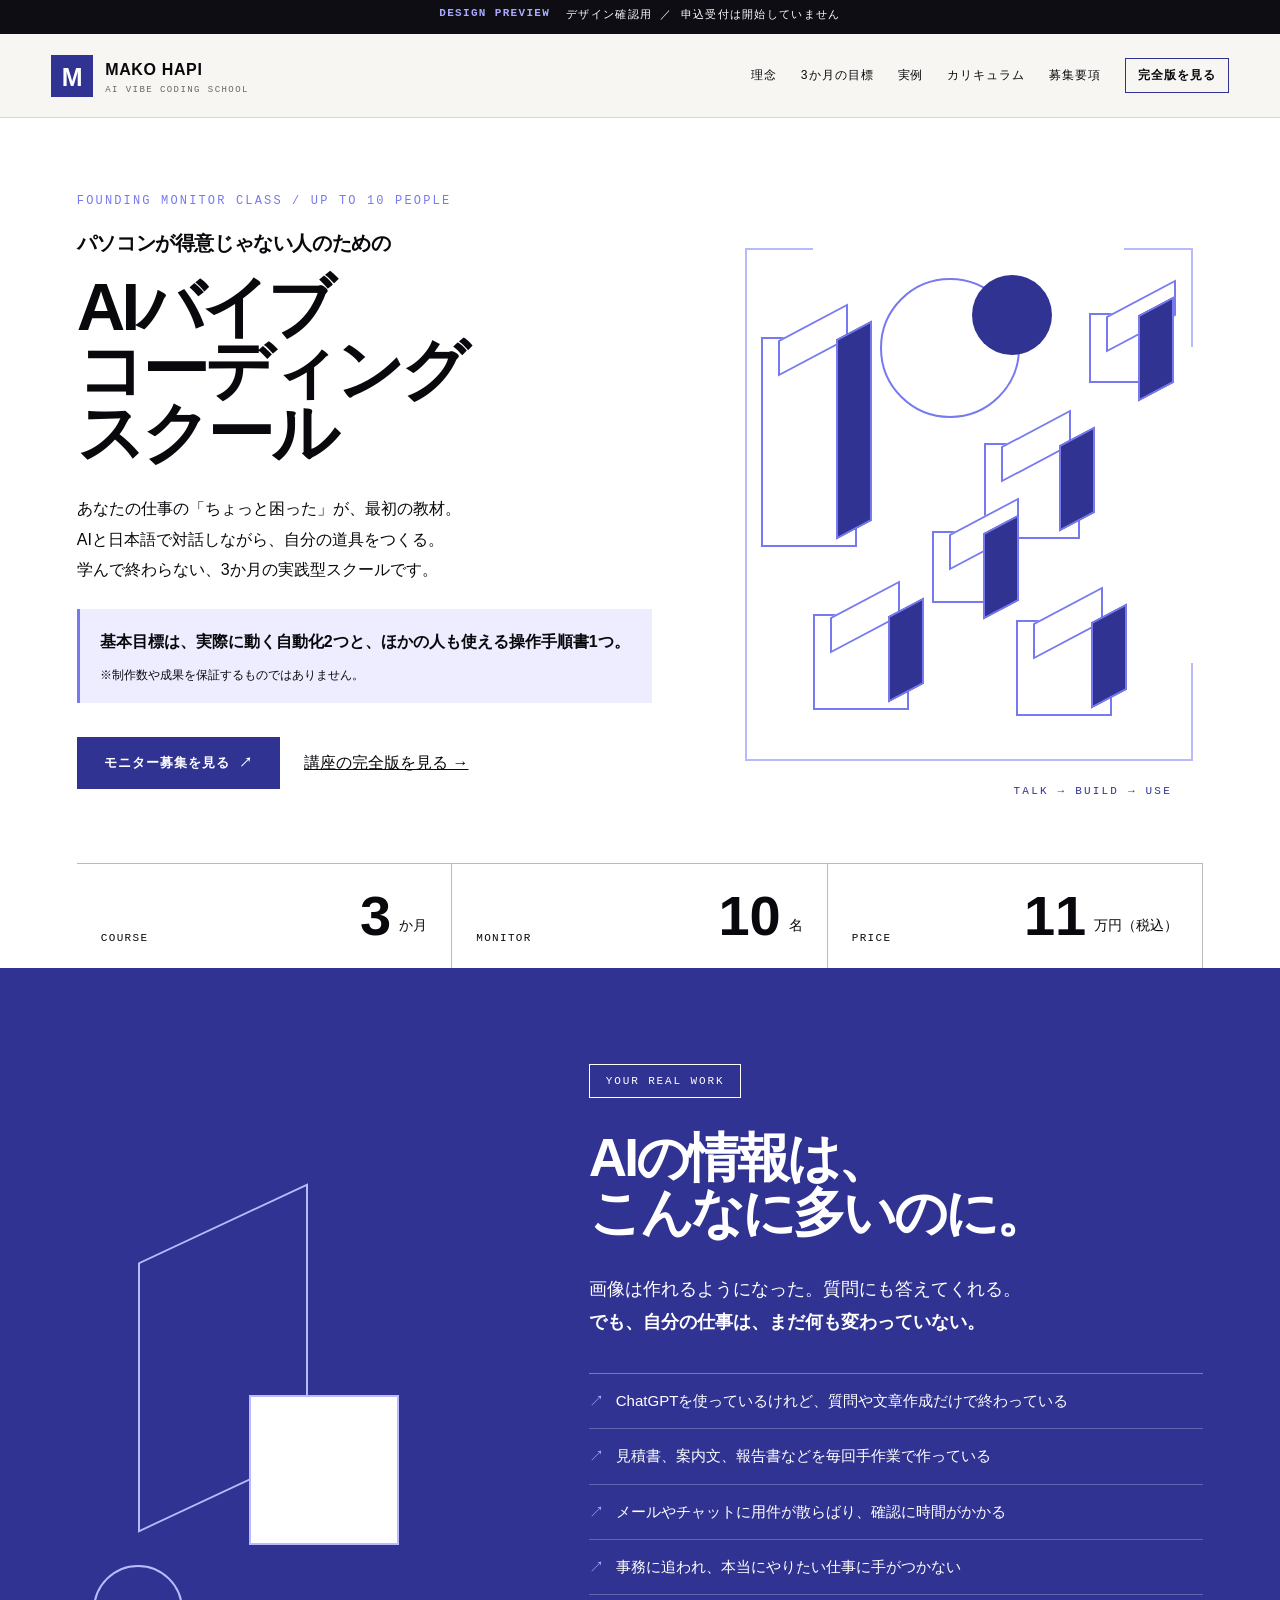
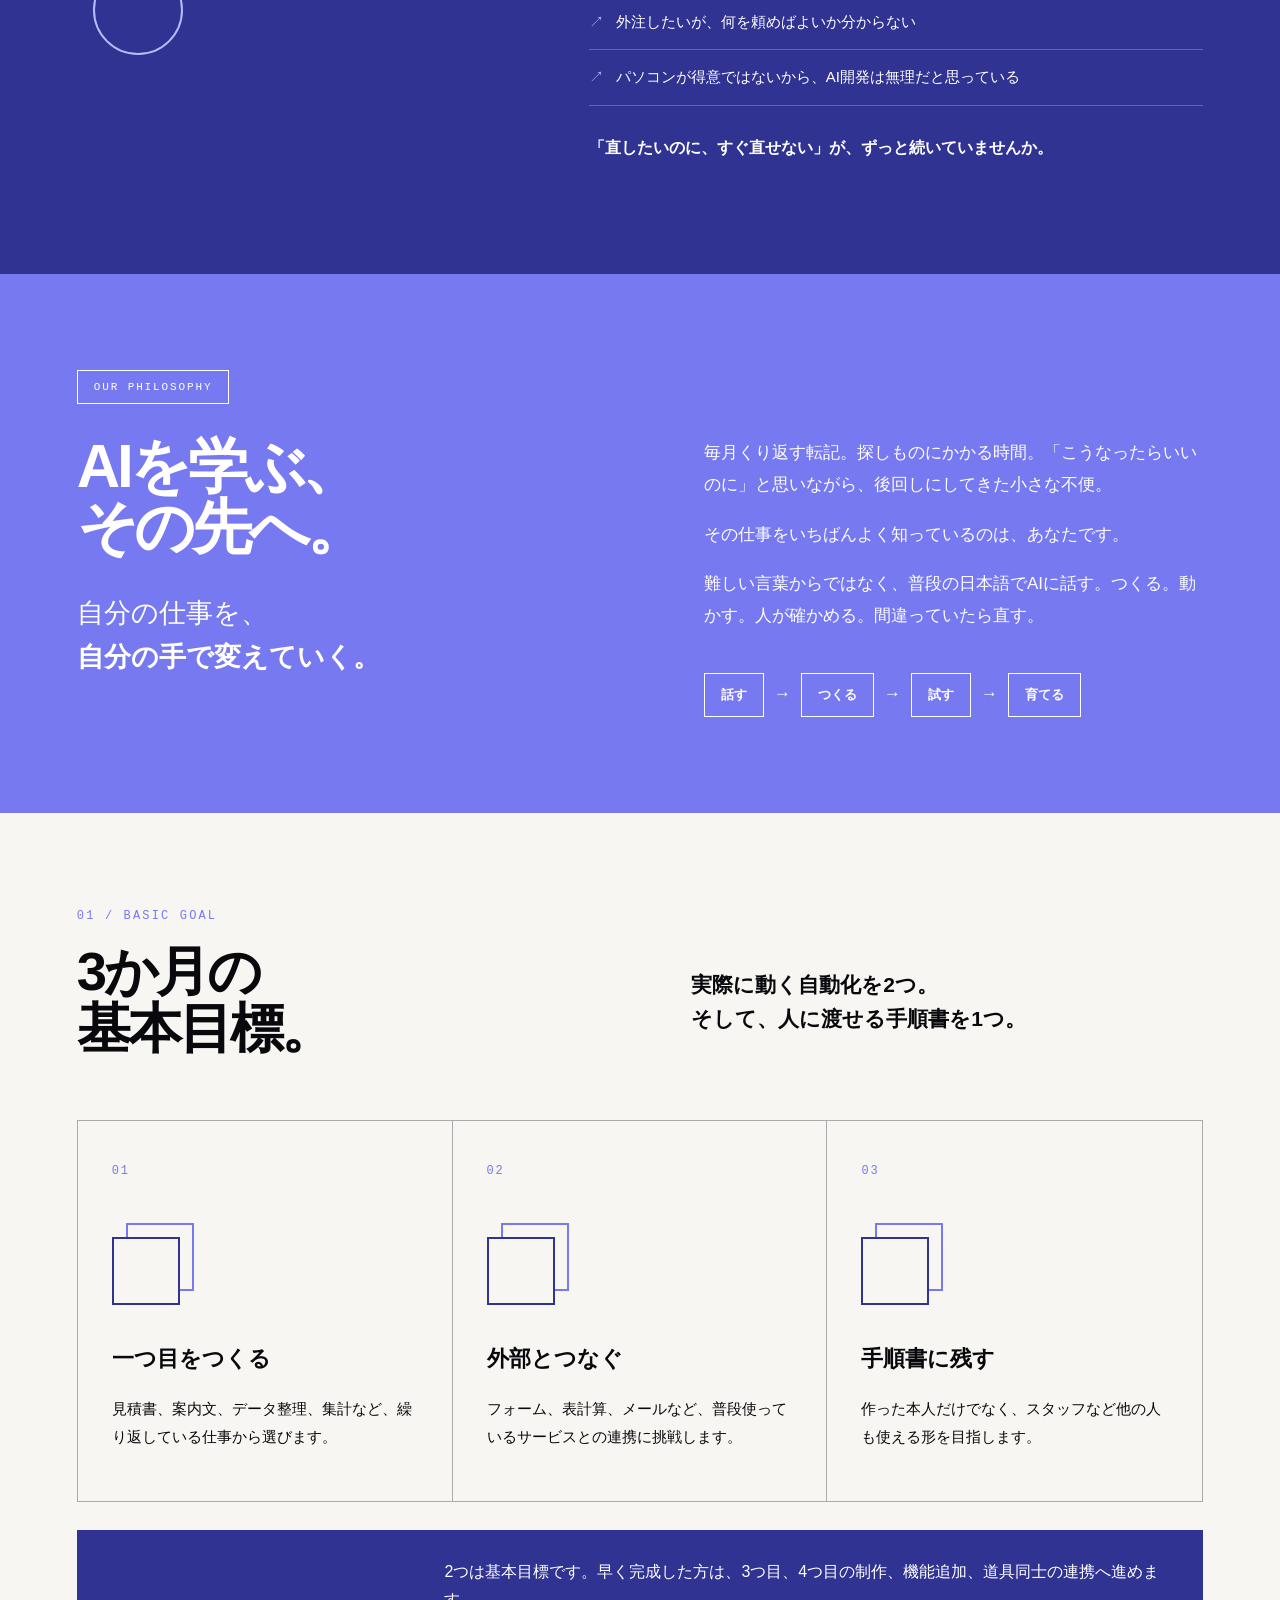
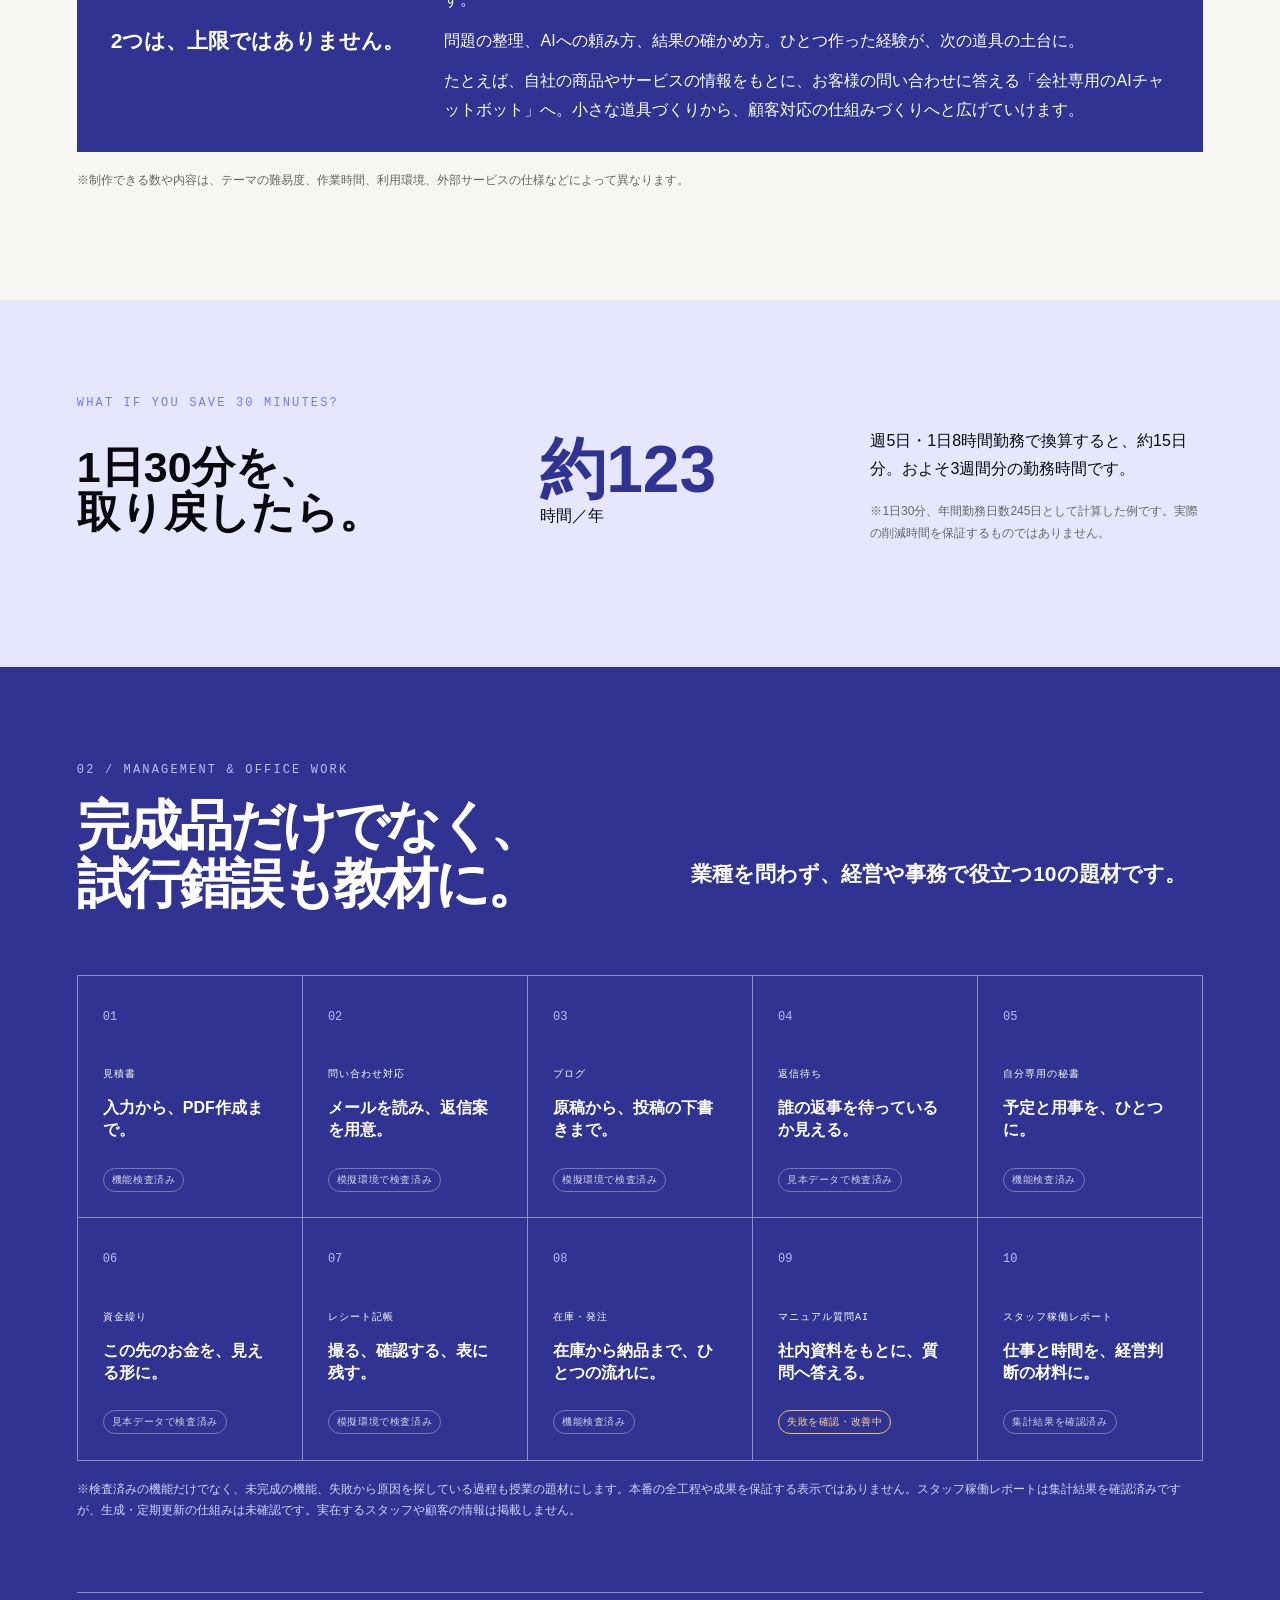
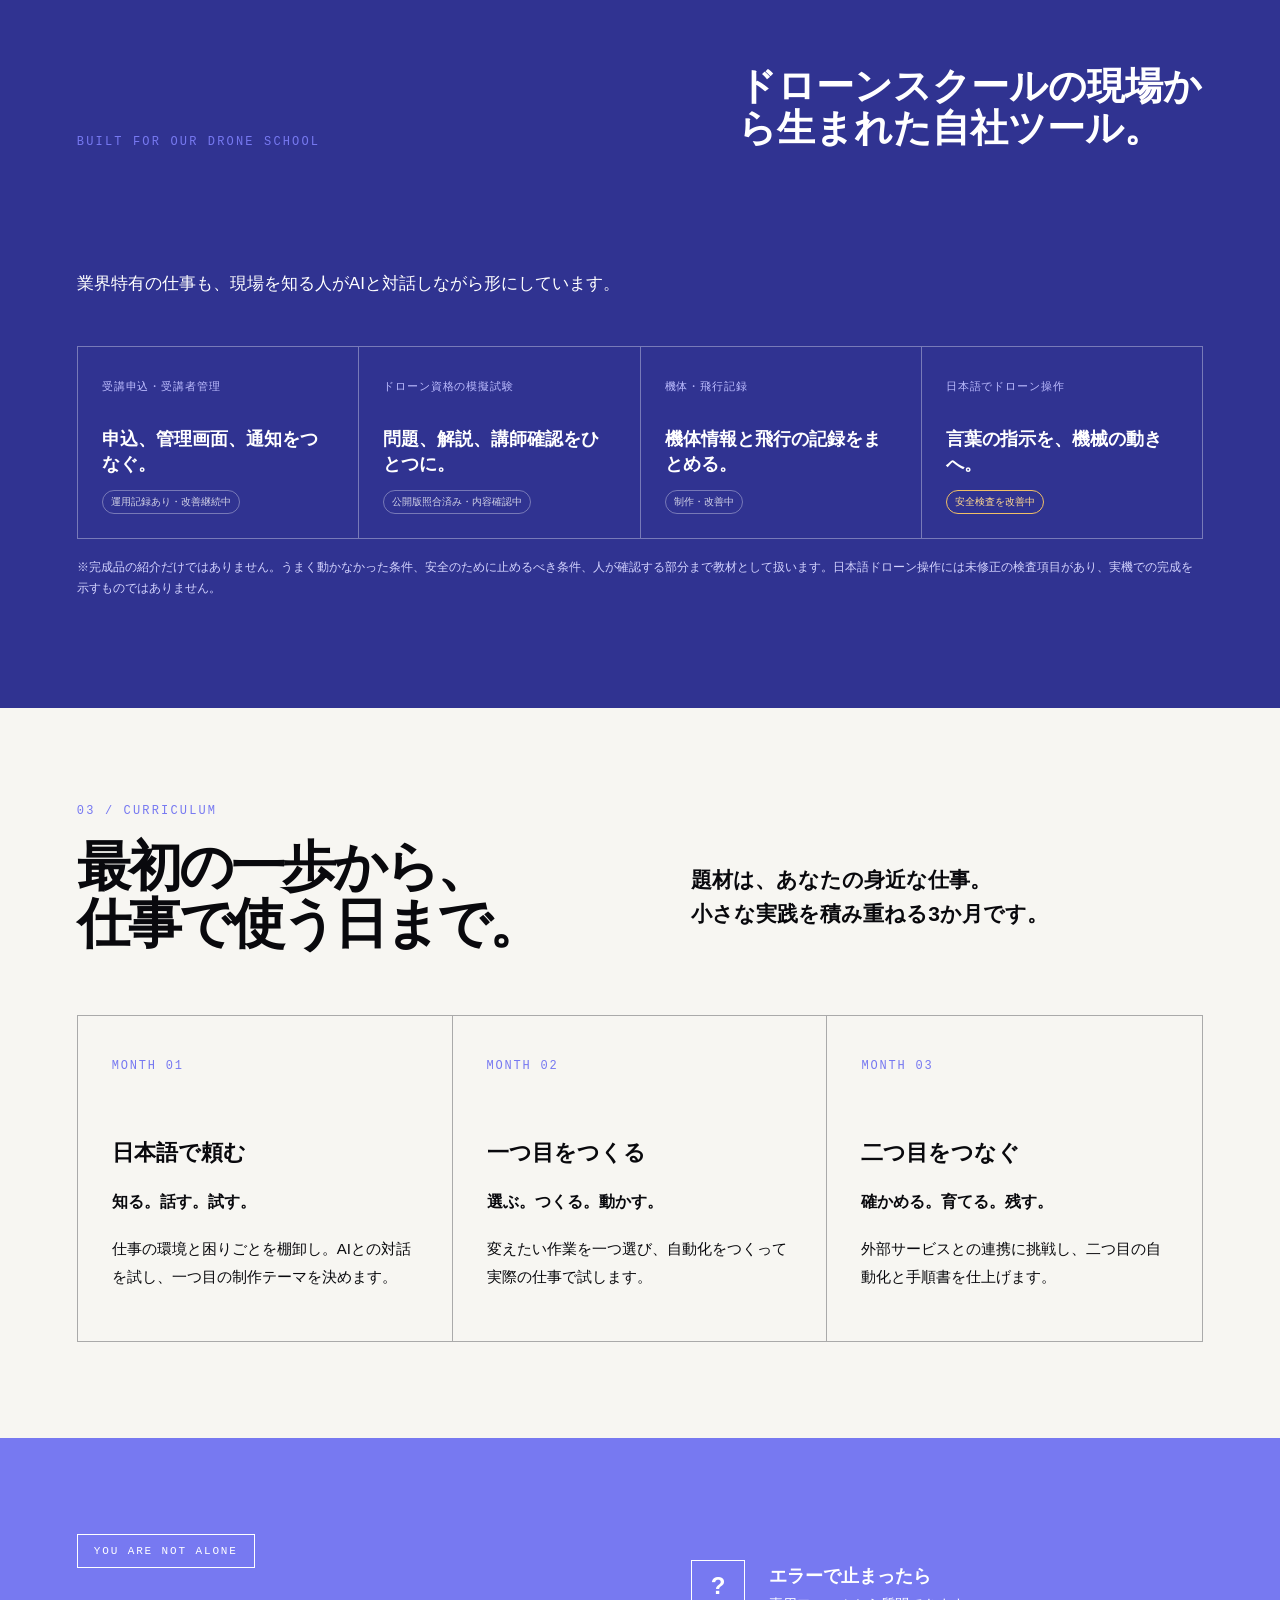
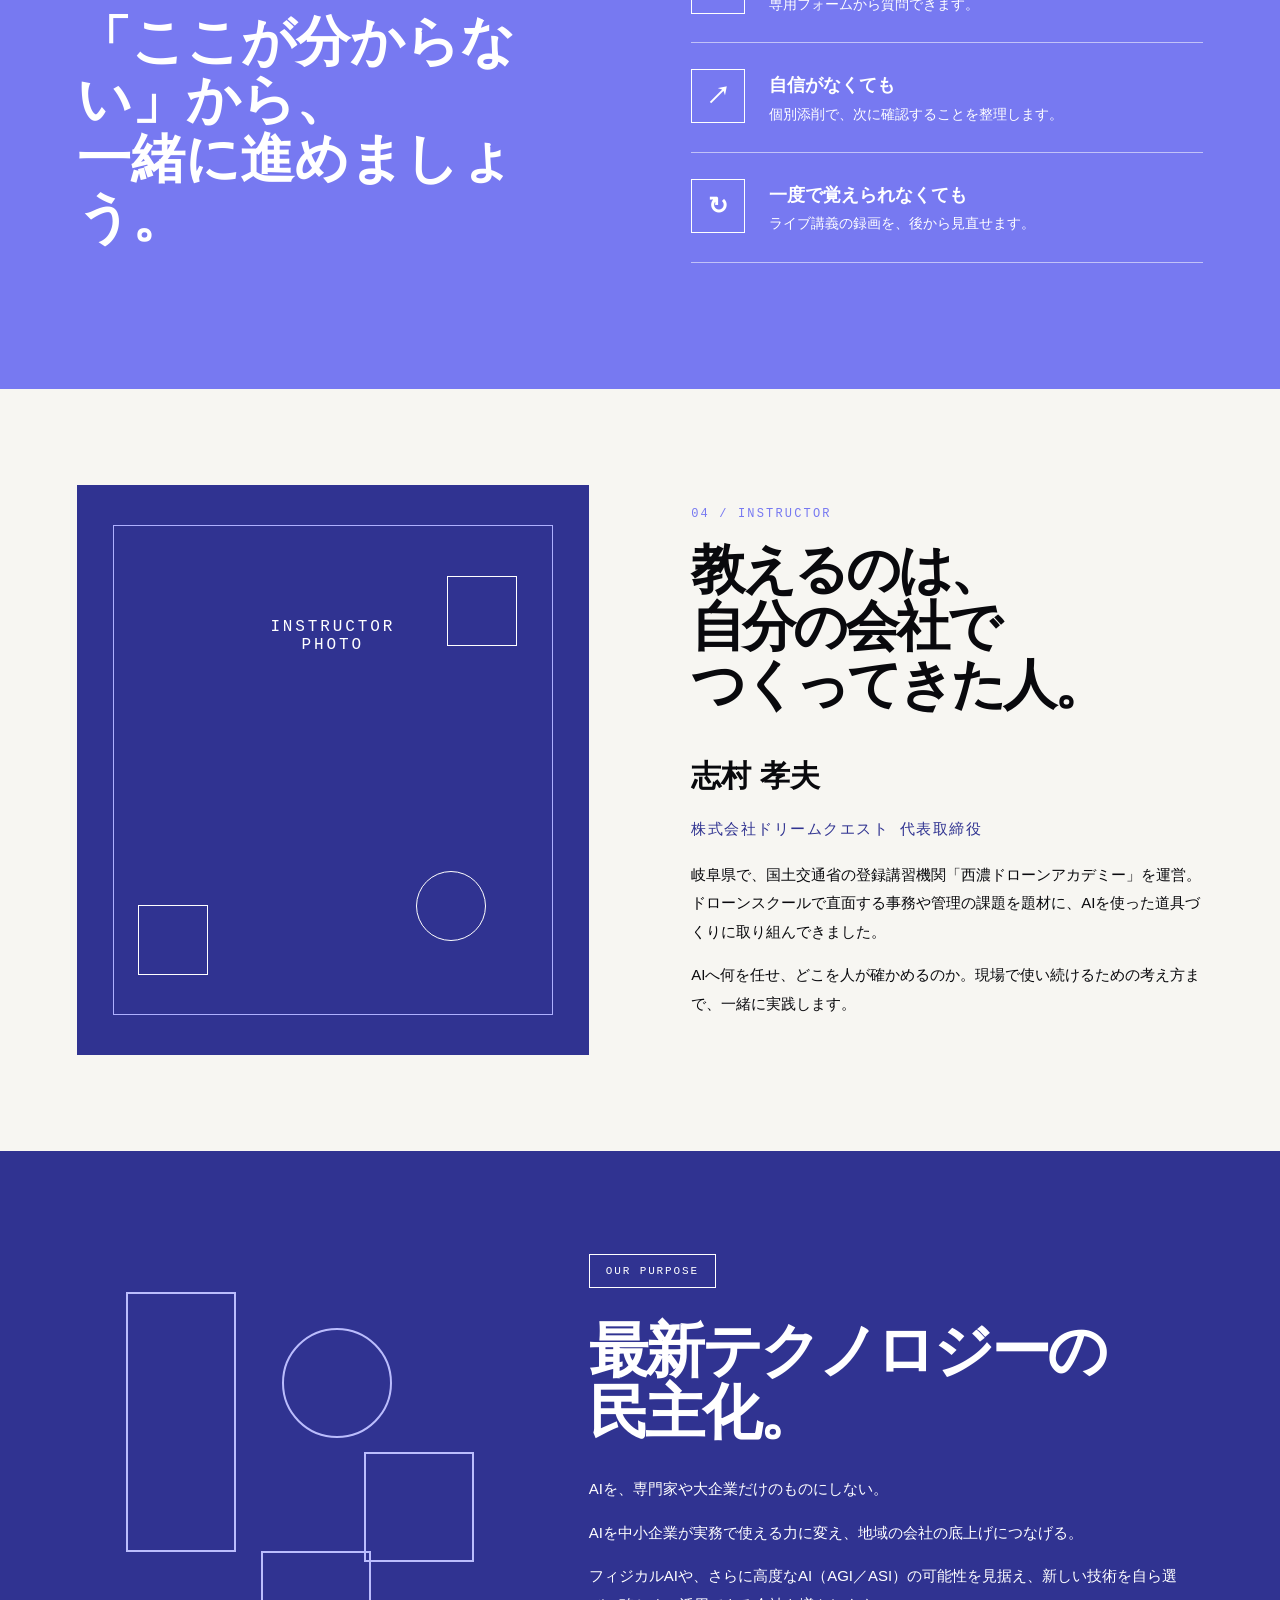
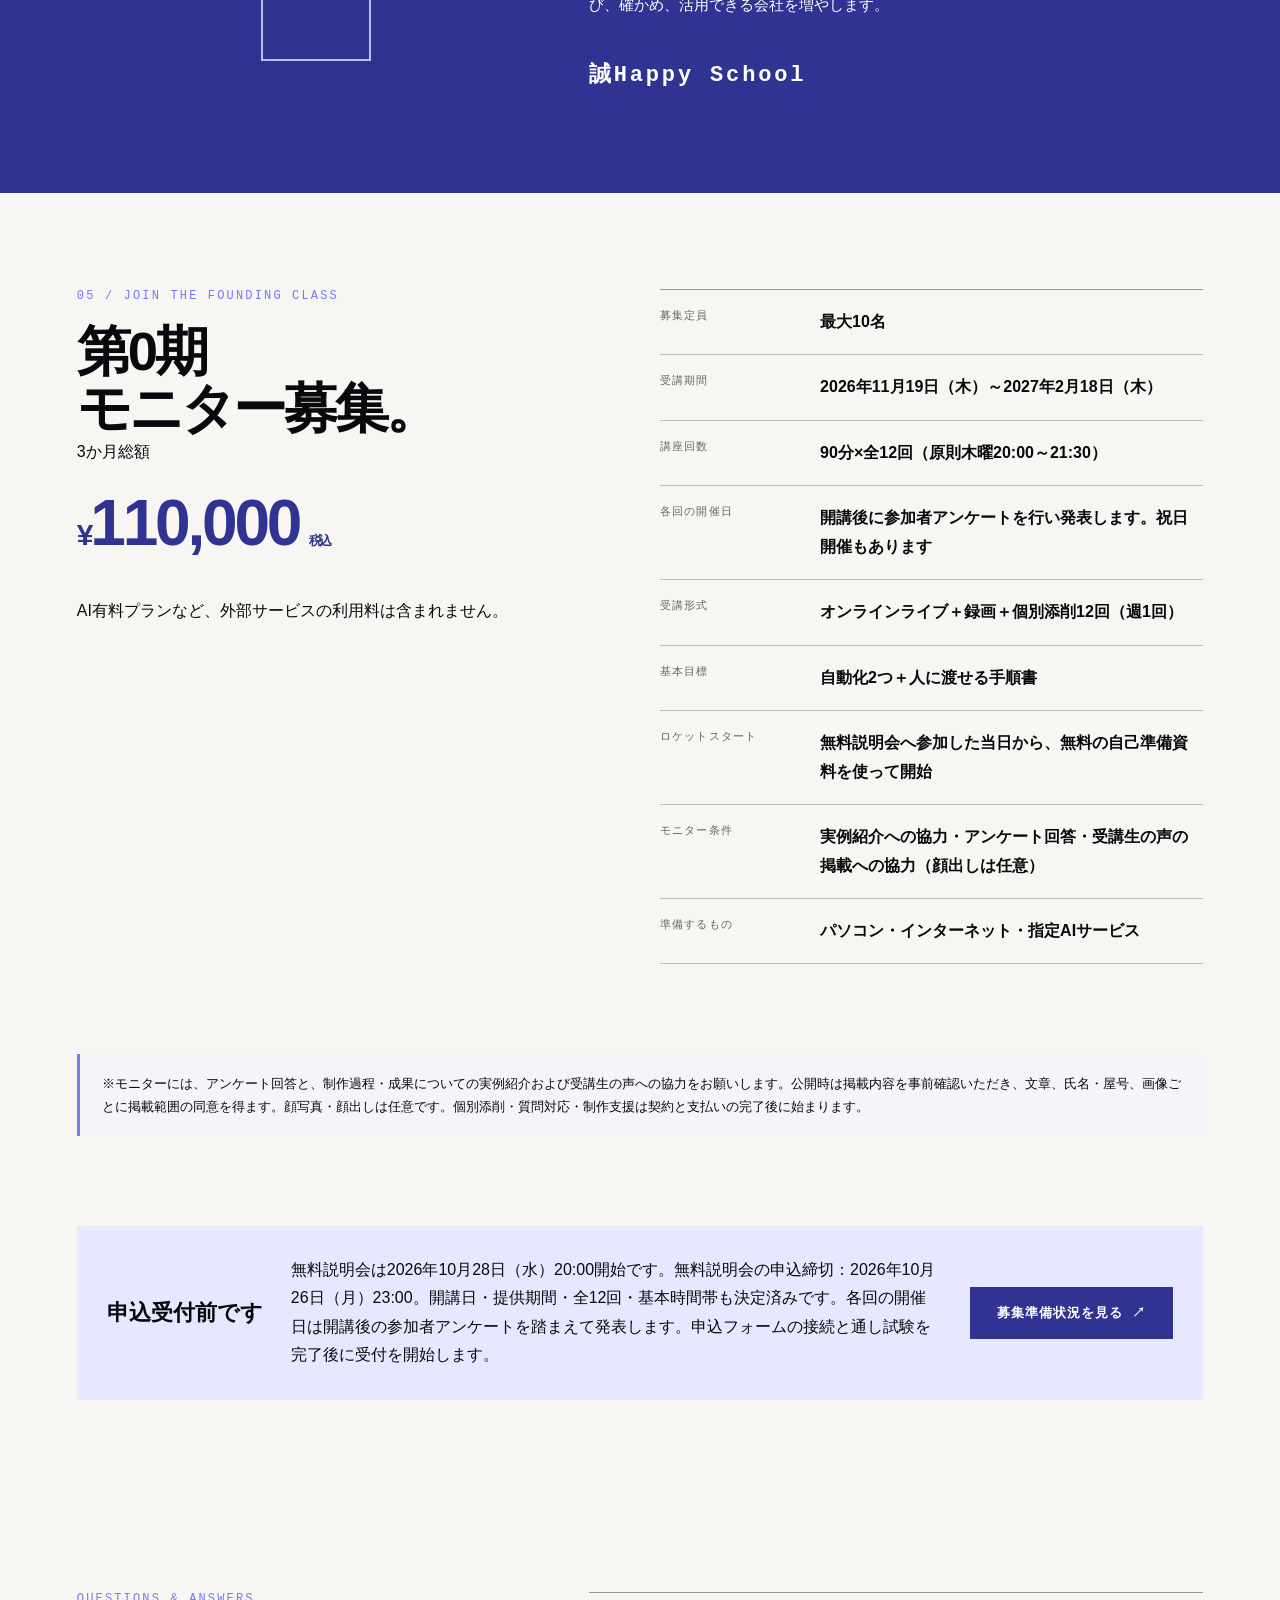
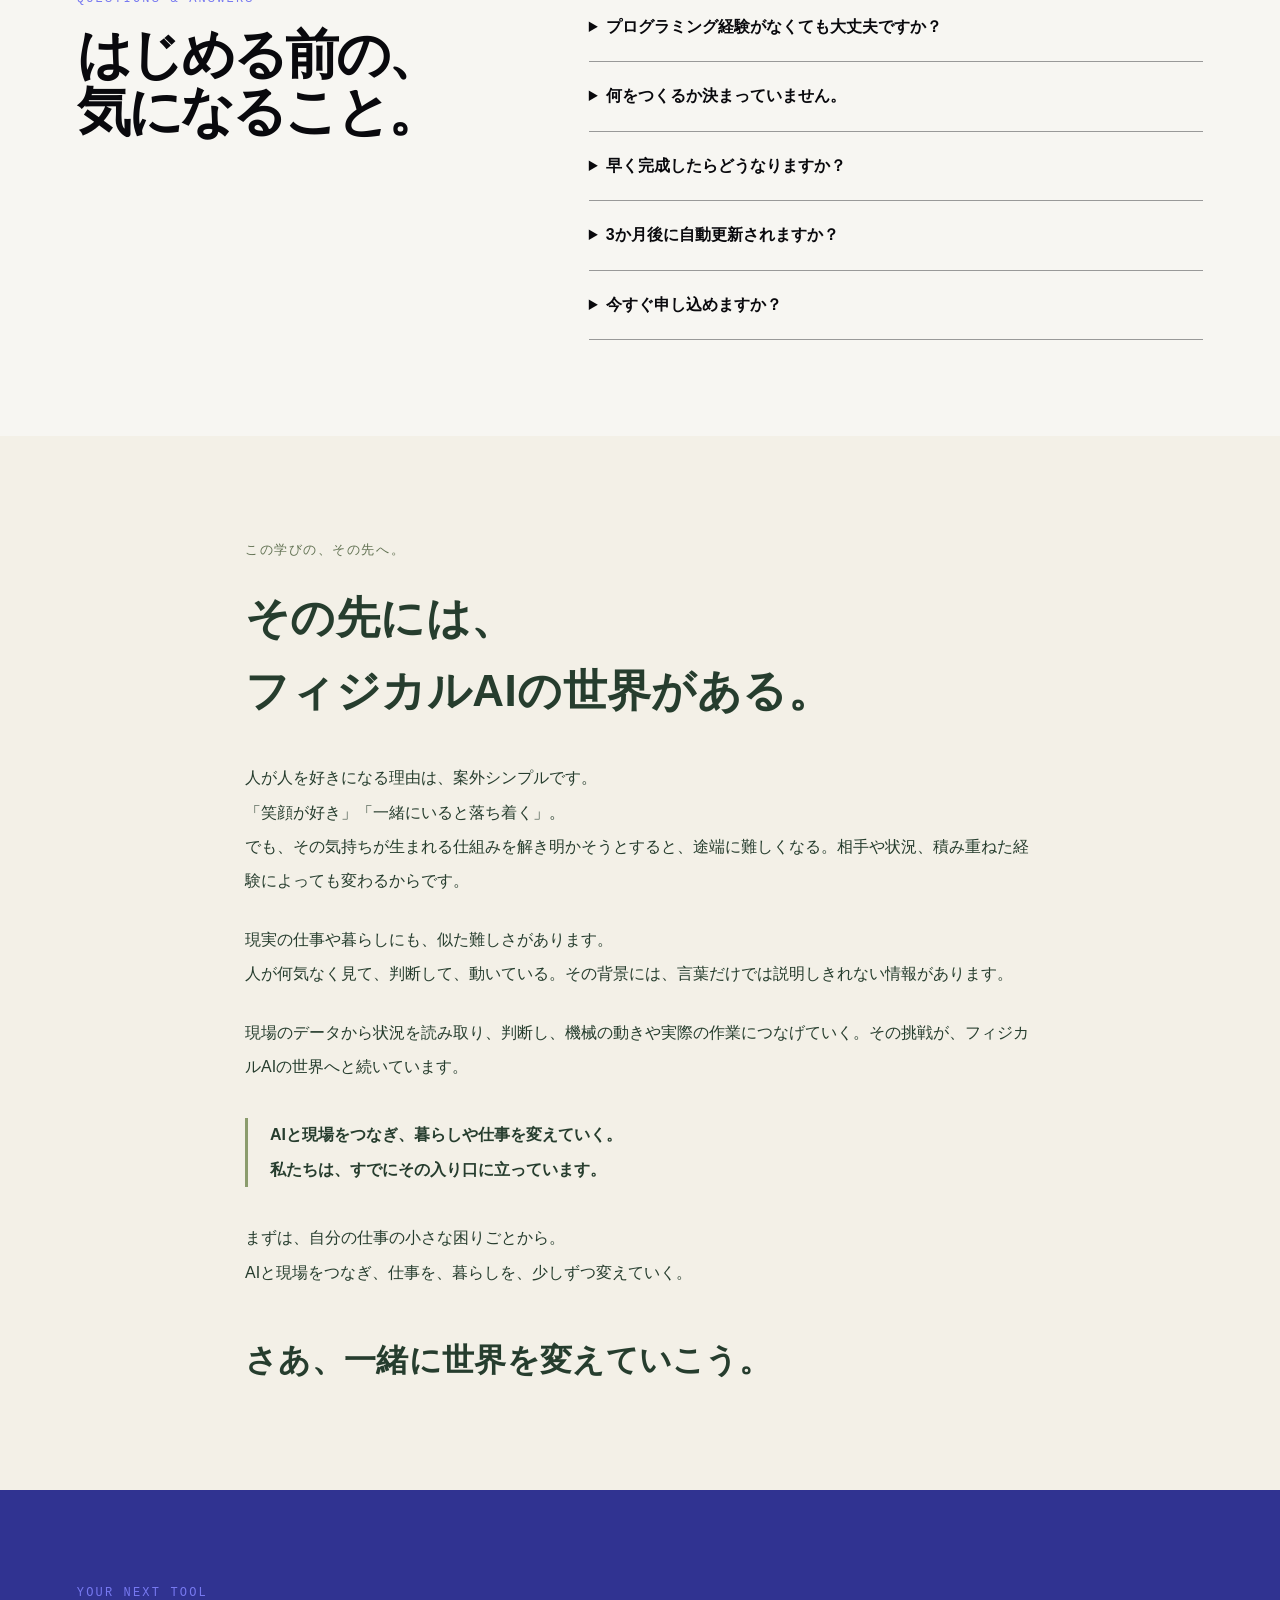
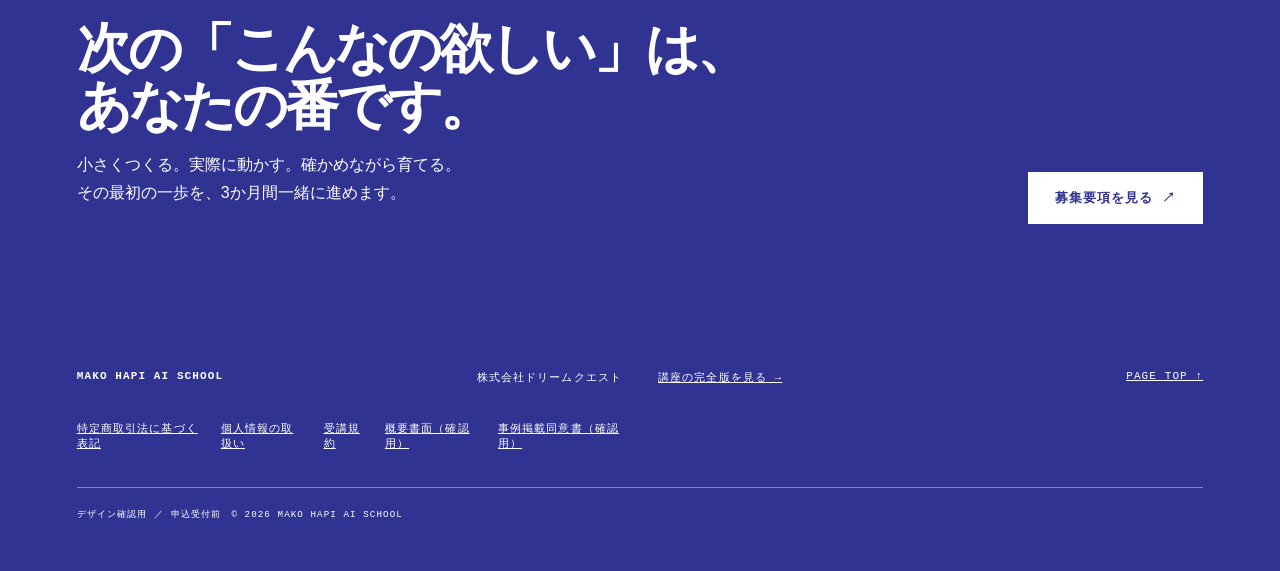
<file: index.html>
<!doctype html>
<html lang="ja">
<head>
  <meta charset="utf-8">
  <meta name="viewport" content="width=device-width,initial-scale=1">
  <meta name="robots" content="noindex,nofollow">
  <meta name="description" content="パソコンが得意じゃない人が、自分の仕事を題材にAIと道具をつくる3か月の実践型スクール。">
  <title>まこハピAIバイブコーディングschool｜AIバイブコーディングスクール</title>
  <link rel="stylesheet" href="design.css">
</head>
<body id="top">
  <a class="skip" href="#main">本文へ移動</a>
  <div class="preview-bar"><b>DESIGN PREVIEW</b><span>デザイン確認用 ／ 申込受付は開始していません</span></div>
  <header class="site-header">
    <a class="logo" href="#top" aria-label="まこハピAIバイブコーディングschool トップ"><span class="logo-mark">M</span><span><b>MAKO HAPI</b><small>AI VIBE CODING SCHOOL</small></span></a>
    <button class="menu-button" aria-expanded="false" aria-controls="main-nav">MENU ＋</button>
    <nav id="main-nav" aria-label="メインナビゲーション"><a href="#vision">理念</a><a href="#goal">3か月の目標</a><a href="#cases">実例</a><a href="#curriculum">カリキュラム</a><a href="#requirements">募集要項</a><a class="page-switch" href="complete.html">完全版を見る</a></nav>
  </header>
  <main id="main">
    <section class="hero">
      <div class="hero-copy"><div class="kicker">FOUNDING MONITOR CLASS / UP TO 10 PEOPLE</div><h1><span>パソコンが得意じゃない人のための</span>AIバイブ<br>コーディング<br>スクール</h1><p>あなたの仕事の「ちょっと困った」が、最初の教材。<br>AIと日本語で対話しながら、自分の道具をつくる。<br>学んで終わらない、3か月の実践型スクールです。</p><p class="hero-goal">基本目標は、実際に動く自動化2つと、ほかの人も使える操作手順書1つ。<small>※制作数や成果を保証するものではありません。</small></p><div class="hero-links"><a class="button" href="#requirements" data-track="lp_hero_requirements">モニター募集を見る ↗</a><a href="complete.html" data-track="lp_hero_complete">講座の完全版を見る →</a></div></div>
      <div class="cube-stage" aria-hidden="true"><div class="frame"></div><div class="ring"></div><span class="cube c1"></span><span class="cube c2"></span><span class="cube c3"></span><span class="cube c4"></span><span class="cube c5"></span><span class="cube c6"></span><div class="stage-label">TALK → BUILD → USE</div></div>
      <div class="hero-facts"><div><small>COURSE</small><span class="fact-value"><b>3</b><em>か月</em></span></div><div><small>MONITOR</small><span class="fact-value"><b>10</b><em>名</em></span></div><div><small>PRICE</small><span class="fact-value"><b>11</b><em>万円（税込）</em></span></div></div>
    </section>
    <section class="pain dark-section">
      <div class="geo-figure" aria-hidden="true"><span></span><span></span><span></span></div>
      <div class="section-copy"><div class="outlined-label">YOUR REAL WORK</div><h2>AIの情報は、<br>こんなに多いのに。</h2><p class="lead">画像は作れるようになった。質問にも答えてくれる。<br><b>でも、自分の仕事は、まだ何も変わっていない。</b></p><ul class="arrow-list"><li>ChatGPTを使っているけれど、質問や文章作成だけで終わっている</li><li>見積書、案内文、報告書などを毎回手作業で作っている</li><li>メールやチャットに用件が散らばり、確認に時間がかかる</li><li>事務に追われ、本当にやりたい仕事に手がつかない</li><li>外注したいが、何を頼めばよいか分からない</li><li>パソコンが得意ではないから、AI開発は無理だと思っている</li></ul><p class="closing-line">「直したいのに、すぐ直せない」が、ずっと続いていませんか。</p></div>
    </section>
    <section class="vision violet-section" id="vision">
      <div><div class="outlined-label">OUR PHILOSOPHY</div><h2>AIを学ぶ、<br>その先へ。</h2><p class="vision-statement">自分の仕事を、<br><b>自分の手で変えていく。</b></p></div>
      <div class="vision-copy"><p>毎月くり返す転記。探しものにかかる時間。「こうなったらいいのに」と思いながら、後回しにしてきた小さな不便。</p><p>その仕事をいちばんよく知っているのは、あなたです。</p><p>難しい言葉からではなく、普段の日本語でAIに話す。つくる。動かす。人が確かめる。間違っていたら直す。</p><div class="process"><span>話す</span><i>→</i><span>つくる</span><i>→</i><span>試す</span><i>→</i><span>育てる</span></div></div>
    </section>
    <section class="goal white-section" id="goal">
      <div class="section-title-row"><div><div class="eyebrow">01 / BASIC GOAL</div><h2>3か月の<br>基本目標。</h2></div><p>実際に動く自動化を2つ。<br>そして、人に渡せる手順書を1つ。</p></div>
      <div class="goal-grid"><article><span>01</span><div class="mini-cube"></div><h3>一つ目をつくる</h3><p>見積書、案内文、データ整理、集計など、繰り返している仕事から選びます。</p></article><article><span>02</span><div class="mini-cube"></div><h3>外部とつなぐ</h3><p>フォーム、表計算、メールなど、普段使っているサービスとの連携に挑戦します。</p></article><article><span>03</span><div class="mini-cube"></div><h3>手順書に残す</h3><p>作った本人だけでなく、スタッフなど他の人も使える形を目指します。</p></article></div>
      <div class="fast-track"><b>2つは、上限ではありません。</b><div><p>2つは基本目標です。早く完成した方は、3つ目、4つ目の制作、機能追加、道具同士の連携へ進めます。</p><p>問題の整理、AIへの頼み方、結果の確かめ方。ひとつ作った経験が、次の道具の土台に。</p><p>たとえば、自社の商品やサービスの情報をもとに、お客様の問い合わせに答える「会社専用のAIチャットボット」へ。小さな道具づくりから、顧客対応の仕組みづくりへと広げていけます。</p></div></div><p class="annotation">※制作できる数や内容は、テーマの難易度、作業時間、利用環境、外部サービスの仕様などによって異なります。</p>
    </section>
    <section class="time-band"><div><div class="eyebrow">WHAT IF YOU SAVE 30 MINUTES?</div><h2>1日30分を、<br>取り戻したら。</h2></div><div class="time-number"><b>約123</b><span>時間／年</span></div><div><p>週5日・1日8時間勤務で換算すると、約15日分。およそ3週間分の勤務時間です。</p><p class="annotation">※1日30分、年間勤務日数245日として計算した例です。実際の削減時間を保証するものではありません。</p></div></section>
    <section class="cases dark-section" id="cases">
      <div class="section-title-row light"><div><div class="eyebrow">02 / MANAGEMENT &amp; OFFICE WORK</div><h2 class="cases-title"><span>完成品だけでなく、</span><span>試行錯誤も教材に。</span></h2></div><p>業種を問わず、経営や事務で役立つ10の題材です。</p></div>
      <div class="cases-grid"><article><b>01</b><span>見積書</span><h3>入力から、PDF作成まで。</h3><em>機能検査済み</em></article><article><b>02</b><span>問い合わせ対応</span><h3>メールを読み、返信案を用意。</h3><em>模擬環境で検査済み</em></article><article><b>03</b><span>ブログ</span><h3>原稿から、投稿の下書きまで。</h3><em>模擬環境で検査済み</em></article><article><b>04</b><span>返信待ち</span><h3>誰の返事を待っているか見える。</h3><em>見本データで検査済み</em></article><article><b>05</b><span>自分専用の秘書</span><h3>予定と用事を、ひとつに。</h3><em>機能検査済み</em></article><article><b>06</b><span>資金繰り</span><h3>この先のお金を、見える形に。</h3><em>見本データで検査済み</em></article><article><b>07</b><span>レシート記帳</span><h3>撮る、確認する、表に残す。</h3><em>模擬環境で検査済み</em></article><article><b>08</b><span>在庫・発注</span><h3>在庫から納品まで、ひとつの流れに。</h3><em>機能検査済み</em></article><article><b>09</b><span>マニュアル質問AI</span><h3>社内資料をもとに、質問へ答える。</h3><em class="case-status-progress">失敗を確認・改善中</em></article><article><b>10</b><span>スタッフ稼働レポート</span><h3>仕事と時間を、経営判断の材料に。</h3><em>集計結果を確認済み</em></article></div><p class="annotation light-note">※検査済みの機能だけでなく、未完成の機能、失敗から原因を探している過程も授業の題材にします。本番の全工程や成果を保証する表示ではありません。スタッフ稼働レポートは集計結果を確認済みですが、生成・定期更新の仕組みは未確認です。実在するスタッフや顧客の情報は掲載しません。</p>
      <div class="industry-examples"><div class="industry-heading"><div class="eyebrow">BUILT FOR OUR DRONE SCHOOL</div><h3>ドローンスクールの現場から生まれた自社ツール。</h3><p>業界特有の仕事も、現場を知る人がAIと対話しながら形にしています。</p></div><div class="industry-grid"><article><span>受講申込・受講者管理</span><h4>申込、管理画面、通知をつなぐ。</h4><em>運用記録あり・改善継続中</em></article><article><span>ドローン資格の模擬試験</span><h4>問題、解説、講師確認をひとつに。</h4><em>公開版照合済み・内容確認中</em></article><article><span>機体・飛行記録</span><h4>機体情報と飛行の記録をまとめる。</h4><em>制作・改善中</em></article><article><span>日本語でドローン操作</span><h4>言葉の指示を、機械の動きへ。</h4><em class="case-status-progress">安全検査を改善中</em></article></div><p class="annotation light-note">※完成品の紹介だけではありません。うまく動かなかった条件、安全のために止めるべき条件、人が確認する部分まで教材として扱います。日本語ドローン操作には未修正の検査項目があり、実機での完成を示すものではありません。</p></div>
    </section>
    <section class="curriculum white-section" id="curriculum">
      <div class="section-title-row"><div><div class="eyebrow">03 / CURRICULUM</div><h2>最初の一歩から、<br>仕事で使う日まで。</h2></div><p>題材は、あなたの身近な仕事。<br>小さな実践を積み重ねる3か月です。</p></div>
      <div class="months"><article><span>MONTH 01</span><h3>日本語で頼む</h3><b>知る。話す。試す。</b><p>仕事の環境と困りごとを棚卸し。AIとの対話を試し、一つ目の制作テーマを決めます。</p></article><article><span>MONTH 02</span><h3>一つ目をつくる</h3><b>選ぶ。つくる。動かす。</b><p>変えたい作業を一つ選び、自動化をつくって実際の仕事で試します。</p></article><article><span>MONTH 03</span><h3>二つ目をつなぐ</h3><b>確かめる。育てる。残す。</b><p>外部サービスとの連携に挑戦し、二つ目の自動化と手順書を仕上げます。</p></article></div>
    </section>
    <section class="support violet-section"><div><div class="outlined-label">YOU ARE NOT ALONE</div><h2><span>「ここが分からない」から、</span><span>一緒に進めましょう。</span></h2></div><div class="support-list"><article><b>?</b><div><h3>エラーで止まったら</h3><p>専用フォームから質問できます。</p></div></article><article><b>↗</b><div><h3>自信がなくても</h3><p>個別添削で、次に確認することを整理します。</p></div></article><article><b>↻</b><div><h3>一度で覚えられなくても</h3><p>ライブ講義の録画を、後から見直せます。</p></div></article></div></section>
    <section class="instructor white-section"><div class="portrait-placeholder" aria-label="講師写真の掲載予定位置"><span>INSTRUCTOR<br>PHOTO</span><div class="portrait-cubes"><i></i><i></i><i></i></div></div><div class="instructor-copy"><div class="eyebrow">04 / INSTRUCTOR</div><h2>教えるのは、<br>自分の会社で<br>つくってきた人。</h2><h3>志村 孝夫</h3><p class="role">株式会社ドリームクエスト 代表取締役</p><p>岐阜県で、国土交通省の登録講習機関「西濃ドローンアカデミー」を運営。ドローンスクールで直面する事務や管理の課題を題材に、AIを使った道具づくりに取り組んできました。</p><p>AIへ何を任せ、どこを人が確かめるのか。現場で使い続けるための考え方まで、一緒に実践します。</p></div></section>
    <section class="purpose dark-section"><div class="purpose-mark" aria-hidden="true"><span></span><span></span><span></span><span></span></div><div><div class="outlined-label">OUR PURPOSE</div><h2>最新テクノロジーの<br>民主化。</h2><p>AIを、専門家や大企業だけのものにしない。</p><p>AIを中小企業が実務で使える力に変え、地域の会社の底上げにつなげる。</p><p>フィジカルAIや、さらに高度なAI（AGI／ASI）の可能性を見据え、新しい技術を自ら選び、確かめ、活用できる会社を増やします。</p><div class="purpose-sign">誠Happy School</div></div></section>
    <section class="requirements white-section" id="requirements">
      <div class="price-side"><div class="eyebrow">05 / JOIN THE FOUNDING CLASS</div><h2>第0期<br>モニター募集。</h2><span>3か月総額</span><div class="price"><small>¥</small>110,000<em>税込</em></div><p>AI有料プランなど、外部サービスの利用料は含まれません。</p></div>
      <dl><div><dt>募集定員</dt><dd>最大10名</dd></div><div><dt>受講期間</dt><dd>2026年11月19日（木）～2027年2月18日（木）</dd></div><div><dt>講座回数</dt><dd>90分×全12回（原則木曜20:00～21:30）</dd></div><div><dt>各回の開催日</dt><dd>開講後に参加者アンケートを行い発表します。祝日開催もあります</dd></div><div><dt>受講形式</dt><dd>オンラインライブ＋録画＋個別添削12回（週1回）</dd></div><div><dt>基本目標</dt><dd>自動化2つ＋人に渡せる手順書</dd></div><div><dt>ロケットスタート</dt><dd>無料説明会へ参加した当日から、無料の自己準備資料を使って開始</dd></div><div><dt>モニター条件</dt><dd>実例紹介への協力・アンケート回答・受講生の声の掲載への協力（顔出しは任意）</dd></div><div><dt>準備するもの</dt><dd>パソコン・インターネット・指定AIサービス</dd></div></dl>
      <p class="consent-note">※モニターには、アンケート回答と、制作過程・成果についての実例紹介および受講生の声への協力をお願いします。公開時は掲載内容を事前確認いただき、文章、氏名・屋号、画像ごとに掲載範囲の同意を得ます。顔写真・顔出しは任意です。個別添削・質問対応・制作支援は契約と支払いの完了後に始まります。</p>
      <div class="requirements-note"><b>申込受付前です</b><p>無料説明会は2026年10月28日（水）20:00開始です。無料説明会の申込締切：2026年10月26日（月）23:00。開講日・提供期間・全12回・基本時間帯も決定済みです。各回の開催日は開講後の参加者アンケートを踏まえて発表します。申込フォームの接続と通し試験を完了後に受付を開始します。</p><button class="button" id="apply-button" data-track="lp_preview_status">募集準備状況を見る ↗</button></div>
    </section>
    <section class="faq white-section"><div><div class="eyebrow">QUESTIONS & ANSWERS</div><h2>はじめる前の、<br>気になること。</h2></div><div><details><summary>プログラミング経験がなくても大丈夫ですか？</summary><p>専門的なプログラミング経験は前提にしていません。日本語でAIに頼むところから始めます。文字入力やファイル保存などの基本操作は必要です。</p></details><details><summary>何をつくるか決まっていません。</summary><p>毎月繰り返している作業や、手間に感じていることを棚卸しするところから始めます。</p></details><details><summary>早く完成したらどうなりますか？</summary><p>2つは上限ではありません。3つ目以降の制作、機能追加、外部サービスとの連携へ進めます。</p></details><details><summary>3か月後に自動更新されますか？</summary><p>自動更新はありません。希望する方だけ、別途「卒業後サポート」へ申し込みます。</p></details><details><summary>今すぐ申し込めますか？</summary><p>現在はデザイン確認用です。日程・募集条件・必要書面を整えてから申込受付を開始します。</p></details></div></section>
    <section class="physical-vision" id="physical-ai" aria-labelledby="physical-ai-title"><div class="vision-reading">
      <p class="vision-label">この学びの、その先へ。</p>
      <h2 id="physical-ai-title">その先には、<br><span>フィジカルAIの</span><span>世界がある。</span></h2>
      <p>人が人を好きになる理由は、案外シンプルです。<br>「笑顔が好き」「一緒にいると落ち着く」。<br>でも、その気持ちが生まれる仕組みを解き明かそうとすると、途端に難しくなる。相手や状況、積み重ねた経験によっても変わるからです。</p>
      <p>現実の仕事や暮らしにも、似た難しさがあります。<br>人が何気なく見て、判断して、動いている。その背景には、言葉だけでは説明しきれない情報があります。</p>
      <p>現場のデータから状況を読み取り、判断し、機械の動きや実際の作業につなげていく。その挑戦が、フィジカルAIの世界へと続いています。</p>
      <p class="vision-threshold">AIと現場をつなぎ、暮らしや仕事を変えていく。<br>私たちは、すでにその入り口に立っています。</p>
      <p>まずは、自分の仕事の小さな困りごとから。<br>AIと現場をつなぎ、仕事を、暮らしを、少しずつ変えていく。</p>
      <p class="vision-invitation"><span>さあ、一緒に</span><span>世界を変えていこう。</span></p>
    </div></section>

    <section class="final-cta dark-section" id="entry"><div><div class="eyebrow">YOUR NEXT TOOL</div><h2>次の「こんなの欲しい」は、<br>あなたの番です。</h2><p>小さくつくる。実際に動かす。確かめながら育てる。<br>その最初の一歩を、3か月間一緒に進めます。</p></div><a class="button light-button" href="#requirements">募集要項を見る ↗</a></section>
  </main>
  <footer><div><b>MAKO HAPI AI SCHOOL</b><span>株式会社ドリームクエスト</span></div><div><a href="complete.html">講座の完全版を見る →</a><a href="#top">PAGE TOP ↑</a></div><div><a href="tokushoho.html">特定商取引法に基づく表記</a><a href="privacy.html">個人情報の取扱い</a><a href="terms.html">受講規約</a><a href="gaiyo_shomen.html">概要書面（確認用）</a><a href="monitor_consent.html">事例掲載同意書（確認用）</a></div><small>デザイン確認用 ／ 申込受付前　© 2026 MAKO HAPI AI SCHOOL</small></footer>
  <dialog id="preview-dialog"><div class="eyebrow">DESIGN PREVIEW</div><h2>申込受付は、まだ始まっていません。</h2><p>無料説明会は2026年10月28日（水）20:00開始です。無料説明会の申込締切：2026年10月26日（月）23:00。各回の開催日は開講後の参加者アンケートを踏まえて発表します。申込・決済導線の通し試験を終えてから受付を開始します。</p><p><a href="application-flow.html" data-track="lp_dialog_flow">申込準備の流れを見る →</a></p><form method="dialog"><button class="button">ページに戻る ↗</button></form></dialog>
  <script>
    const menuButton=document.querySelector('.menu-button'),navigation=document.querySelector('#main-nav');
    menuButton.addEventListener('click',()=>{const open=menuButton.getAttribute('aria-expanded')!=='true';menuButton.setAttribute('aria-expanded',String(open));navigation.classList.toggle('open',open);menuButton.textContent=open?'CLOSE −':'MENU ＋';});
    navigation.querySelectorAll('a').forEach(a=>a.addEventListener('click',()=>{navigation.classList.remove('open');menuButton.setAttribute('aria-expanded','false');menuButton.textContent='MENU ＋';}));
    const dialog=document.querySelector('#preview-dialog');document.querySelector('#apply-button').addEventListener('click',()=>dialog.showModal());
  </script>
  <script src="measurement.js"></script>
</body>
</html>
</file>
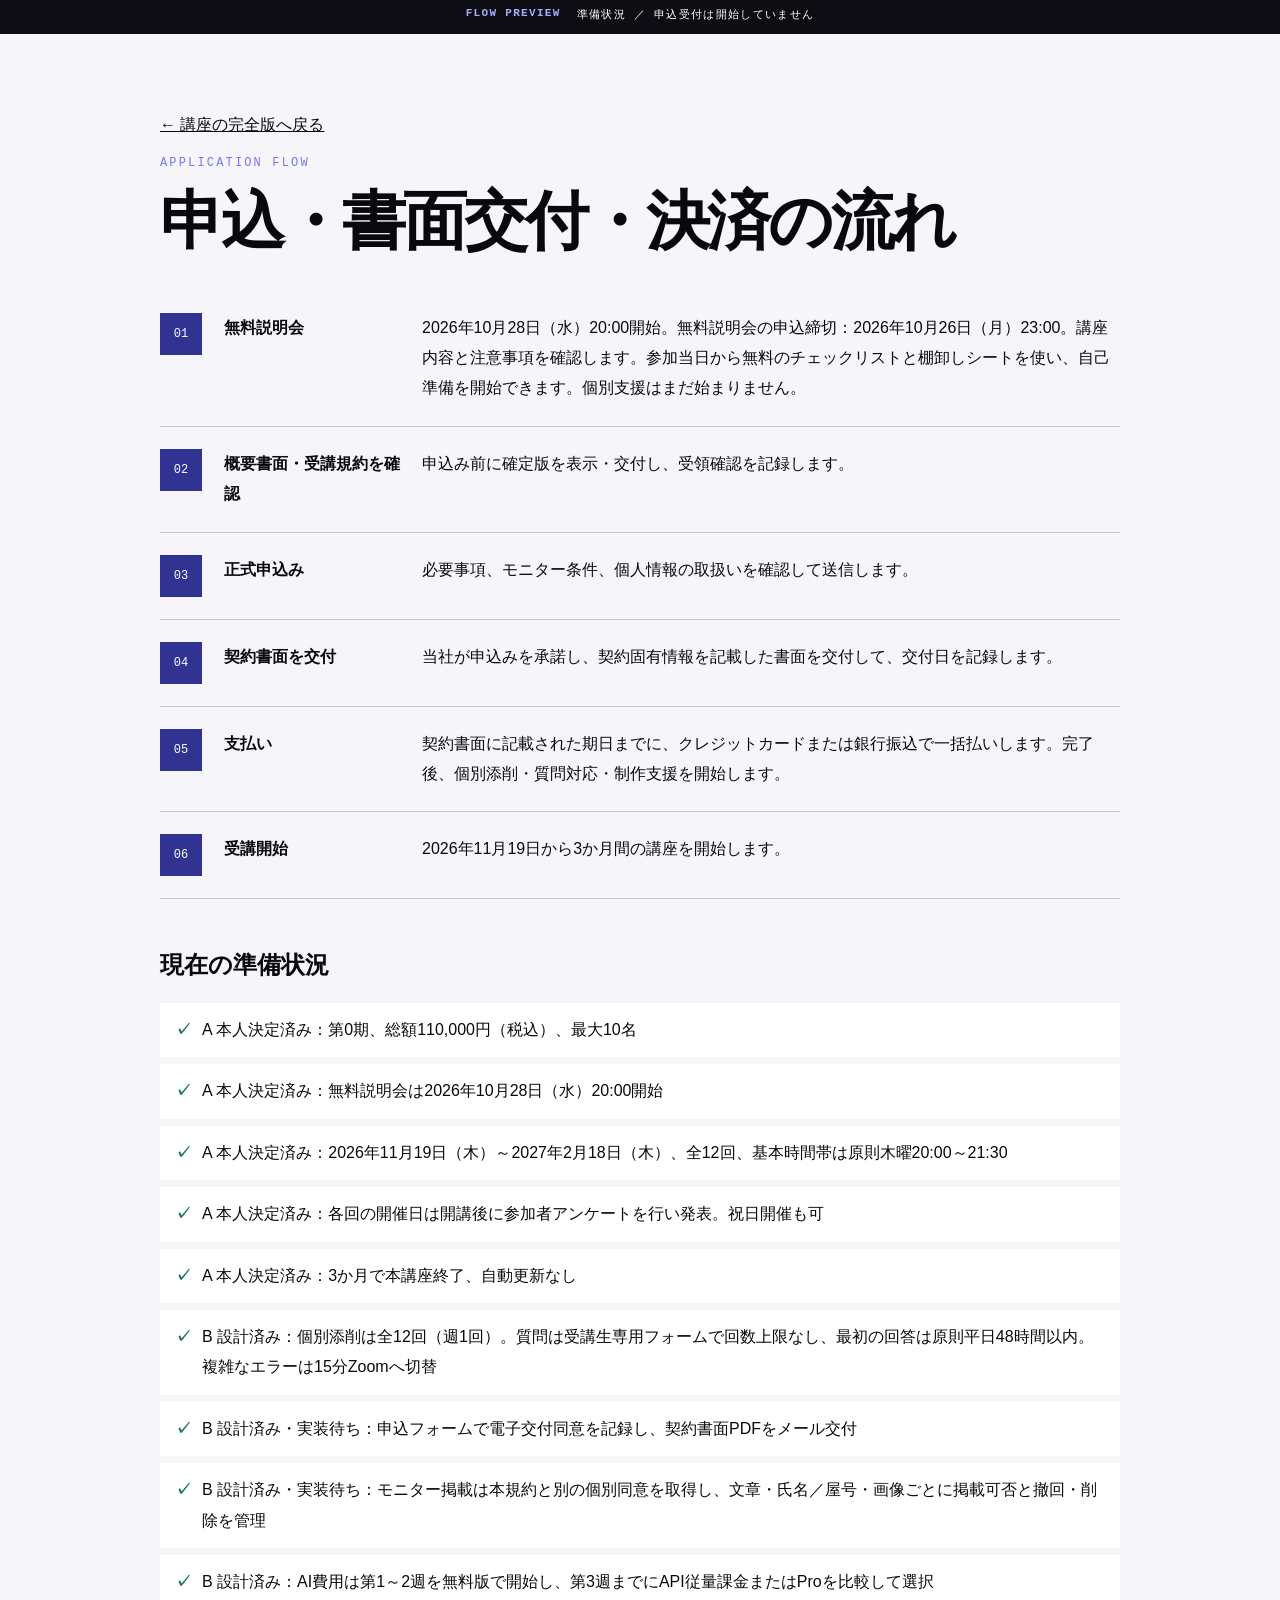
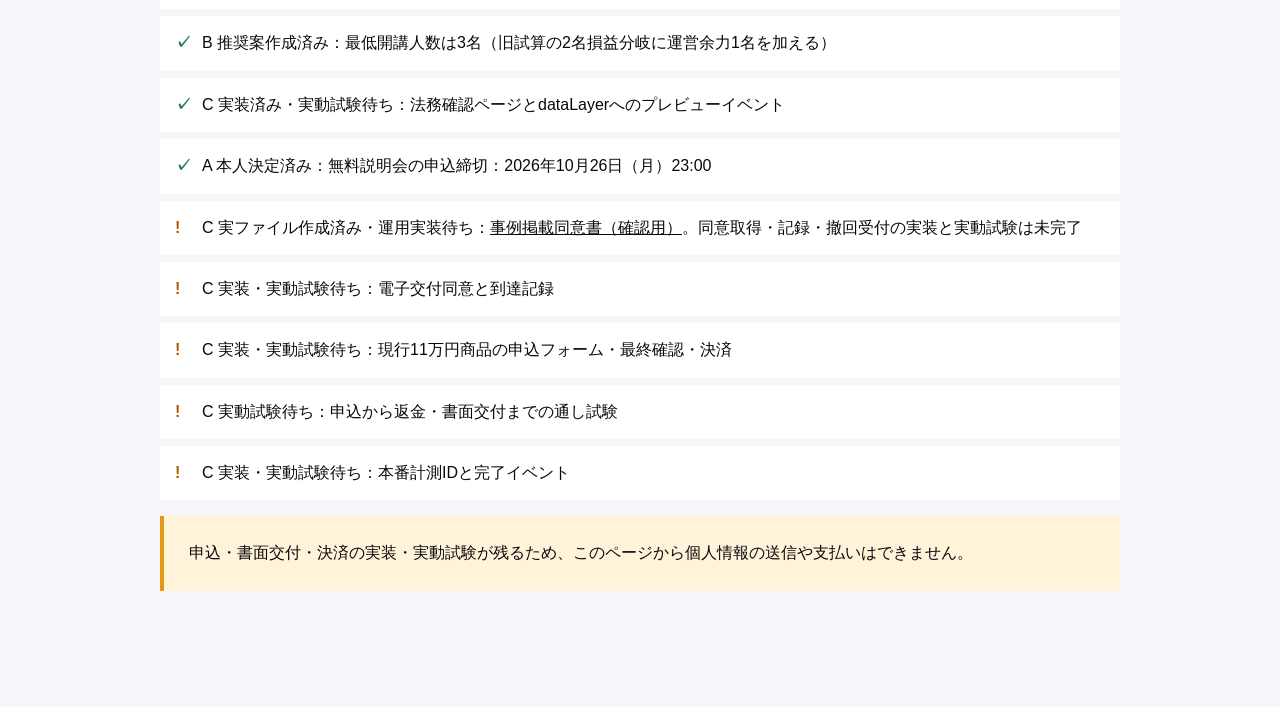
<file: application-flow.html>
<!doctype html>
<html lang="ja"><head><meta charset="utf-8"><meta name="viewport" content="width=device-width,initial-scale=1"><meta name="robots" content="noindex,nofollow"><title>申込準備の流れ｜まこハピAIバイブコーディングschool</title><link rel="stylesheet" href="design.css"></head>
<body class="legal-page"><div class="preview-bar"><b>FLOW PREVIEW</b><span>準備状況 ／ 申込受付は開始していません</span></div><main class="legal-wrap"><p><a href="complete.html">← 講座の完全版へ戻る</a></p><div class="eyebrow">APPLICATION FLOW</div><h1>申込・書面交付・決済の流れ</h1><ol class="flow-steps"><li><b>無料説明会</b><span>2026年10月28日（水）20:00開始。無料説明会の申込締切：2026年10月26日（月）23:00。講座内容と注意事項を確認します。参加当日から無料のチェックリストと棚卸しシートを使い、自己準備を開始できます。個別支援はまだ始まりません。</span></li><li><b>概要書面・受講規約を確認</b><span>申込み前に確定版を表示・交付し、受領確認を記録します。</span></li><li><b>正式申込み</b><span>必要事項、モニター条件、個人情報の取扱いを確認して送信します。</span></li><li><b>契約書面を交付</b><span>当社が申込みを承諾し、契約固有情報を記載した書面を交付して、交付日を記録します。</span></li><li><b>支払い</b><span>契約書面に記載された期日までに、クレジットカードまたは銀行振込で一括払いします。完了後、個別添削・質問対応・制作支援を開始します。</span></li><li><b>受講開始</b><span>2026年11月19日から3か月間の講座を開始します。</span></li></ol>
<h2>現在の準備状況</h2><ul class="status-list"><li class="done">A 本人決定済み：第0期、総額110,000円（税込）、最大10名</li><li class="done">A 本人決定済み：無料説明会は2026年10月28日（水）20:00開始</li><li class="done">A 本人決定済み：2026年11月19日（木）～2027年2月18日（木）、全12回、基本時間帯は原則木曜20:00～21:30</li><li class="done">A 本人決定済み：各回の開催日は開講後に参加者アンケートを行い発表。祝日開催も可</li><li class="done">A 本人決定済み：3か月で本講座終了、自動更新なし</li><li class="done">B 設計済み：個別添削は全12回（週1回）。質問は受講生専用フォームで回数上限なし、最初の回答は原則平日48時間以内。複雑なエラーは15分Zoomへ切替</li><li class="done">B 設計済み・実装待ち：申込フォームで電子交付同意を記録し、契約書面PDFをメール交付</li><li class="done">B 設計済み・実装待ち：モニター掲載は本規約と別の個別同意を取得し、文章・氏名／屋号・画像ごとに掲載可否と撤回・削除を管理</li><li class="done">B 設計済み：AI費用は第1～2週を無料版で開始し、第3週までにAPI従量課金またはProを比較して選択</li><li class="done">B 推奨案作成済み：最低開講人数は3名（旧試算の2名損益分岐に運営余力1名を加える）</li><li class="done">C 実装済み・実動試験待ち：法務確認ページとdataLayerへのプレビューイベント</li><li class="done">A 本人決定済み：無料説明会の申込締切：2026年10月26日（月）23:00</li><li class="pending">C 実ファイル作成済み・運用実装待ち：<a href="monitor_consent.html">事例掲載同意書（確認用）</a>。同意取得・記録・撤回受付の実装と実動試験は未完了</li><li class="pending">C 実装・実動試験待ち：電子交付同意と到達記録</li><li class="pending">C 実装・実動試験待ち：現行11万円商品の申込フォーム・最終確認・決済</li><li class="pending">C 実動試験待ち：申込から返金・書面交付までの通し試験</li><li class="pending">C 実装・実動試験待ち：本番計測IDと完了イベント</li></ul><p class="legal-alert">申込・書面交付・決済の実装・実動試験が残るため、このページから個人情報の送信や支払いはできません。</p>
</main></body></html>
</file>
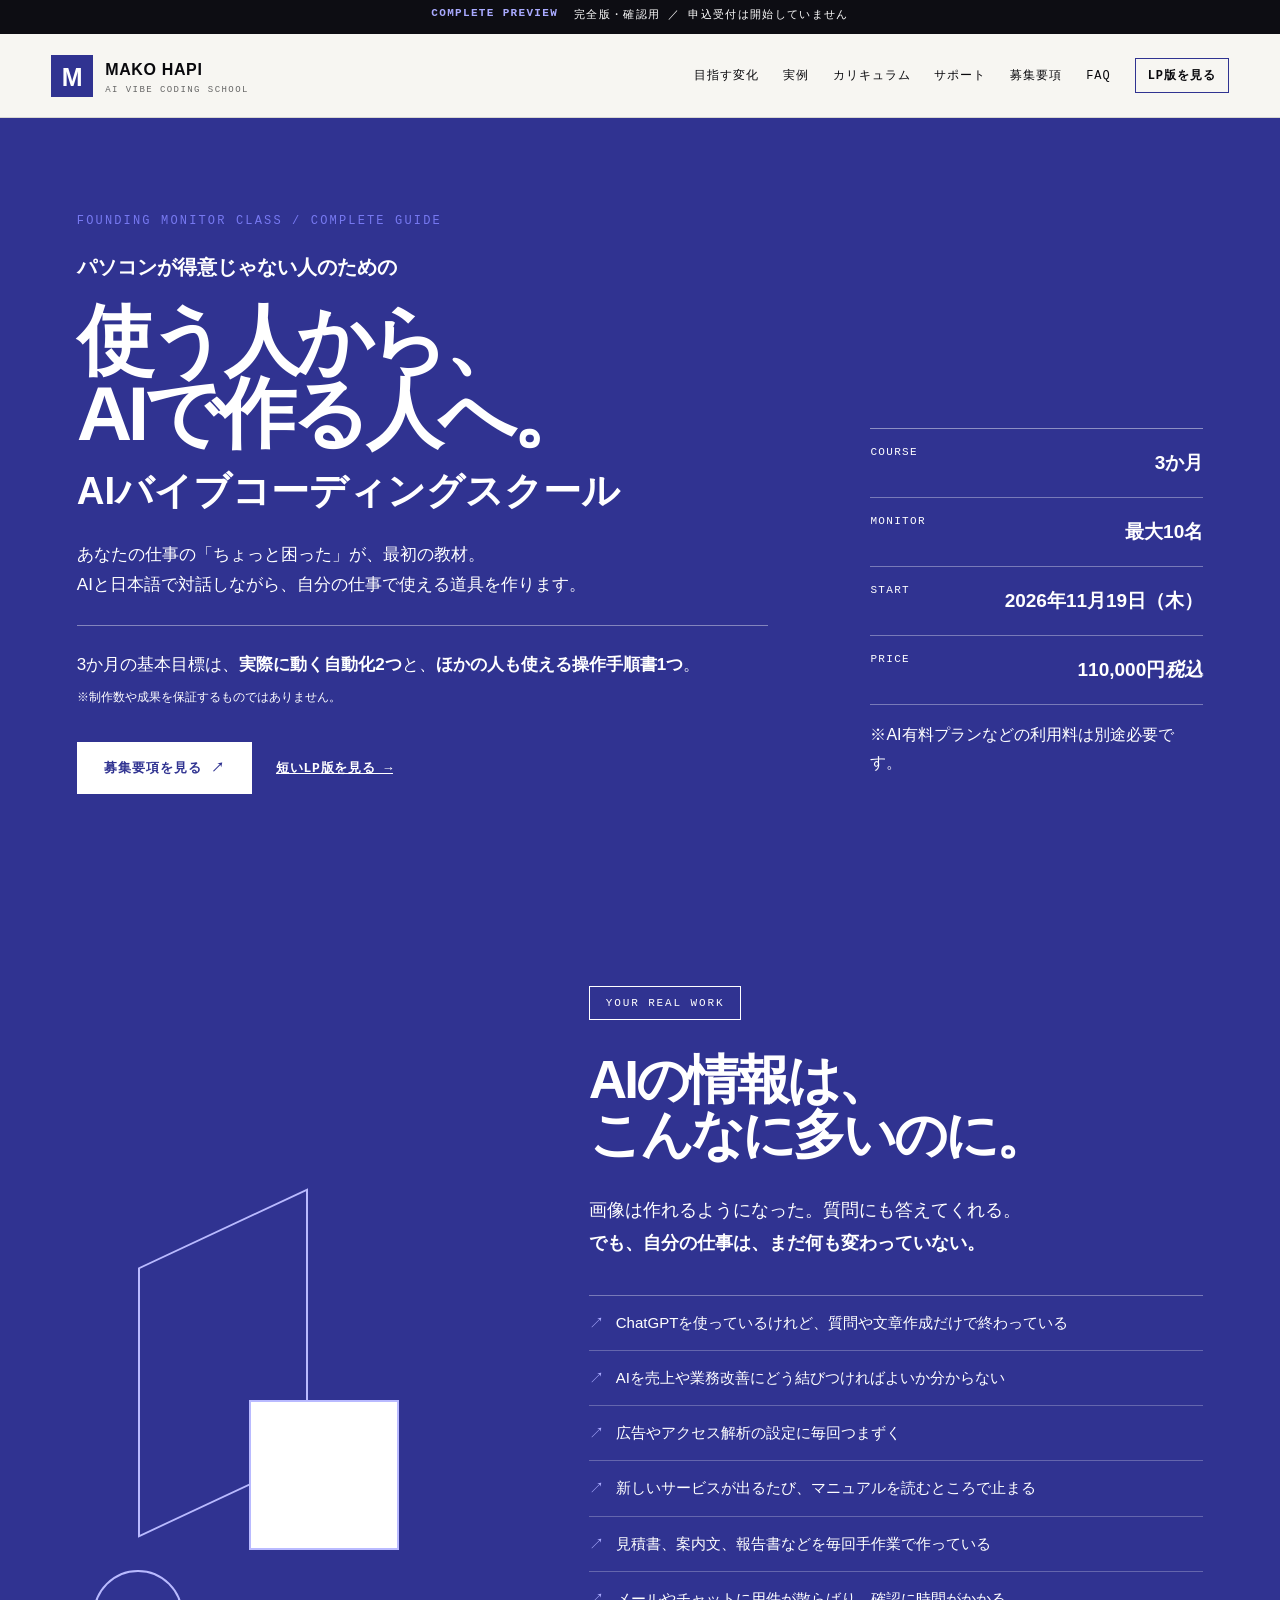
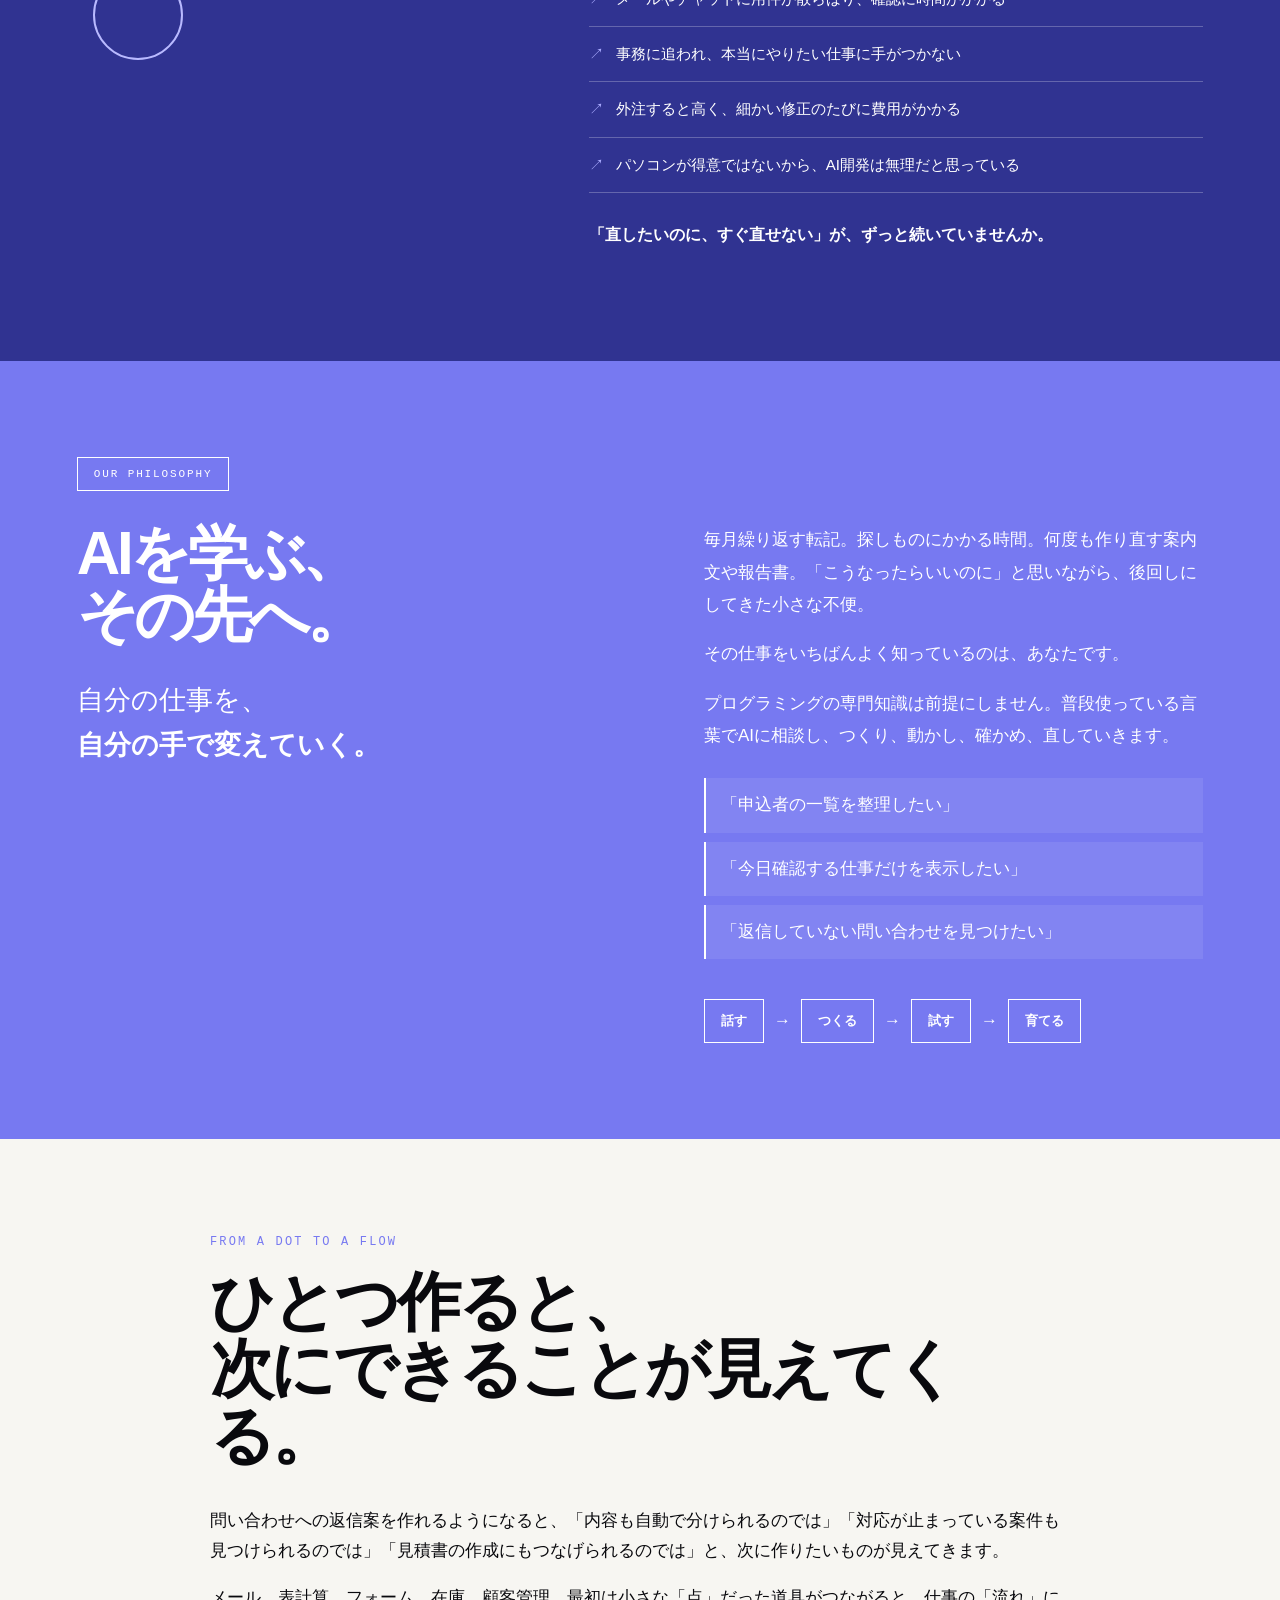
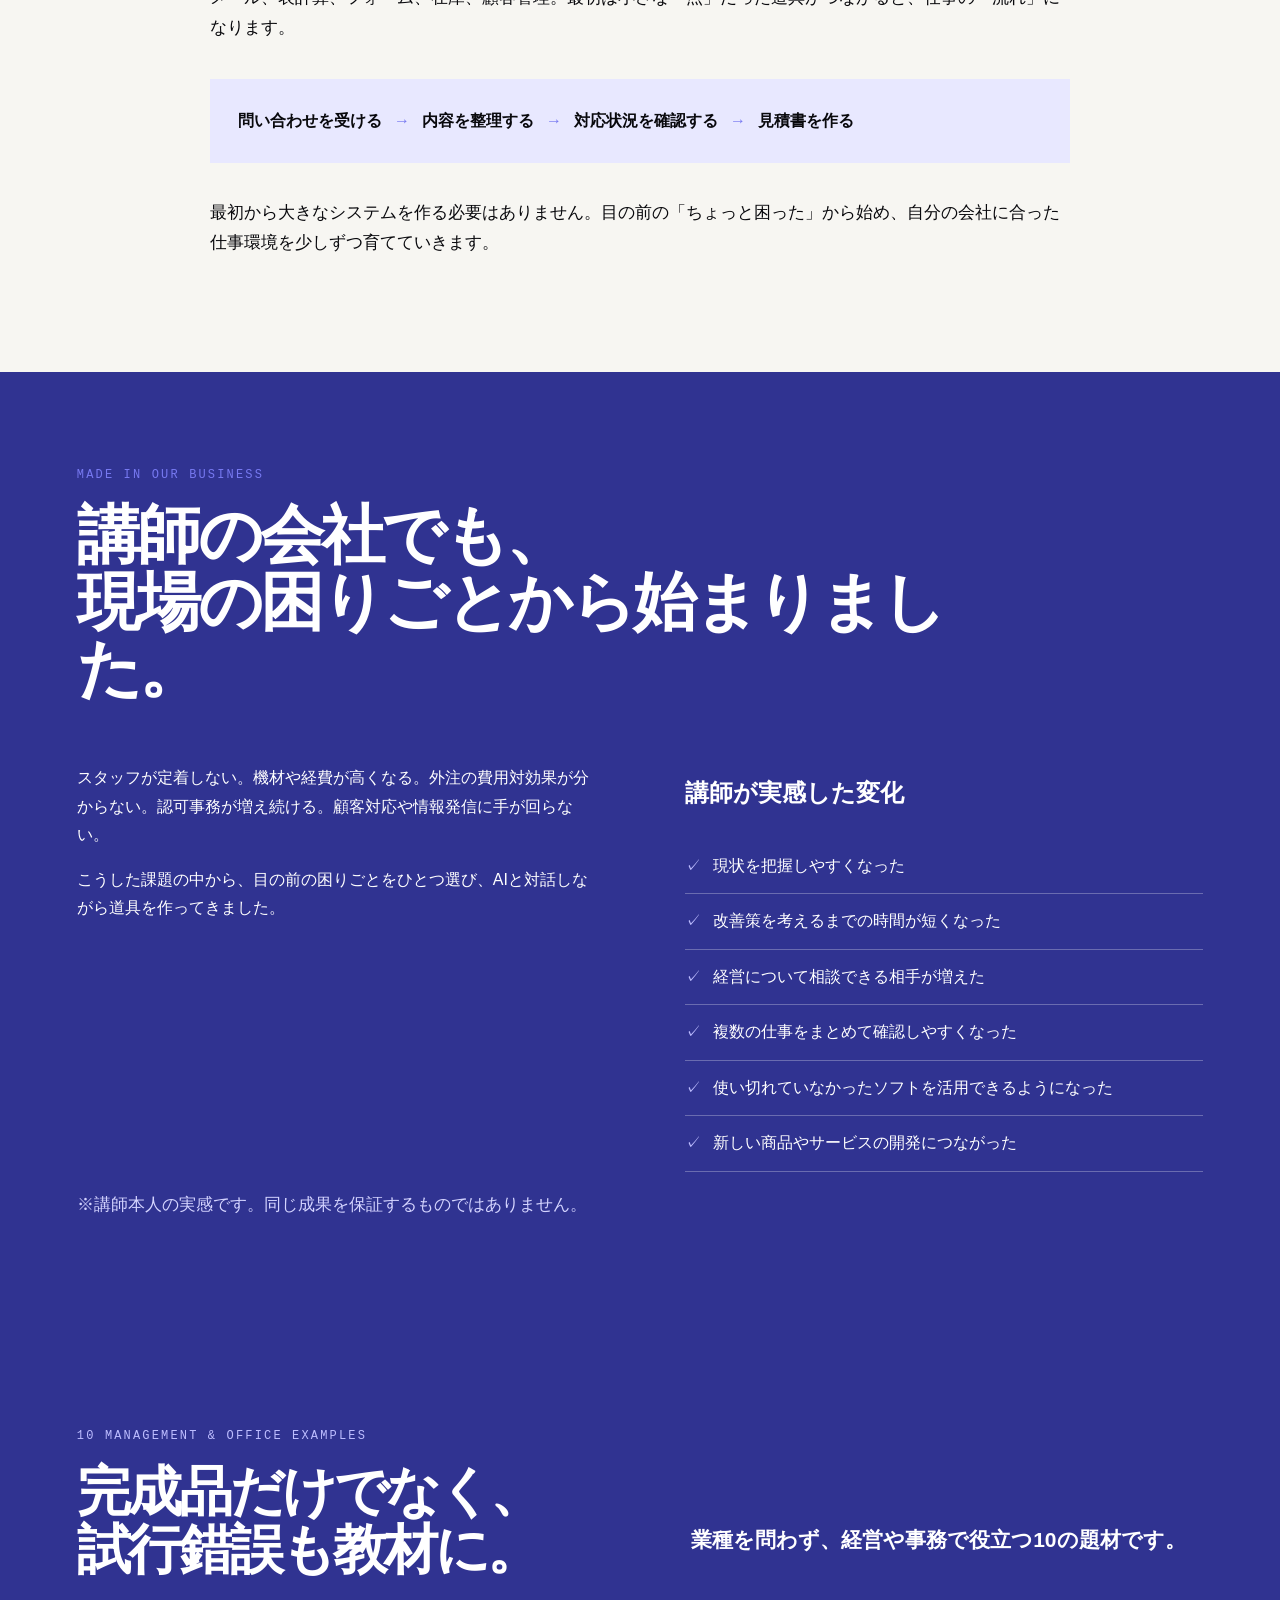
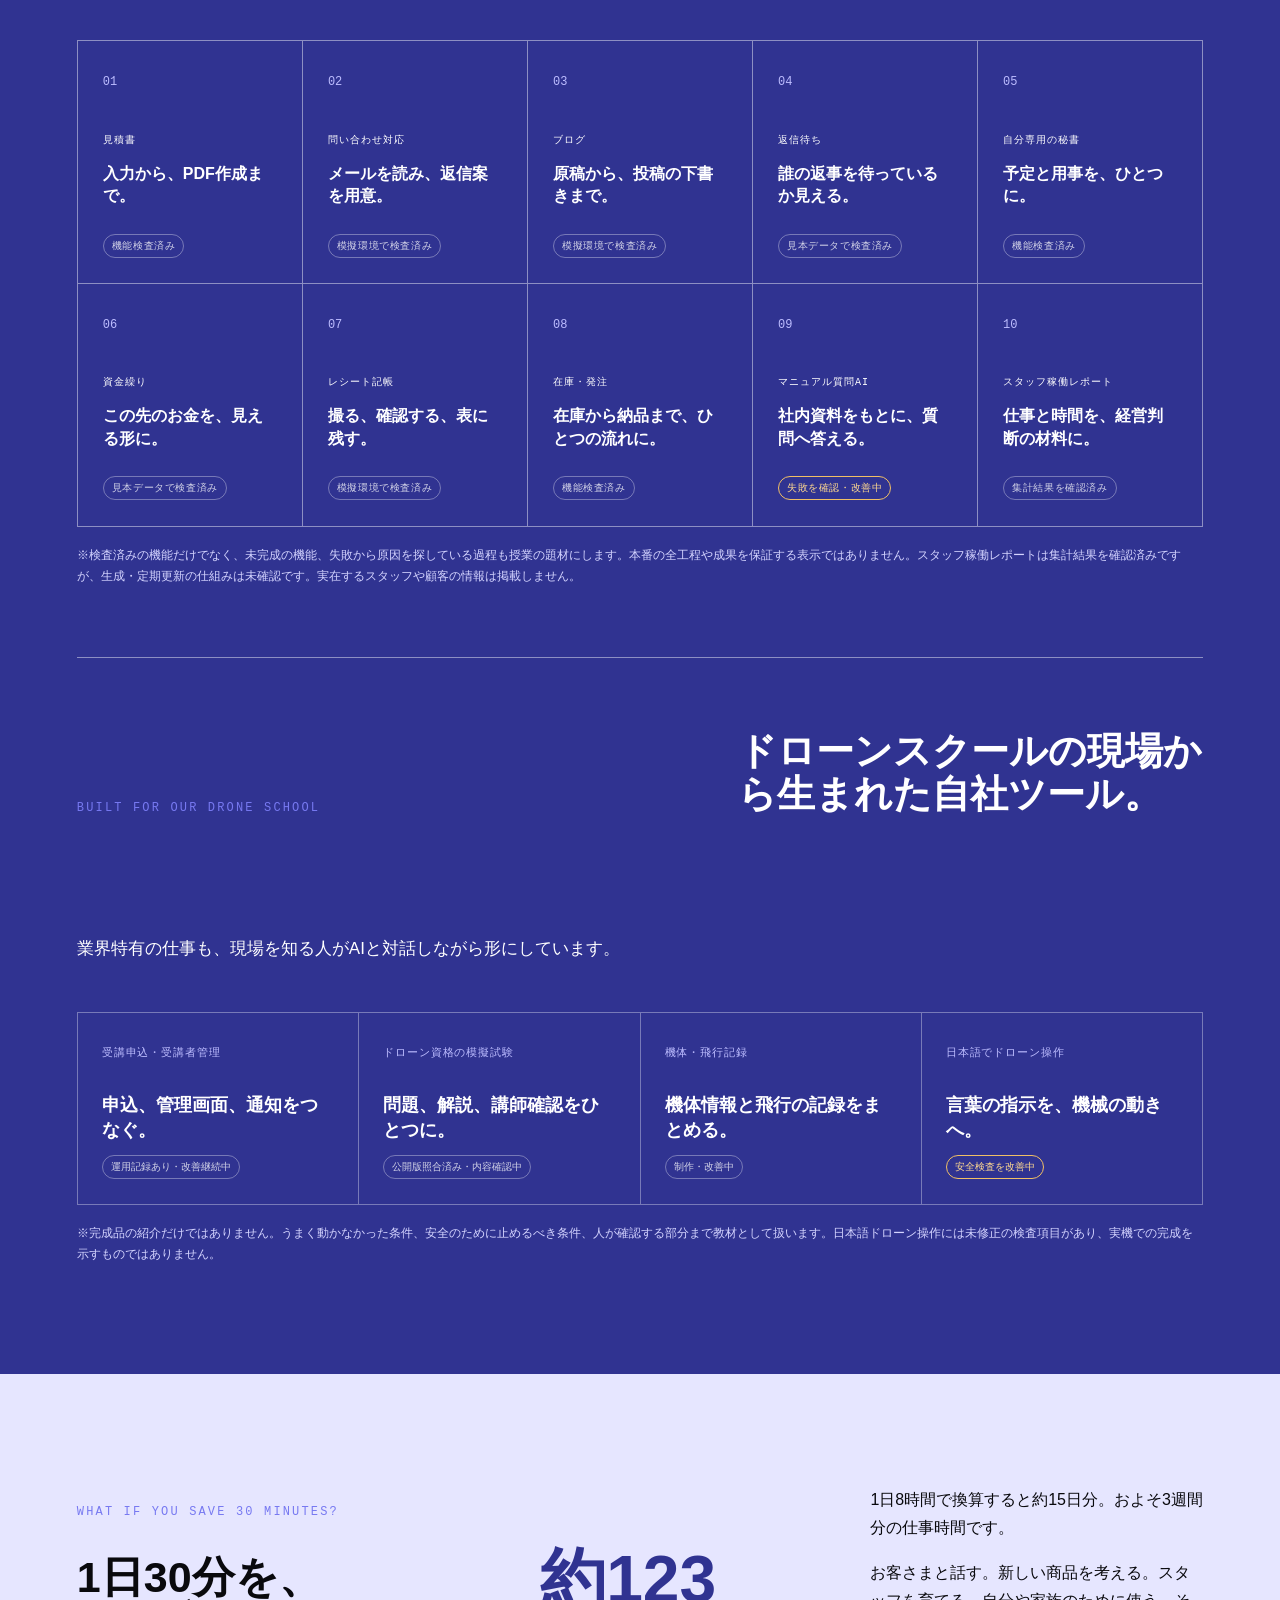
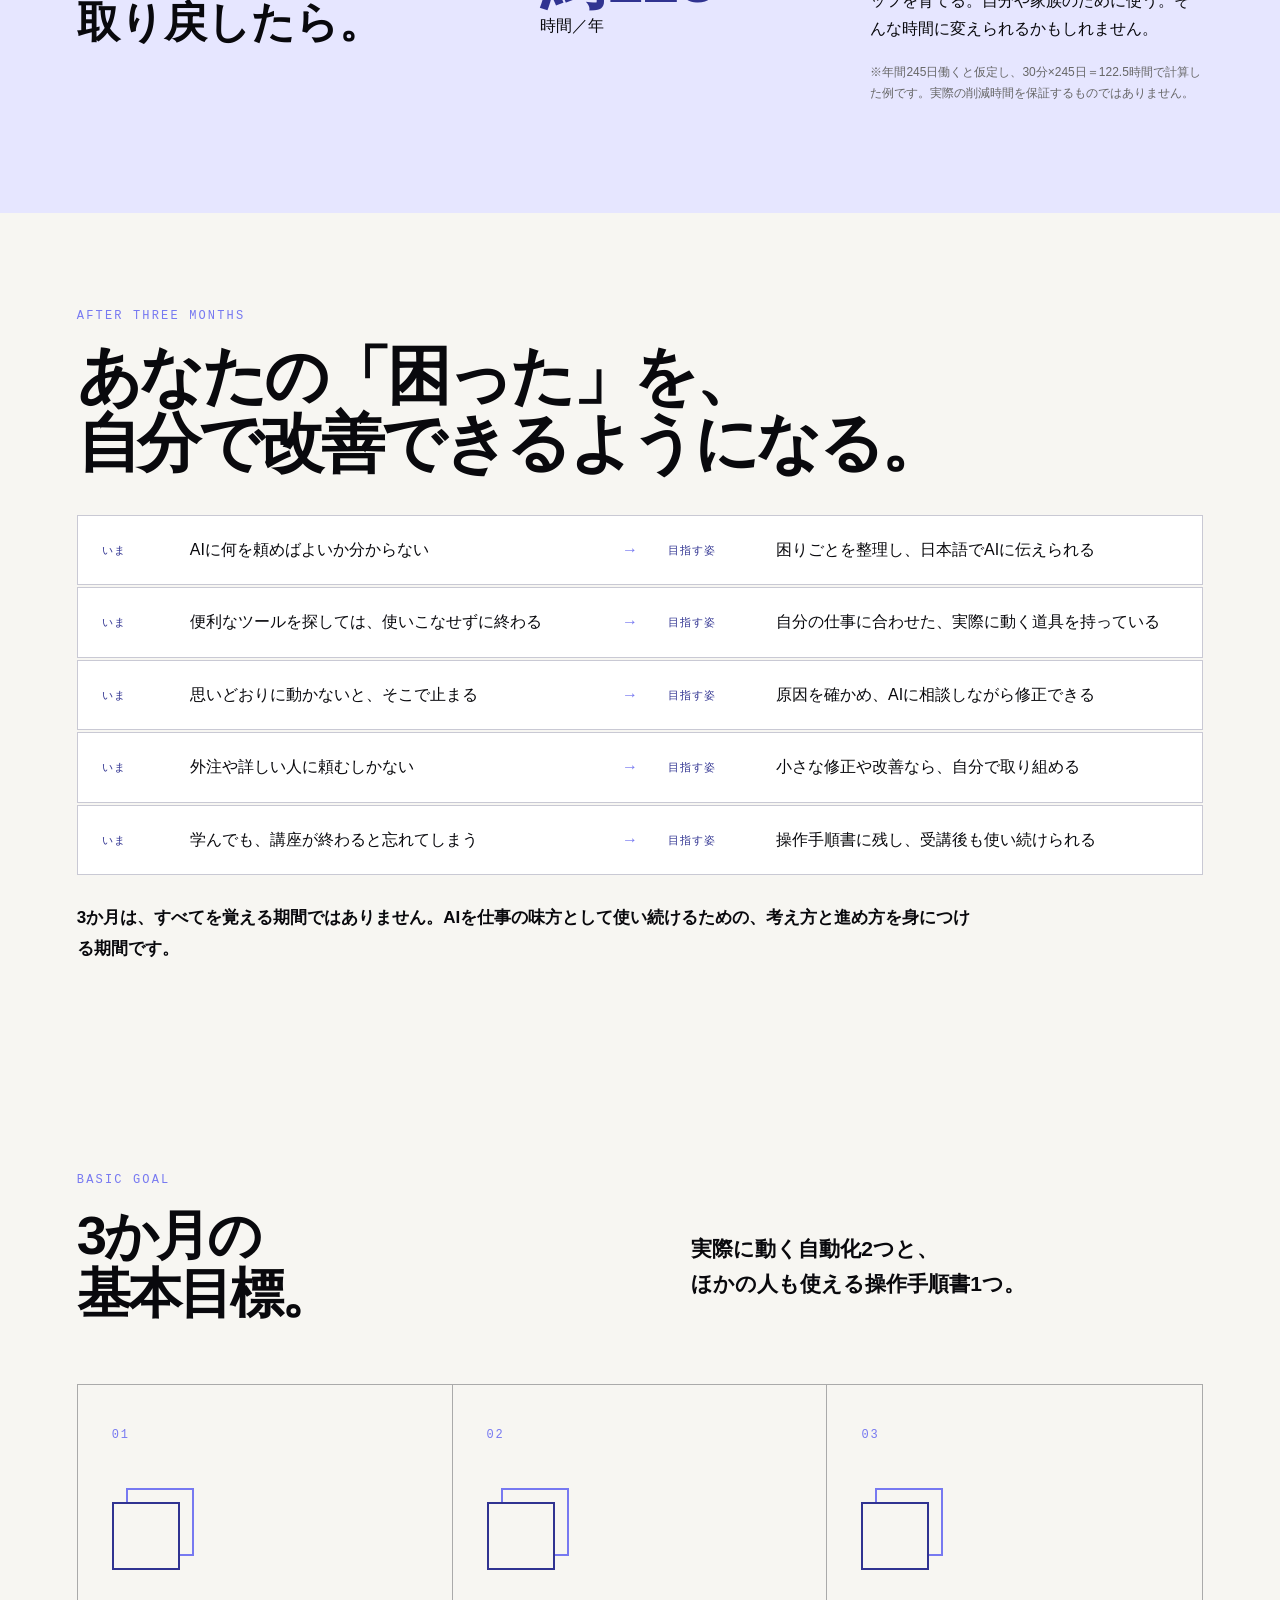
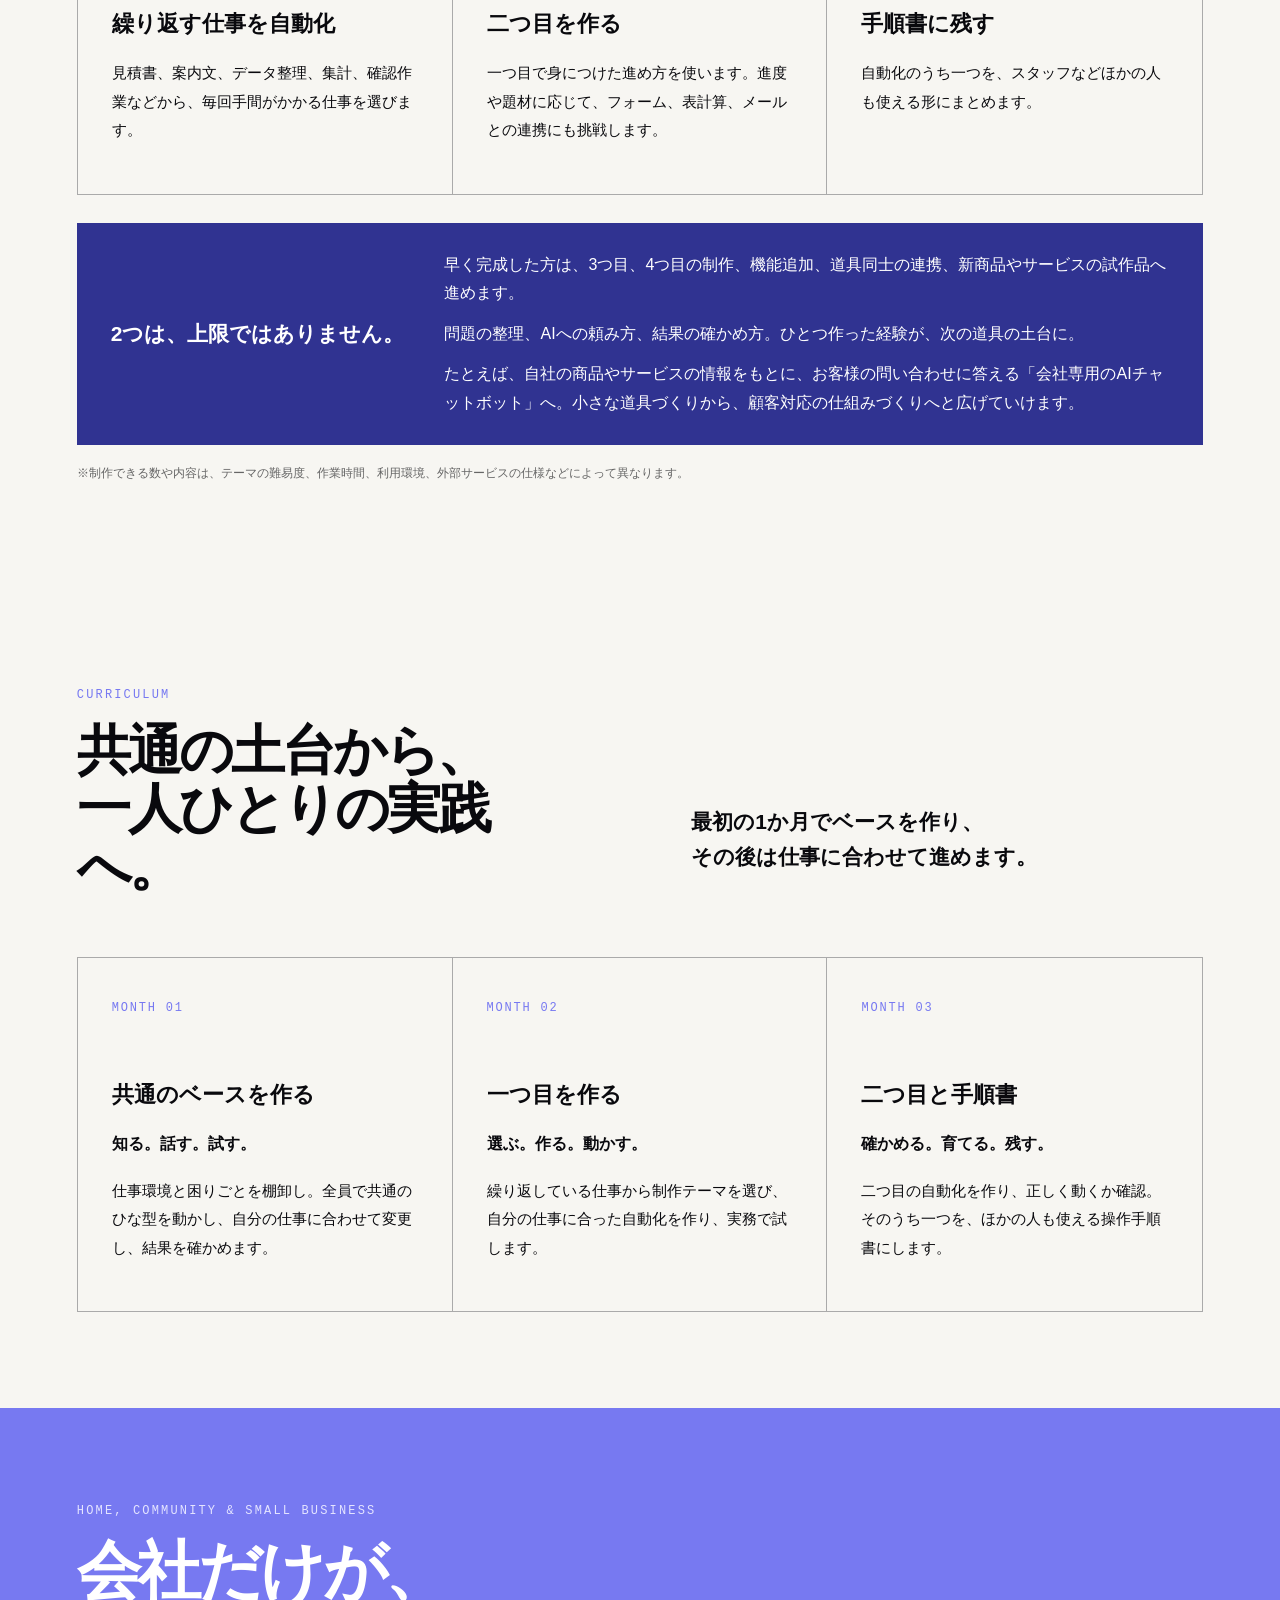
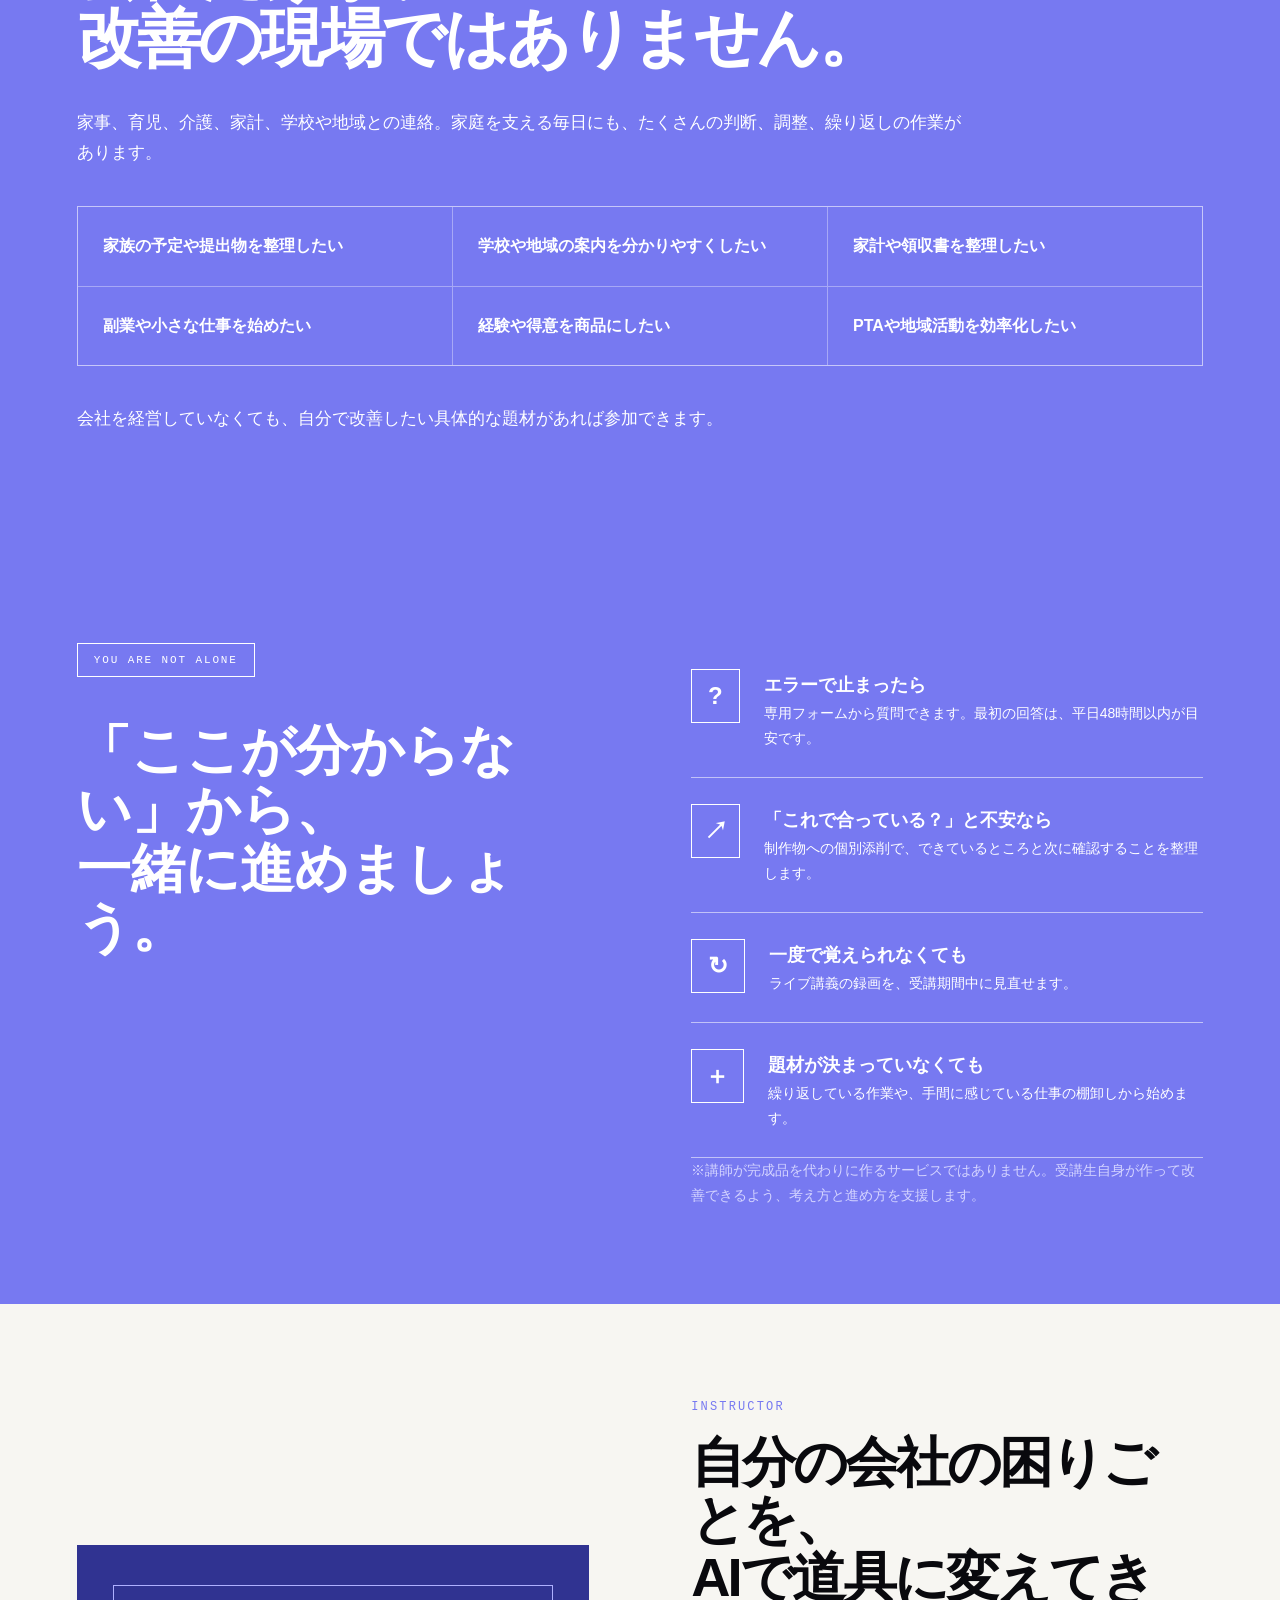
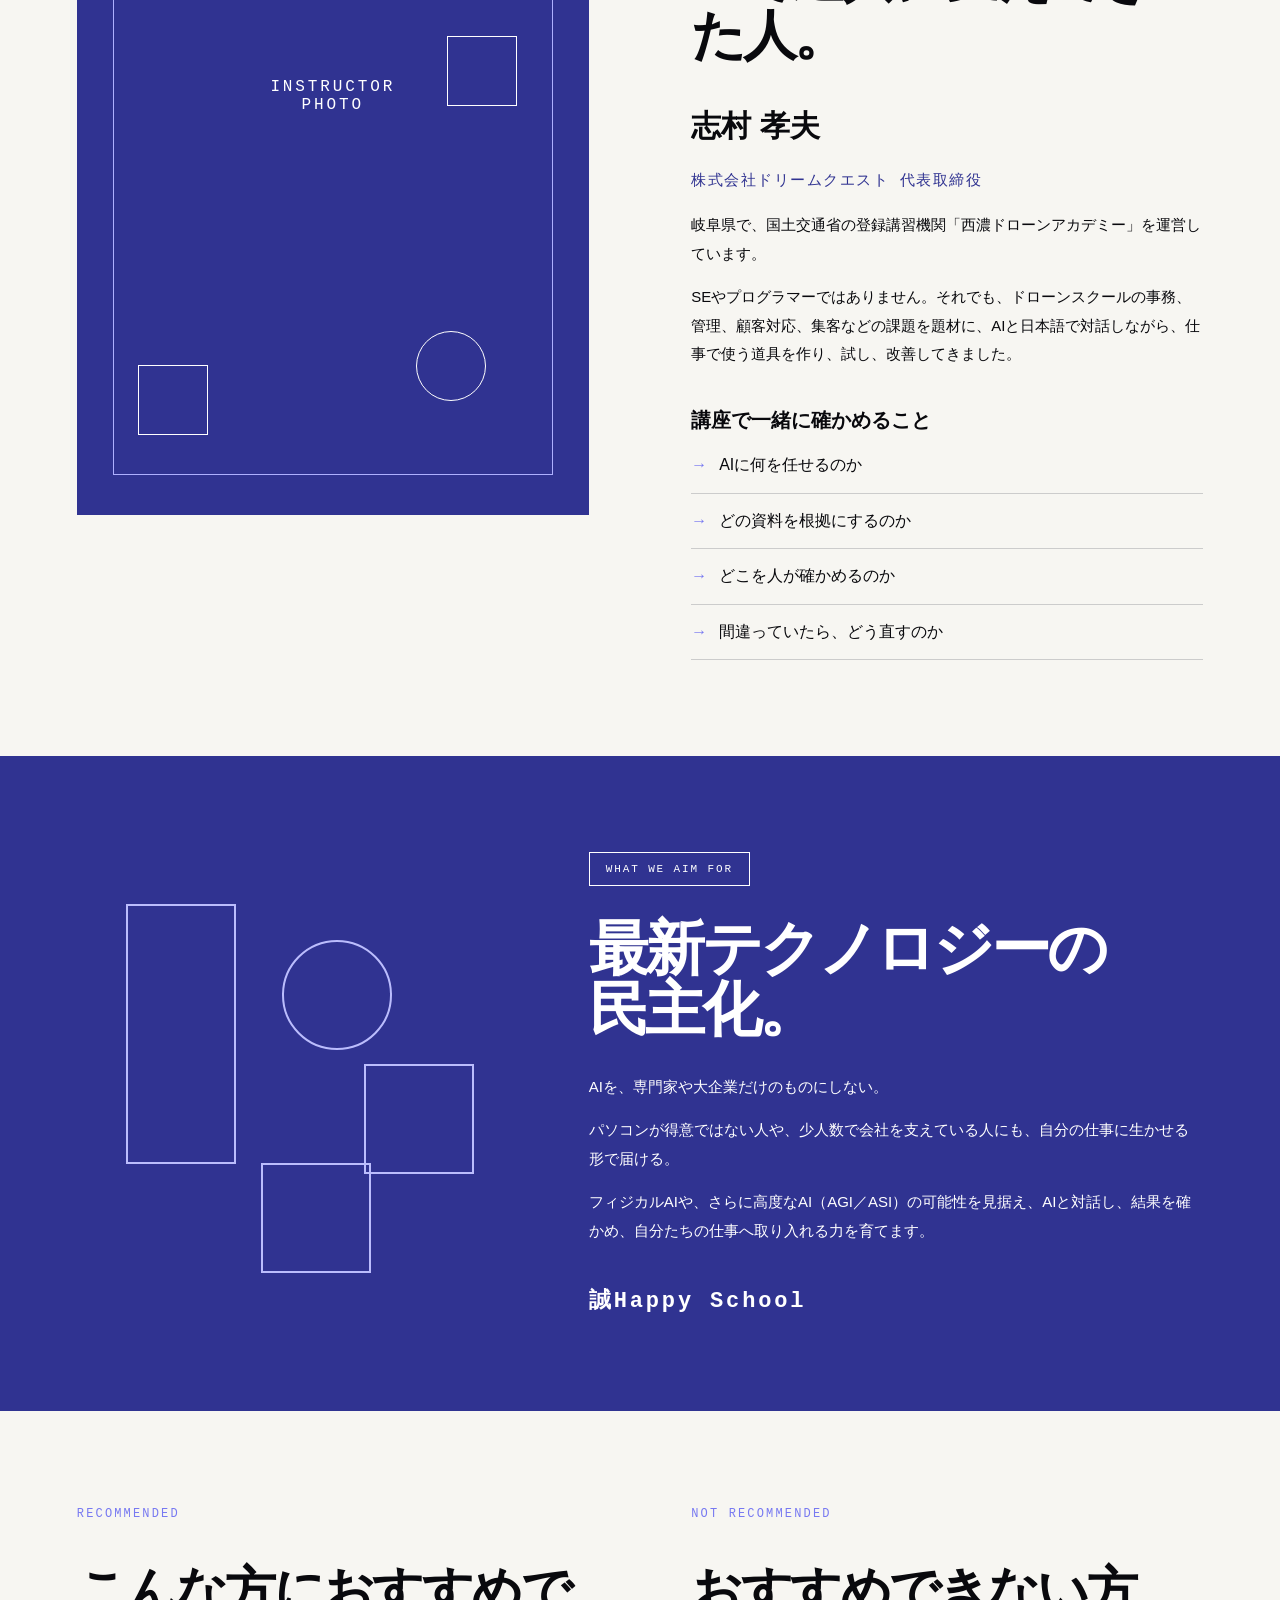
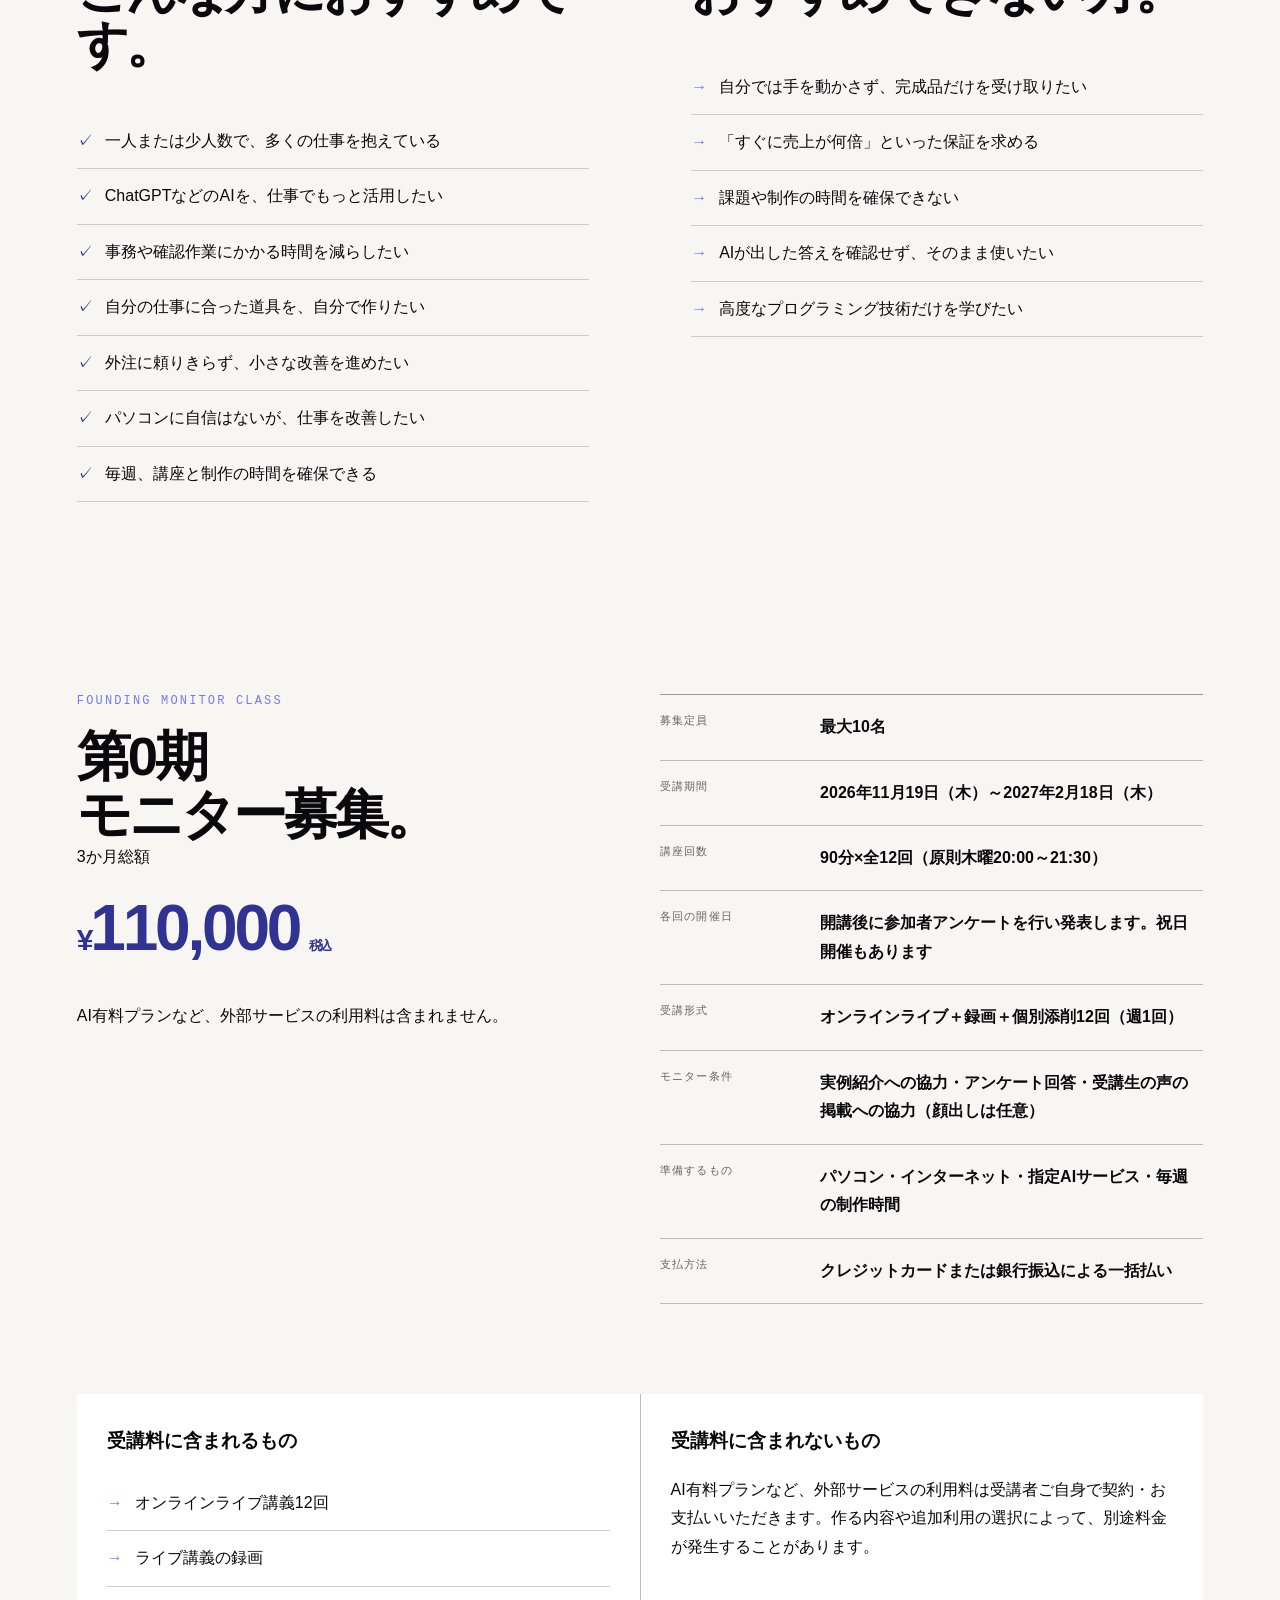
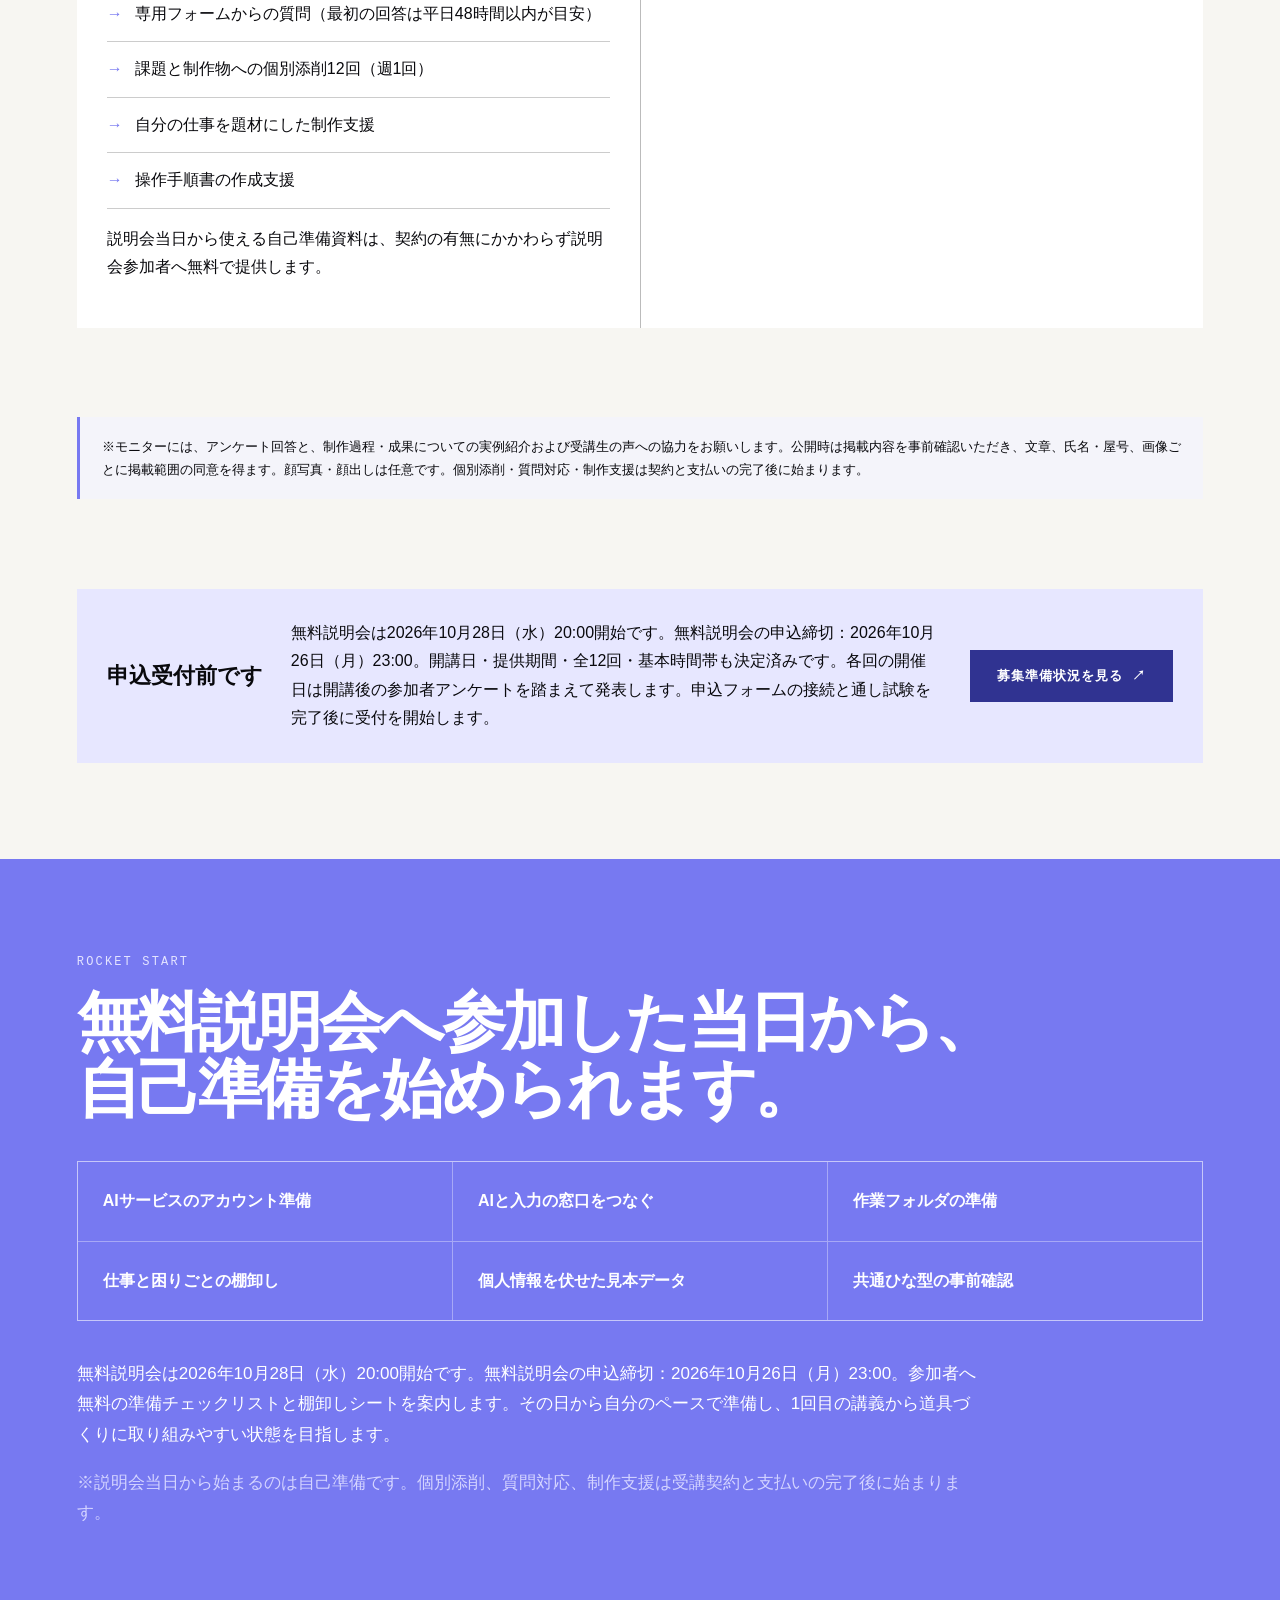
<file: complete.html>
<!doctype html>
<html lang="ja">
<head>
  <meta charset="utf-8">
  <meta name="viewport" content="width=device-width,initial-scale=1">
  <meta name="robots" content="noindex,nofollow">
  <meta name="description" content="まこハピAIバイブコーディングschoolの講座内容、カリキュラム、サポート、募集条件をまとめた完全版。">
  <title>講座の完全版｜まこハピAIバイブコーディングschool</title>
  <link rel="stylesheet" href="design.css">
</head>
<body id="top" class="complete-page">
  <a class="skip" href="#main">本文へ移動</a>
  <div class="preview-bar"><b>COMPLETE PREVIEW</b><span>完全版・確認用 ／ 申込受付は開始していません</span></div>
  <header class="site-header">
    <a class="logo" href="#top" aria-label="まこハピAIバイブコーディングschool 完全版トップ"><span class="logo-mark">M</span><span><b>MAKO HAPI</b><small>AI VIBE CODING SCHOOL</small></span></a>
    <button class="menu-button" aria-expanded="false" aria-controls="main-nav">MENU ＋</button>
    <nav id="main-nav" aria-label="メインナビゲーション"><a href="#change">目指す変化</a><a href="#examples">実例</a><a href="#curriculum">カリキュラム</a><a href="#support">サポート</a><a href="#requirements">募集要項</a><a href="#faq">FAQ</a><a class="page-switch" href="index.html">LP版を見る</a></nav>
  </header>

  <main id="main">
    <section class="complete-hero dark-section">
      <div class="complete-hero-copy">
        <div class="kicker">FOUNDING MONITOR CLASS / COMPLETE GUIDE</div>
        <h1><span>パソコンが得意じゃない人のための</span>使う人から、<br>AIで作る人へ。</h1>
        <h2>AIバイブコーディングスクール</h2>
        <p>あなたの仕事の「ちょっと困った」が、最初の教材。<br>AIと日本語で対話しながら、自分の仕事で使える道具を作ります。</p>
        <p class="complete-goal">3か月の基本目標は、<b>実際に動く自動化2つ</b>と、<b>ほかの人も使える操作手順書1つ</b>。<small>※制作数や成果を保証するものではありません。</small></p>
        <div class="hero-links"><a class="button light-button" href="#requirements">募集要項を見る ↗</a><a class="text-link-light" href="index.html">短いLP版を見る →</a></div>
      </div>
      <div class="complete-summary" aria-label="講座概要">
        <div><small>COURSE</small><b>3か月</b></div>
        <div><small>MONITOR</small><b>最大10名</b></div>
        <div><small>START</small><b>2026年11月19日（木）</b></div>
        <div><small>PRICE</small><b>110,000円<em>税込</em></b></div>
        <p>※AI有料プランなどの利用料は別途必要です。</p>
      </div>
    </section>

    <section class="pain dark-section">
      <div class="geo-figure" aria-hidden="true"><span></span><span></span><span></span></div>
      <div class="section-copy"><div class="outlined-label">YOUR REAL WORK</div><h2>AIの情報は、<br>こんなに多いのに。</h2><p class="lead">画像は作れるようになった。質問にも答えてくれる。<br><b>でも、自分の仕事は、まだ何も変わっていない。</b></p><ul class="arrow-list"><li>ChatGPTを使っているけれど、質問や文章作成だけで終わっている</li><li>AIを売上や業務改善にどう結びつければよいか分からない</li><li>広告やアクセス解析の設定に毎回つまずく</li><li>新しいサービスが出るたび、マニュアルを読むところで止まる</li><li>見積書、案内文、報告書などを毎回手作業で作っている</li><li>メールやチャットに用件が散らばり、確認に時間がかかる</li><li>事務に追われ、本当にやりたい仕事に手がつかない</li><li>外注すると高く、細かい修正のたびに費用がかかる</li><li>パソコンが得意ではないから、AI開発は無理だと思っている</li></ul><p class="closing-line">「直したいのに、すぐ直せない」が、ずっと続いていませんか。</p></div>
    </section>

    <section class="vision violet-section">
      <div><div class="outlined-label">OUR PHILOSOPHY</div><h2>AIを学ぶ、<br>その先へ。</h2><p class="vision-statement">自分の仕事を、<br><b>自分の手で変えていく。</b></p></div>
      <div class="vision-copy"><p>毎月繰り返す転記。探しものにかかる時間。何度も作り直す案内文や報告書。「こうなったらいいのに」と思いながら、後回しにしてきた小さな不便。</p><p>その仕事をいちばんよく知っているのは、あなたです。</p><p>プログラミングの専門知識は前提にしません。普段使っている言葉でAIに相談し、つくり、動かし、確かめ、直していきます。</p><div class="quote-stack"><span>「申込者の一覧を整理したい」</span><span>「今日確認する仕事だけを表示したい」</span><span>「返信していない問い合わせを見つけたい」</span></div><div class="process"><span>話す</span><i>→</i><span>つくる</span><i>→</i><span>試す</span><i>→</i><span>育てる</span></div></div>
    </section>

    <section class="long-section white-section" id="change">
      <div class="content-wrap narrow"><div class="eyebrow">FROM A DOT TO A FLOW</div><h2>ひとつ作ると、<br>次にできることが見えてくる。</h2><p>問い合わせへの返信案を作れるようになると、「内容も自動で分けられるのでは」「対応が止まっている案件も見つけられるのでは」「見積書の作成にもつなげられるのでは」と、次に作りたいものが見えてきます。</p><p>メール、表計算、フォーム、在庫、顧客管理。最初は小さな「点」だった道具がつながると、仕事の「流れ」になります。</p><div class="flow-line"><span>問い合わせを受ける</span><i>→</i><span>内容を整理する</span><i>→</i><span>対応状況を確認する</span><i>→</i><span>見積書を作る</span></div><p>最初から大きなシステムを作る必要はありません。目の前の「ちょっと困った」から始め、自分の会社に合った仕事環境を少しずつ育てていきます。</p></div>
    </section>

    <section class="long-section dark-section" id="examples">
      <div class="content-wrap"><div class="eyebrow">MADE IN OUR BUSINESS</div><h2>講師の会社でも、<br>現場の困りごとから始まりました。</h2><div class="two-column-text"><div><p>スタッフが定着しない。機材や経費が高くなる。外注の費用対効果が分からない。認可事務が増え続ける。顧客対応や情報発信に手が回らない。</p><p>こうした課題の中から、目の前の困りごとをひとつ選び、AIと対話しながら道具を作ってきました。</p></div><div><h3>講師が実感した変化</h3><ul class="check-list"><li>現状を把握しやすくなった</li><li>改善策を考えるまでの時間が短くなった</li><li>経営について相談できる相手が増えた</li><li>複数の仕事をまとめて確認しやすくなった</li><li>使い切れていなかったソフトを活用できるようになった</li><li>新しい商品やサービスの開発につながった</li></ul></div></div><p class="annotation light-note">※講師本人の実感です。同じ成果を保証するものではありません。</p></div>
    </section>

    <section class="cases dark-section">
      <div class="section-title-row light"><div><div class="eyebrow">10 MANAGEMENT &amp; OFFICE EXAMPLES</div><h2 class="cases-title"><span>完成品だけでなく、</span><span>試行錯誤も教材に。</span></h2></div><p>業種を問わず、経営や事務で役立つ10の題材です。</p></div>
      <div class="cases-grid"><article><b>01</b><span>見積書</span><h3>入力から、PDF作成まで。</h3><em>機能検査済み</em></article><article><b>02</b><span>問い合わせ対応</span><h3>メールを読み、返信案を用意。</h3><em>模擬環境で検査済み</em></article><article><b>03</b><span>ブログ</span><h3>原稿から、投稿の下書きまで。</h3><em>模擬環境で検査済み</em></article><article><b>04</b><span>返信待ち</span><h3>誰の返事を待っているか見える。</h3><em>見本データで検査済み</em></article><article><b>05</b><span>自分専用の秘書</span><h3>予定と用事を、ひとつに。</h3><em>機能検査済み</em></article><article><b>06</b><span>資金繰り</span><h3>この先のお金を、見える形に。</h3><em>見本データで検査済み</em></article><article><b>07</b><span>レシート記帳</span><h3>撮る、確認する、表に残す。</h3><em>模擬環境で検査済み</em></article><article><b>08</b><span>在庫・発注</span><h3>在庫から納品まで、ひとつの流れに。</h3><em>機能検査済み</em></article><article><b>09</b><span>マニュアル質問AI</span><h3>社内資料をもとに、質問へ答える。</h3><em class="case-status-progress">失敗を確認・改善中</em></article><article><b>10</b><span>スタッフ稼働レポート</span><h3>仕事と時間を、経営判断の材料に。</h3><em>集計結果を確認済み</em></article></div><p class="annotation light-note">※検査済みの機能だけでなく、未完成の機能、失敗から原因を探している過程も授業の題材にします。本番の全工程や成果を保証する表示ではありません。スタッフ稼働レポートは集計結果を確認済みですが、生成・定期更新の仕組みは未確認です。実在するスタッフや顧客の情報は掲載しません。</p>
      <div class="industry-examples"><div class="industry-heading"><div class="eyebrow">BUILT FOR OUR DRONE SCHOOL</div><h3>ドローンスクールの現場から生まれた自社ツール。</h3><p>業界特有の仕事も、現場を知る人がAIと対話しながら形にしています。</p></div><div class="industry-grid"><article><span>受講申込・受講者管理</span><h4>申込、管理画面、通知をつなぐ。</h4><em>運用記録あり・改善継続中</em></article><article><span>ドローン資格の模擬試験</span><h4>問題、解説、講師確認をひとつに。</h4><em>公開版照合済み・内容確認中</em></article><article><span>機体・飛行記録</span><h4>機体情報と飛行の記録をまとめる。</h4><em>制作・改善中</em></article><article><span>日本語でドローン操作</span><h4>言葉の指示を、機械の動きへ。</h4><em class="case-status-progress">安全検査を改善中</em></article></div><p class="annotation light-note">※完成品の紹介だけではありません。うまく動かなかった条件、安全のために止めるべき条件、人が確認する部分まで教材として扱います。日本語ドローン操作には未修正の検査項目があり、実機での完成を示すものではありません。</p></div>
    </section>

    <section class="time-band"><div><div class="eyebrow">WHAT IF YOU SAVE 30 MINUTES?</div><h2>1日30分を、<br>取り戻したら。</h2></div><div class="time-number"><b>約123</b><span>時間／年</span></div><div><p>1日8時間で換算すると約15日分。およそ3週間分の仕事時間です。</p><p>お客さまと話す。新しい商品を考える。スタッフを育てる。自分や家族のために使う。そんな時間に変えられるかもしれません。</p><p class="annotation">※年間245日働くと仮定し、30分×245日＝122.5時間で計算した例です。実際の削減時間を保証するものではありません。</p></div></section>

    <section class="long-section white-section">
      <div class="content-wrap"><div class="eyebrow">AFTER THREE MONTHS</div><h2>あなたの「困った」を、<br>自分で改善できるようになる。</h2><div class="before-after"><article><span>いま</span><p>AIに何を頼めばよいか分からない</p><b>→</b><span>目指す姿</span><p>困りごとを整理し、日本語でAIに伝えられる</p></article><article><span>いま</span><p>便利なツールを探しては、使いこなせずに終わる</p><b>→</b><span>目指す姿</span><p>自分の仕事に合わせた、実際に動く道具を持っている</p></article><article><span>いま</span><p>思いどおりに動かないと、そこで止まる</p><b>→</b><span>目指す姿</span><p>原因を確かめ、AIに相談しながら修正できる</p></article><article><span>いま</span><p>外注や詳しい人に頼むしかない</p><b>→</b><span>目指す姿</span><p>小さな修正や改善なら、自分で取り組める</p></article><article><span>いま</span><p>学んでも、講座が終わると忘れてしまう</p><b>→</b><span>目指す姿</span><p>操作手順書に残し、受講後も使い続けられる</p></article></div><p class="closing-line dark-text">3か月は、すべてを覚える期間ではありません。AIを仕事の味方として使い続けるための、考え方と進め方を身につける期間です。</p></div>
    </section>

    <section class="goal white-section">
      <div class="section-title-row"><div><div class="eyebrow">BASIC GOAL</div><h2>3か月の<br>基本目標。</h2></div><p>実際に動く自動化2つと、<br>ほかの人も使える操作手順書1つ。</p></div>
      <div class="goal-grid"><article><span>01</span><div class="mini-cube"></div><h3>繰り返す仕事を自動化</h3><p>見積書、案内文、データ整理、集計、確認作業などから、毎回手間がかかる仕事を選びます。</p></article><article><span>02</span><div class="mini-cube"></div><h3>二つ目を作る</h3><p>一つ目で身につけた進め方を使います。進度や題材に応じて、フォーム、表計算、メールとの連携にも挑戦します。</p></article><article><span>03</span><div class="mini-cube"></div><h3>手順書に残す</h3><p>自動化のうち一つを、スタッフなどほかの人も使える形にまとめます。</p></article></div>
      <div class="fast-track"><b>2つは、上限ではありません。</b><div><p>早く完成した方は、3つ目、4つ目の制作、機能追加、道具同士の連携、新商品やサービスの試作品へ進めます。</p><p>問題の整理、AIへの頼み方、結果の確かめ方。ひとつ作った経験が、次の道具の土台に。</p><p>たとえば、自社の商品やサービスの情報をもとに、お客様の問い合わせに答える「会社専用のAIチャットボット」へ。小さな道具づくりから、顧客対応の仕組みづくりへと広げていけます。</p></div></div><p class="annotation">※制作できる数や内容は、テーマの難易度、作業時間、利用環境、外部サービスの仕様などによって異なります。</p>
    </section>

    <section class="curriculum white-section" id="curriculum">
      <div class="section-title-row"><div><div class="eyebrow">CURRICULUM</div><h2>共通の土台から、<br>一人ひとりの実践へ。</h2></div><p>最初の1か月でベースを作り、<br>その後は仕事に合わせて進めます。</p></div>
      <div class="months"><article><span>MONTH 01</span><h3>共通のベースを作る</h3><b>知る。話す。試す。</b><p>仕事環境と困りごとを棚卸し。全員で共通のひな型を動かし、自分の仕事に合わせて変更し、結果を確かめます。</p></article><article><span>MONTH 02</span><h3>一つ目を作る</h3><b>選ぶ。作る。動かす。</b><p>繰り返している仕事から制作テーマを選び、自分の仕事に合った自動化を作り、実務で試します。</p></article><article><span>MONTH 03</span><h3>二つ目と手順書</h3><b>確かめる。育てる。残す。</b><p>二つ目の自動化を作り、正しく動くか確認。そのうち一つを、ほかの人も使える操作手順書にします。</p></article></div>
    </section>

    <section class="long-section violet-section">
      <div class="content-wrap"><div class="eyebrow light-eyebrow">HOME, COMMUNITY & SMALL BUSINESS</div><h2>会社だけが、<br>改善の現場ではありません。</h2><p>家事、育児、介護、家計、学校や地域との連絡。家庭を支える毎日にも、たくさんの判断、調整、繰り返しの作業があります。</p><div class="idea-grid"><span>家族の予定や提出物を整理したい</span><span>学校や地域の案内を分かりやすくしたい</span><span>家計や領収書を整理したい</span><span>副業や小さな仕事を始めたい</span><span>経験や得意を商品にしたい</span><span>PTAや地域活動を効率化したい</span></div><p>会社を経営していなくても、自分で改善したい具体的な題材があれば参加できます。</p></div>
    </section>

    <section class="support violet-section" id="support"><div><div class="outlined-label">YOU ARE NOT ALONE</div><h2><span>「ここが分からない」から、</span><span>一緒に進めましょう。</span></h2></div><div class="support-list"><article><b>?</b><div><h3>エラーで止まったら</h3><p>専用フォームから質問できます。最初の回答は、平日48時間以内が目安です。</p></div></article><article><b>↗</b><div><h3>「これで合っている？」と不安なら</h3><p>制作物への個別添削で、できているところと次に確認することを整理します。</p></div></article><article><b>↻</b><div><h3>一度で覚えられなくても</h3><p>ライブ講義の録画を、受講期間中に見直せます。</p></div></article><article><b>＋</b><div><h3>題材が決まっていなくても</h3><p>繰り返している作業や、手間に感じている仕事の棚卸しから始めます。</p></div></article><p class="annotation light-note">※講師が完成品を代わりに作るサービスではありません。受講生自身が作って改善できるよう、考え方と進め方を支援します。</p></div></section>

    <section class="instructor white-section"><div class="portrait-placeholder" aria-label="講師写真の掲載予定位置"><span>INSTRUCTOR<br>PHOTO</span><div class="portrait-cubes"><i></i><i></i><i></i></div></div><div class="instructor-copy"><div class="eyebrow">INSTRUCTOR</div><h2>自分の会社の困りごとを、<br>AIで道具に変えてきた人。</h2><h3>志村 孝夫</h3><p class="role">株式会社ドリームクエスト 代表取締役</p><p>岐阜県で、国土交通省の登録講習機関「西濃ドローンアカデミー」を運営しています。</p><p>SEやプログラマーではありません。それでも、ドローンスクールの事務、管理、顧客対応、集客などの課題を題材に、AIと日本語で対話しながら、仕事で使う道具を作り、試し、改善してきました。</p><h3 class="small-heading">講座で一緒に確かめること</h3><ul class="plain-list"><li>AIに何を任せるのか</li><li>どの資料を根拠にするのか</li><li>どこを人が確かめるのか</li><li>間違っていたら、どう直すのか</li></ul></div></section>

    <section class="purpose dark-section"><div class="purpose-mark" aria-hidden="true"><span></span><span></span><span></span><span></span></div><div><div class="outlined-label">WHAT WE AIM FOR</div><h2>最新テクノロジーの<br>民主化。</h2><p>AIを、専門家や大企業だけのものにしない。</p><p>パソコンが得意ではない人や、少人数で会社を支えている人にも、自分の仕事に生かせる形で届ける。</p><p>フィジカルAIや、さらに高度なAI（AGI／ASI）の可能性を見据え、AIと対話し、結果を確かめ、自分たちの仕事へ取り入れる力を育てます。</p><div class="purpose-sign">誠Happy School</div></div></section>

    <section class="long-section white-section">
      <div class="content-wrap"><div class="audience-grid"><article><div class="eyebrow">RECOMMENDED</div><h2>こんな方におすすめです。</h2><ul class="check-list dark-check"><li>一人または少人数で、多くの仕事を抱えている</li><li>ChatGPTなどのAIを、仕事でもっと活用したい</li><li>事務や確認作業にかかる時間を減らしたい</li><li>自分の仕事に合った道具を、自分で作りたい</li><li>外注に頼りきらず、小さな改善を進めたい</li><li>パソコンに自信はないが、仕事を改善したい</li><li>毎週、講座と制作の時間を確保できる</li></ul></article><article><div class="eyebrow">NOT RECOMMENDED</div><h2>おすすめできない方。</h2><ul class="plain-list"><li>自分では手を動かさず、完成品だけを受け取りたい</li><li>「すぐに売上が何倍」といった保証を求める</li><li>課題や制作の時間を確保できない</li><li>AIが出した答えを確認せず、そのまま使いたい</li><li>高度なプログラミング技術だけを学びたい</li></ul></article></div></div>
    </section>

    <section class="requirements white-section" id="requirements">
      <div class="price-side"><div class="eyebrow">FOUNDING MONITOR CLASS</div><h2>第0期<br>モニター募集。</h2><span>3か月総額</span><div class="price"><small>¥</small>110,000<em>税込</em></div><p>AI有料プランなど、外部サービスの利用料は含まれません。</p></div>
      <dl><div><dt>募集定員</dt><dd>最大10名</dd></div><div><dt>受講期間</dt><dd>2026年11月19日（木）～2027年2月18日（木）</dd></div><div><dt>講座回数</dt><dd>90分×全12回（原則木曜20:00～21:30）</dd></div><div><dt>各回の開催日</dt><dd>開講後に参加者アンケートを行い発表します。祝日開催もあります</dd></div><div><dt>受講形式</dt><dd>オンラインライブ＋録画＋個別添削12回（週1回）</dd></div><div><dt>モニター条件</dt><dd>実例紹介への協力・アンケート回答・受講生の声の掲載への協力（顔出しは任意）</dd></div><div><dt>準備するもの</dt><dd>パソコン・インターネット・指定AIサービス・毎週の制作時間</dd></div><div><dt>支払方法</dt><dd>クレジットカードまたは銀行振込による一括払い</dd></div></dl>
      <div class="included-grid"><article><h3>受講料に含まれるもの</h3><ul class="plain-list"><li>オンラインライブ講義12回</li><li>ライブ講義の録画</li><li>専用フォームからの質問（最初の回答は平日48時間以内が目安）</li><li>課題と制作物への個別添削12回（週1回）</li><li>自分の仕事を題材にした制作支援</li><li>操作手順書の作成支援</li></ul><p>説明会当日から使える自己準備資料は、契約の有無にかかわらず説明会参加者へ無料で提供します。</p></article><article><h3>受講料に含まれないもの</h3><p>AI有料プランなど、外部サービスの利用料は受講者ご自身で契約・お支払いいただきます。作る内容や追加利用の選択によって、別途料金が発生することがあります。</p></article></div>
      <p class="consent-note">※モニターには、アンケート回答と、制作過程・成果についての実例紹介および受講生の声への協力をお願いします。公開時は掲載内容を事前確認いただき、文章、氏名・屋号、画像ごとに掲載範囲の同意を得ます。顔写真・顔出しは任意です。個別添削・質問対応・制作支援は契約と支払いの完了後に始まります。</p>
      <div class="requirements-note"><b>申込受付前です</b><p>無料説明会は2026年10月28日（水）20:00開始です。無料説明会の申込締切：2026年10月26日（月）23:00。開講日・提供期間・全12回・基本時間帯も決定済みです。各回の開催日は開講後の参加者アンケートを踏まえて発表します。申込フォームの接続と通し試験を完了後に受付を開始します。</p><button class="button" id="apply-button" data-track="complete_preview_status">募集準備状況を見る ↗</button></div>
    </section>

    <section class="long-section violet-section">
      <div class="content-wrap"><div class="eyebrow light-eyebrow">ROCKET START</div><h2>無料説明会へ参加した当日から、<br>自己準備を始められます。</h2><div class="idea-grid"><span>AIサービスのアカウント準備</span><span>AIと入力の窓口をつなぐ</span><span>作業フォルダの準備</span><span>仕事と困りごとの棚卸し</span><span>個人情報を伏せた見本データ</span><span>共通ひな型の事前確認</span></div><p>無料説明会は2026年10月28日（水）20:00開始です。無料説明会の申込締切：2026年10月26日（月）23:00。参加者へ無料の準備チェックリストと棚卸しシートを案内します。その日から自分のペースで準備し、1回目の講義から道具づくりに取り組みやすい状態を目指します。</p><p class="annotation light-note">※説明会当日から始まるのは自己準備です。個別添削、質問対応、制作支援は受講契約と支払いの完了後に始まります。</p></div>
    </section>

    <section class="long-section white-section">
      <div class="content-wrap"><div class="eyebrow">AFTER THE COURSE</div><h2>3か月終了後について。</h2><p>3か月で本講座は終了します。自動更新はありません。</p><p>さらに制作や改善を続けたい方だけ、別途「卒業後サポート」へ申し込めます。</p><div class="price-cards"><article><span>3か月</span><b>44,000円<em>税込</em></b></article><article><span>9か月</span><b>118,000円<em>税込</em></b></article></div><p class="annotation">※申込みは任意です。サポート内容、開催回数、質問方法などは、申込み前に別途ご案内します。</p></div>
    </section>

    <section class="long-section dark-section">
      <div class="content-wrap"><div class="eyebrow">FUTURE VISION</div><h2>学ぶ人から、作る人へ。<br>作る人から、伝える人へ。</h2><div class="future-grid"><article><span>01</span><h3>AI実践サロン</h3><p>異業種の実践事例、試したこと、失敗したこと、改善の過程を共有し、仕事のヒントを持ち帰るコミュニティ。</p></article><article><span>02</span><h3>認定講師制度</h3><p>AIを使い、作り、確かめ、改善してきた経験を、次の受講生へ伝えるための制度。</p></article><article><span>03</span><h3>パートナー制度</h3><p>地域や会社の中でAI活用を広げ、最新テクノロジーの民主化を一緒に進める仕組み。</p></article></div><p class="annotation light-note">※いずれも現在構想中です。開始時期、参加条件、費用、活動内容は決定後にご案内します。受講によって認定、仕事、収入などが保証されるものではありません。</p></div>
    </section>

    <section class="faq white-section" id="faq"><div><div class="eyebrow">QUESTIONS & ANSWERS</div><h2>よくある質問。</h2></div><div>
      <details><summary>プログラミングの経験がなくても大丈夫ですか？</summary><p>専門的なプログラミング経験は前提にしていません。日本語でAIに頼むところから始めます。ただし、文字入力、ブラウザ操作、ファイル保存などの基本操作は必要です。</p></details>
      <details><summary>何を作るか、まだ決まっていません。</summary><p>繰り返している作業や、時間がかかっていることを棚卸しするところから始めます。</p></details>
      <details><summary>自動化は必ず2つ完成しますか？</summary><p>自動化2つと操作手順書1つを基本目標としますが、テーマの難易度、作業時間、利用環境などにより、内容や進度は異なります。制作数や成果を保証するものではありません。</p></details>
      <details><summary>早く完成した場合はどうなりますか？</summary><p>2つは上限ではありません。3つ目以降の制作、機能追加、道具同士の連携、試作品づくりへ進めます。</p></details>
      <details><summary>ライブ講義へ参加できない場合は？</summary><p>ライブ講義は録画し、受講期間中に見直せるようにします。可能な範囲でライブへの参加をおすすめします。</p></details>
      <details><summary>途中でエラーが出たらどうすればよいですか？</summary><p>専用フォームから、作りたいもの、試したこと、表示されたエラー、止まっている箇所をお知らせください。平日48時間以内を目安に、最初の回答をお送りします。</p></details>
      <details><summary>受講料以外に費用はかかりますか？</summary><p>AI有料プランなどの外部サービス利用料が別途必要です。必要なサービスと費用は契約前にご案内します。</p></details>
      <details><summary>仕事のデータをAIへ入力しても大丈夫ですか？</summary><p>個人情報や機密情報はそのまま使用せず、内容を伏せたり架空情報へ置き換えたりした見本データで練習します。</p></details>
      <details><summary>AIが作った内容を、そのまま仕事で使えますか？</summary><p>AIの出力には誤りが含まれる可能性があります。根拠を確認し、実際に動かし、間違っていたら修正します。重要な判断や外部送信は人が確認します。</p></details>
      <details><summary>作ったツールは仕事で利用できますか？</summary><p>受講者自身の仕事を題材に作ったツールは、原則として仕事で利用し、受講後も修正できます。講義資料、録画、当社テンプレート、外部サービス、第三者素材にはそれぞれの利用条件が適用されます。</p></details>
      <details><summary>助成金やリスキリング支援制度は利用できますか？</summary><p>法人が従業員研修として受講させる場合、対象になる可能性があります。利用可否は雇用形態、訓練内容、申請時期などで異なり、支給を保証するものではありません。申込み前に管轄労働局または社会保険労務士へご相談ください。</p></details>
      <details><summary>契約後に受講をやめることはできますか？</summary><p>契約書面を受け取った日から数えて8日以内であれば、書面または電磁的記録により契約を解除できます。期間経過後も、法令と受講規約に基づいて中途解約できます。詳細は概要書面、契約書面、受講規約でご確認ください。</p></details>
      <details><summary>3か月後に自動更新されますか？</summary><p>自動更新はありません。3か月で本講座は終了します。希望する方だけ、卒業後サポートへ申し込めます。</p></details>
    </div></section>

    <section class="long-section white-section">
      <div class="content-wrap"><div class="eyebrow">HOW TO JOIN</div><h2>お申し込み方法は、2つ。</h2><div class="entry-paths"><article><span>01</span><h3>無料説明会に参加してから決める</h3><p>無料説明会は2026年10月28日（水）20:00開始です。無料説明会の申込締切：2026年10月26日（月）23:00。講座内容、進め方、パソコン環境、AIサービス、受講料、注意事項を確認できます。参加当日から無料の自己準備を始められます。参加だけで受講契約は成立しません。</p><button class="button preview-open" data-track="complete_briefing_preview">無料説明会に申し込む ↗</button></article><article><span>02</span><h3>説明会なしで申込手続きへ進む</h3><p>概要書面と規約を確認して正式申込みを行い、当社の承諾と契約書面の交付後、記載された期日までに支払います。</p><button class="button preview-open" data-track="complete_direct_preview">受講申込手続きへ進む ↗</button></article></div><p class="annotation">※現在は申込受付前です。申込フォームは、申込・決済の実装と通し試験後に接続します。</p><p><a href="application-flow.html">申込・書面交付・決済の準備状況を見る →</a></p></div>
    </section>

    <section class="physical-vision" id="physical-ai" aria-labelledby="physical-ai-title"><div class="vision-reading">
      <p class="vision-label">この学びの、その先へ。</p>
      <h2 id="physical-ai-title">その先には、<br><span>フィジカルAIの</span><span>世界がある。</span></h2>
      <p>人が人を好きになる理由は、案外シンプルです。<br>「笑顔が好き」「一緒にいると落ち着く」。<br>でも、その気持ちが生まれる仕組みを解き明かそうとすると、途端に難しくなる。相手や状況、積み重ねた経験によっても変わるからです。</p>
      <p>現実の仕事や暮らしにも、似た難しさがあります。<br>人が何気なく見て、判断して、動いている。その背景には、言葉だけでは説明しきれない情報があります。</p>
      <p>現場のデータから状況を読み取り、判断し、機械の動きや実際の作業につなげていく。その挑戦が、フィジカルAIの世界へと続いています。</p>
      <p class="vision-threshold">AIと現場をつなぎ、暮らしや仕事を変えていく。<br>私たちは、すでにその入り口に立っています。</p>
      <p>まずは、自分の仕事の小さな困りごとから。<br>AIと現場をつなぎ、仕事を、暮らしを、少しずつ変えていく。</p>
      <p class="vision-invitation"><span>さあ、一緒に</span><span>世界を変えていこう。</span></p>
    </div></section>

    <section class="final-cta dark-section"><div><div class="eyebrow">YOUR NEXT TOOL</div><h2>次の「こんなの欲しい」は、<br>あなたの番です。</h2><p>最初から完璧な知識は必要ありません。小さく作り、実際に動かし、確かめながら直していく。その最初の一歩を、3か月間一緒に進めます。</p></div><a class="button light-button" href="#requirements">第0期募集要項を見る ↗</a></section>
  </main>

  <footer><div><b>MAKO HAPI AI SCHOOL</b><span>株式会社ドリームクエスト</span></div><div><a href="index.html">短いLP版を見る →</a><a href="#top">PAGE TOP ↑</a></div><div><a href="tokushoho.html">特定商取引法に基づく表記</a><a href="privacy.html">個人情報の取扱い</a><a href="terms.html">受講規約</a><a href="gaiyo_shomen.html">概要書面（確認用）</a><a href="monitor_consent.html">事例掲載同意書（確認用）</a></div><small>完全版・確認用 ／ 申込受付前　© 2026 MAKO HAPI AI SCHOOL</small></footer>

  <dialog id="preview-dialog"><div class="eyebrow">DESIGN PREVIEW</div><h2>申込受付は、まだ始まっていません。</h2><p>無料説明会は2026年10月28日（水）20:00開始です。無料説明会の申込締切：2026年10月26日（月）23:00。各回の開催日は開講後の参加者アンケートを踏まえて発表します。申込・決済導線の通し試験を終えてから受付を開始します。</p><p><a href="application-flow.html" data-track="complete_dialog_flow">申込準備の流れを見る →</a></p><form method="dialog"><button class="button">ページに戻る ↗</button></form></dialog>
  <script>
    const menuButton=document.querySelector('.menu-button'),navigation=document.querySelector('#main-nav');
    menuButton.addEventListener('click',()=>{const open=menuButton.getAttribute('aria-expanded')!=='true';menuButton.setAttribute('aria-expanded',String(open));navigation.classList.toggle('open',open);menuButton.textContent=open?'CLOSE −':'MENU ＋';});
    navigation.querySelectorAll('a').forEach(a=>a.addEventListener('click',()=>{navigation.classList.remove('open');menuButton.setAttribute('aria-expanded','false');menuButton.textContent='MENU ＋';}));
    const dialog=document.querySelector('#preview-dialog');document.querySelector('#apply-button').addEventListener('click',()=>dialog.showModal());document.querySelectorAll('.preview-open').forEach(button=>button.addEventListener('click',()=>dialog.showModal()));
  </script>
  <script src="measurement.js"></script>
</body>
</html>
</file>
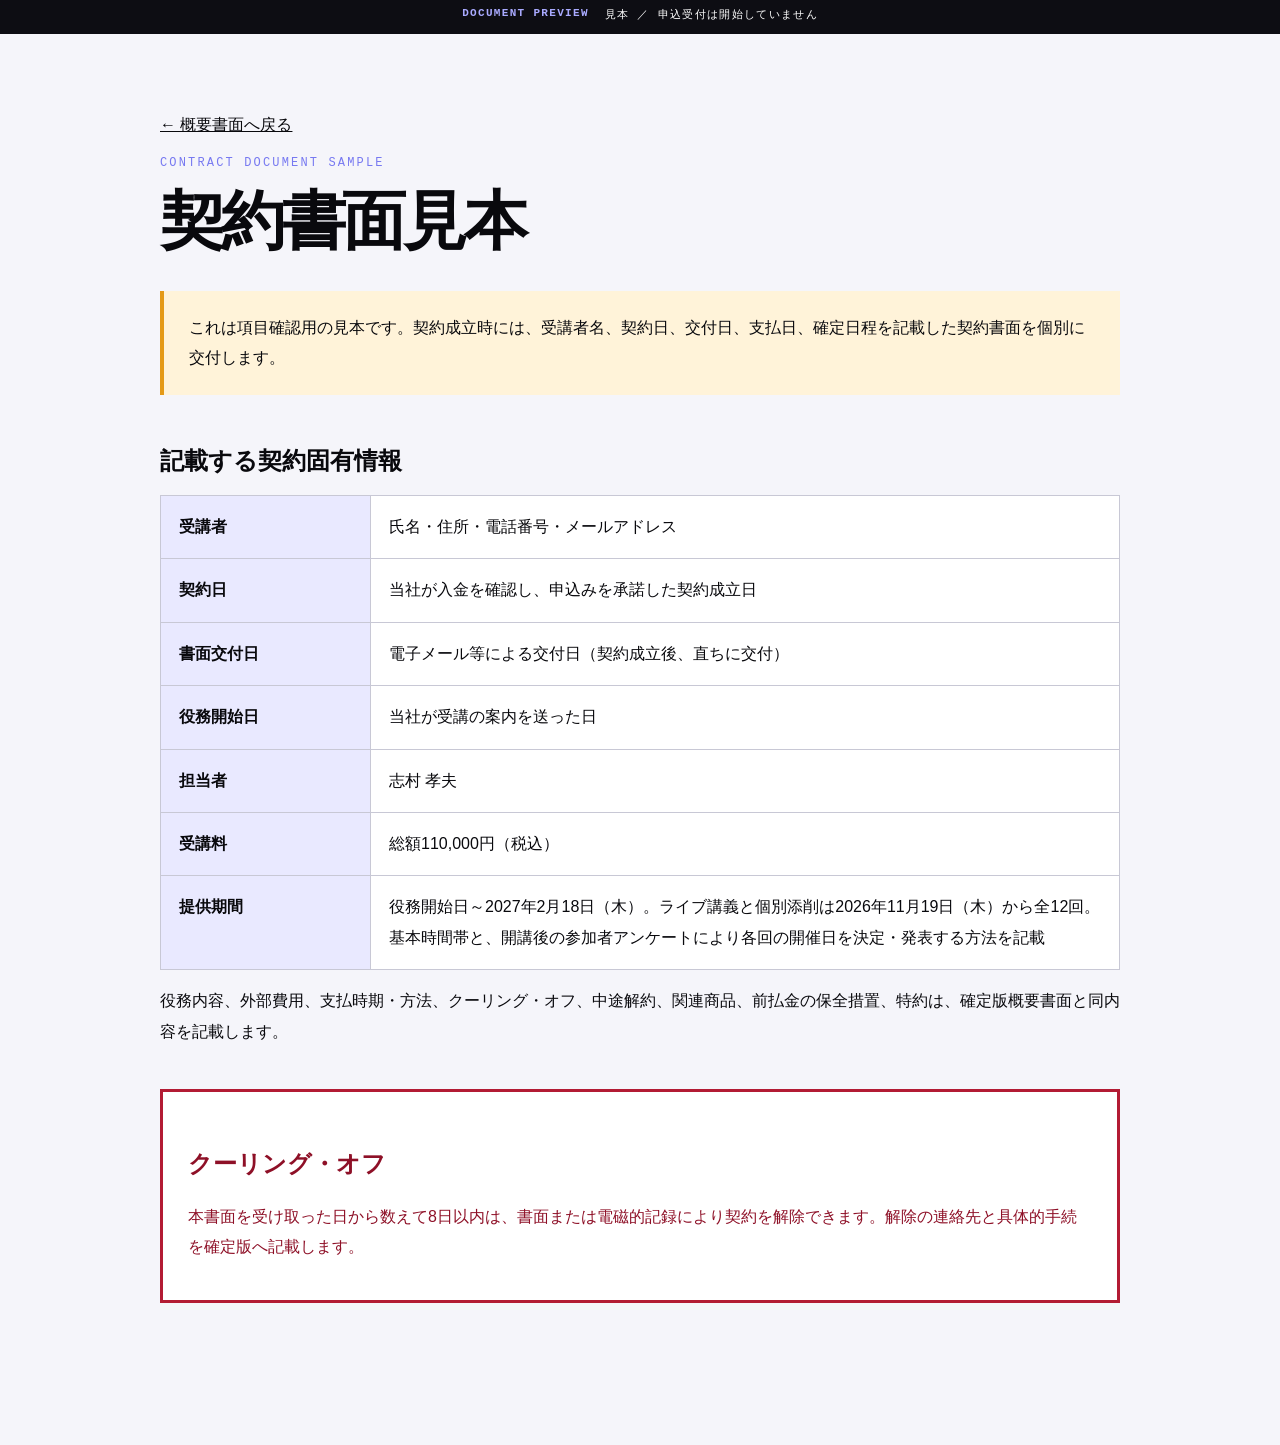
<file: contract_sample.html>
<!doctype html>
<html lang="ja"><head><meta charset="utf-8"><meta name="viewport" content="width=device-width,initial-scale=1"><meta name="robots" content="noindex,nofollow"><title>契約書面見本｜まこハピAIバイブコーディングschool</title><link rel="stylesheet" href="design.css"></head>
<body class="legal-page"><div class="preview-bar"><b>DOCUMENT PREVIEW</b><span>見本 ／ 申込受付は開始していません</span></div><main class="legal-wrap"><p><a href="gaiyo_shomen.html">← 概要書面へ戻る</a></p><div class="eyebrow">CONTRACT DOCUMENT SAMPLE</div><h1>契約書面見本</h1><p class="legal-alert">これは項目確認用の見本です。契約成立時には、受講者名、契約日、交付日、支払日、確定日程を記載した契約書面を個別に交付します。</p>
<h2>記載する契約固有情報</h2><table class="legal-table"><tr><th>受講者</th><td>氏名・住所・電話番号・メールアドレス</td></tr><tr><th>契約日</th><td>当社が入金を確認し、申込みを承諾した契約成立日</td></tr><tr><th>書面交付日</th><td>電子メール等による交付日（契約成立後、直ちに交付）</td></tr><tr><th>役務開始日</th><td>当社が受講の案内を送った日</td></tr><tr><th>担当者</th><td>志村 孝夫</td></tr><tr><th>受講料</th><td>総額110,000円（税込）</td></tr><tr><th>提供期間</th><td>役務開始日～2027年2月18日（木）。ライブ講義と個別添削は2026年11月19日（木）から全12回。基本時間帯と、開講後の参加者アンケートにより各回の開催日を決定・発表する方法を記載</td></tr></table>
<p>役務内容、外部費用、支払時期・方法、クーリング・オフ、中途解約、関連商品、前払金の保全措置、特約は、確定版概要書面と同内容を記載します。</p>
<div class="cooling-box"><h2>クーリング・オフ</h2><p>本書面を受け取った日から数えて8日以内は、書面または電磁的記録により契約を解除できます。解除の連絡先と具体的手続を確定版へ記載します。</p></div>
</main></body></html>
</file>
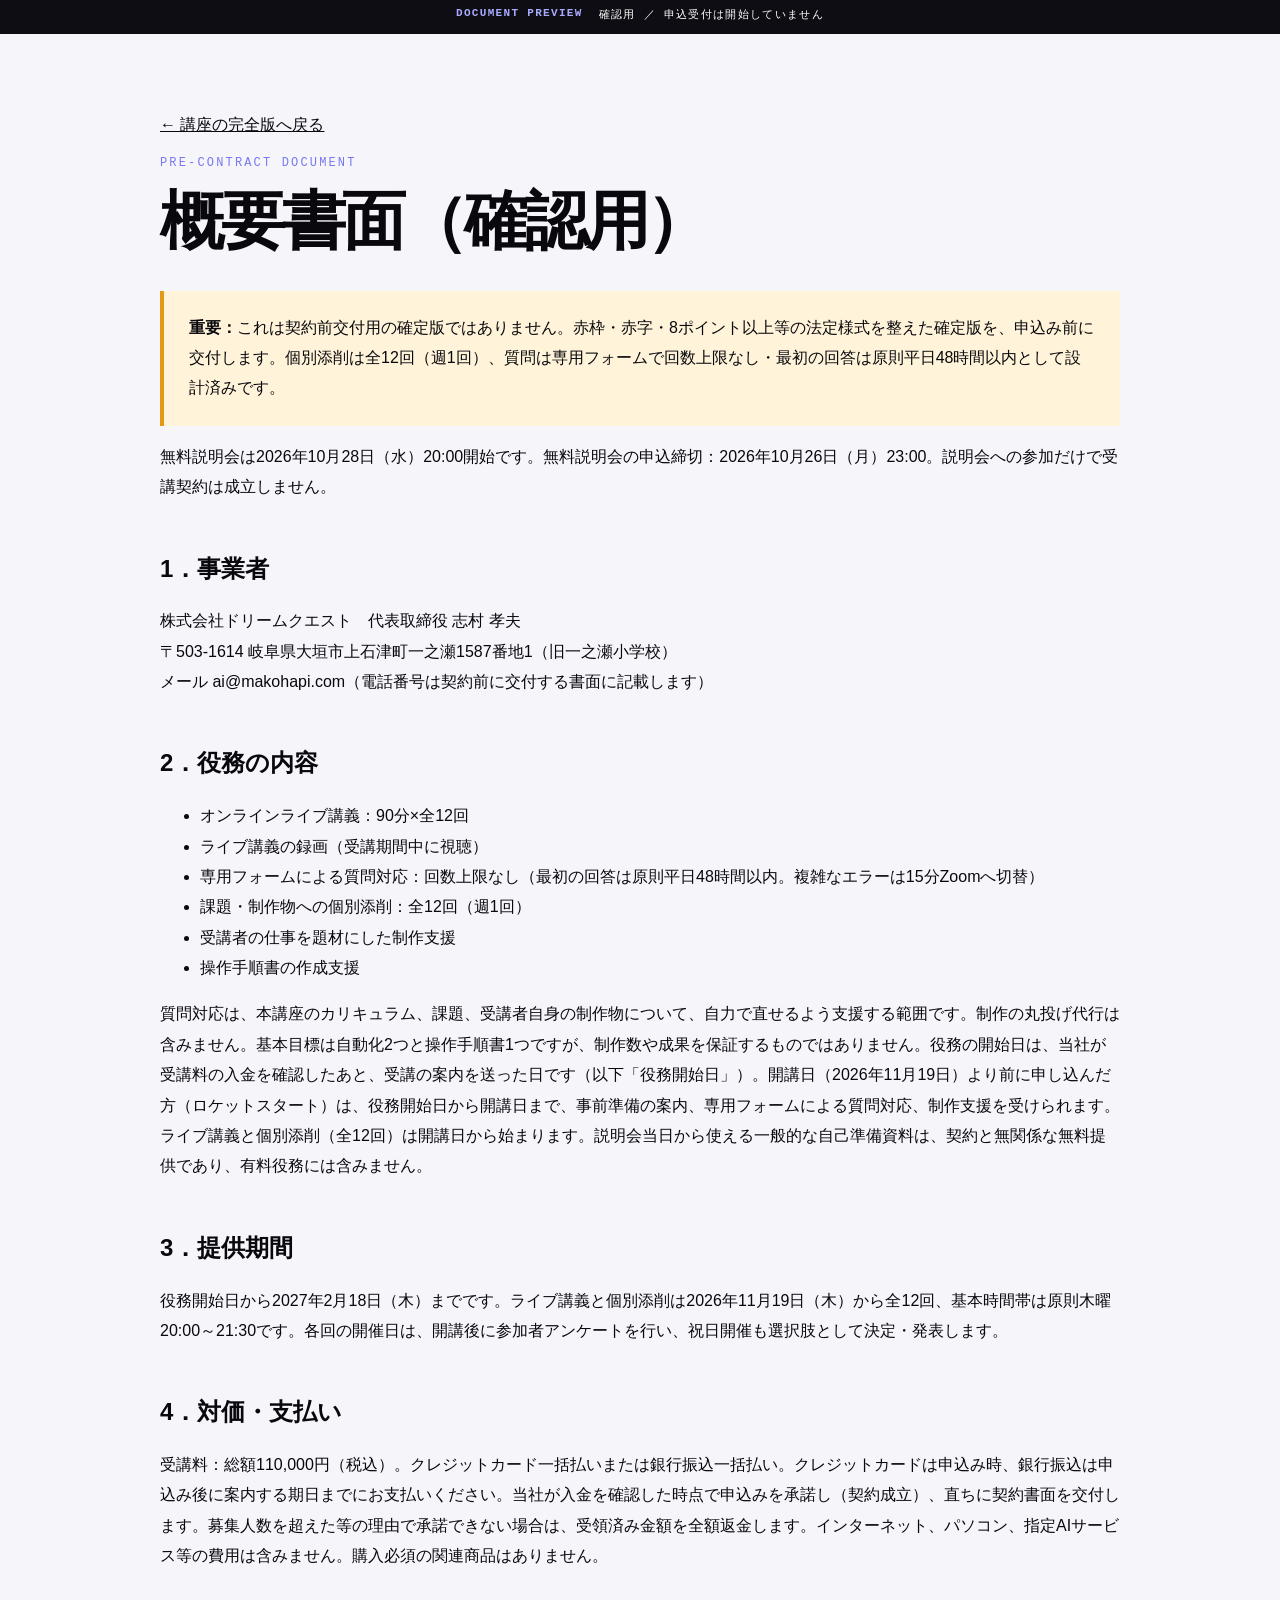
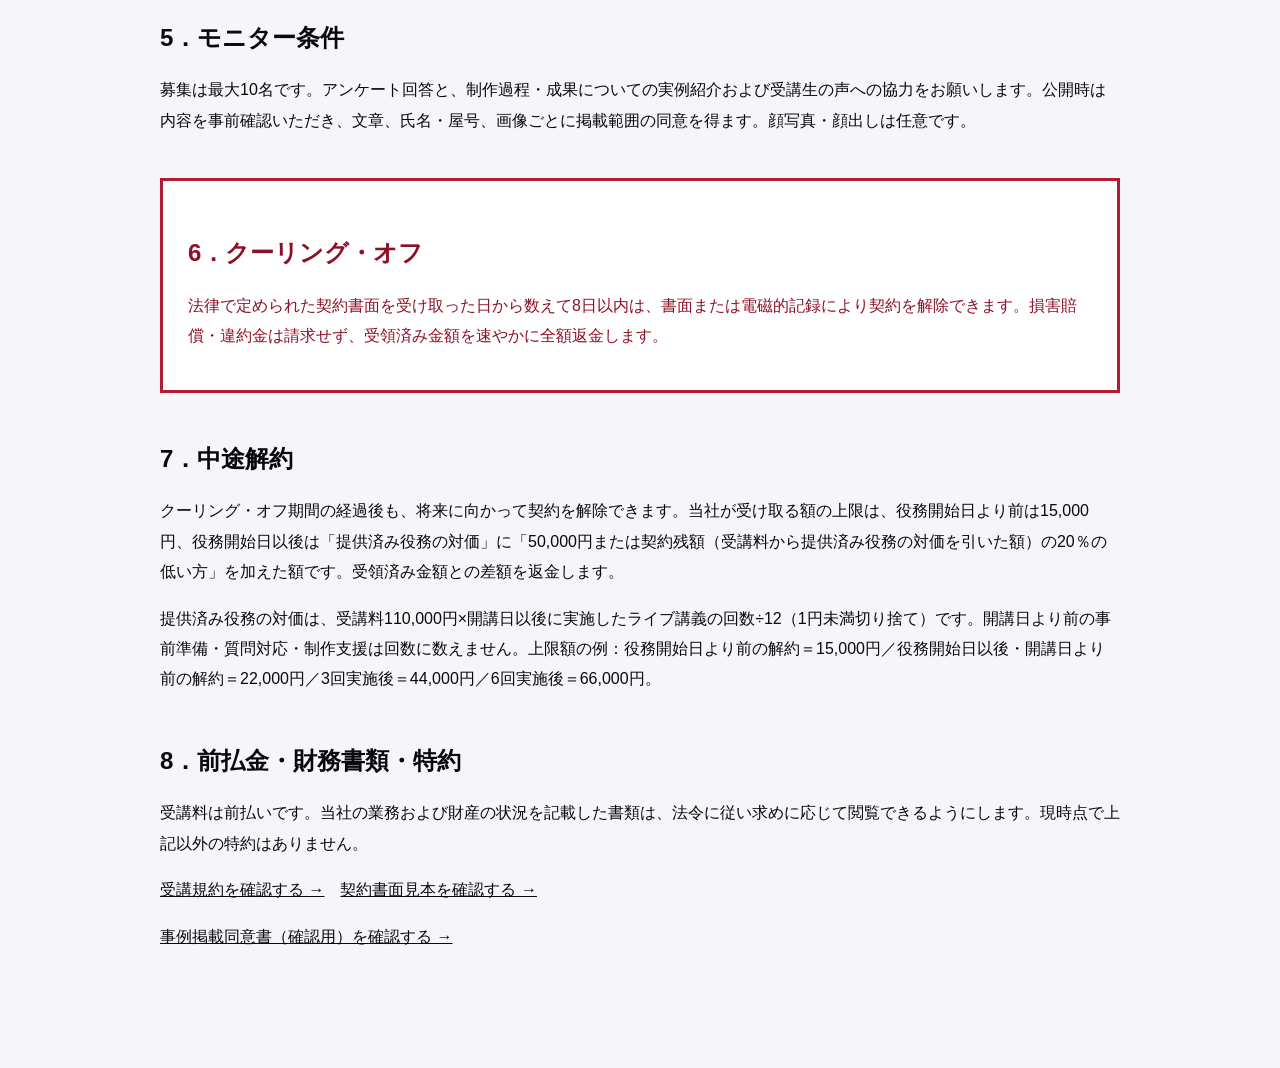
<file: gaiyo_shomen.html>
<!doctype html>
<html lang="ja"><head><meta charset="utf-8"><meta name="viewport" content="width=device-width,initial-scale=1"><meta name="robots" content="noindex,nofollow"><title>概要書面（確認用）｜まこハピAIバイブコーディングschool</title><link rel="stylesheet" href="design.css"></head>
<body class="legal-page"><div class="preview-bar"><b>DOCUMENT PREVIEW</b><span>確認用 ／ 申込受付は開始していません</span></div><main class="legal-wrap"><p><a href="complete.html">← 講座の完全版へ戻る</a></p><div class="eyebrow">PRE-CONTRACT DOCUMENT</div><h1>概要書面（確認用）</h1><p class="legal-alert"><b>重要：</b>これは契約前交付用の確定版ではありません。赤枠・赤字・8ポイント以上等の法定様式を整えた確定版を、申込み前に交付します。個別添削は全12回（週1回）、質問は専用フォームで回数上限なし・最初の回答は原則平日48時間以内として設計済みです。</p>
<p>無料説明会は2026年10月28日（水）20:00開始です。無料説明会の申込締切：2026年10月26日（月）23:00。説明会への参加だけで受講契約は成立しません。</p>
<h2>1．事業者</h2><p>株式会社ドリームクエスト　代表取締役 志村 孝夫<br>〒503-1614 岐阜県大垣市上石津町一之瀬1587番地1（旧一之瀬小学校）<br>メール ai@makohapi.com（電話番号は契約前に交付する書面に記載します）</p>
<h2>2．役務の内容</h2><ul><li>オンラインライブ講義：90分×全12回</li><li>ライブ講義の録画（受講期間中に視聴）</li><li>専用フォームによる質問対応：回数上限なし（最初の回答は原則平日48時間以内。複雑なエラーは15分Zoomへ切替）</li><li>課題・制作物への個別添削：全12回（週1回）</li><li>受講者の仕事を題材にした制作支援</li><li>操作手順書の作成支援</li></ul><p>質問対応は、本講座のカリキュラム、課題、受講者自身の制作物について、自力で直せるよう支援する範囲です。制作の丸投げ代行は含みません。基本目標は自動化2つと操作手順書1つですが、制作数や成果を保証するものではありません。役務の開始日は、当社が受講料の入金を確認したあと、受講の案内を送った日です（以下「役務開始日」）。開講日（2026年11月19日）より前に申し込んだ方（ロケットスタート）は、役務開始日から開講日まで、事前準備の案内、専用フォームによる質問対応、制作支援を受けられます。ライブ講義と個別添削（全12回）は開講日から始まります。説明会当日から使える一般的な自己準備資料は、契約と無関係な無料提供であり、有料役務には含みません。</p>
<h2>3．提供期間</h2><p>役務開始日から2027年2月18日（木）までです。ライブ講義と個別添削は2026年11月19日（木）から全12回、基本時間帯は原則木曜20:00～21:30です。各回の開催日は、開講後に参加者アンケートを行い、祝日開催も選択肢として決定・発表します。</p>
<h2>4．対価・支払い</h2><p>受講料：総額110,000円（税込）。クレジットカード一括払いまたは銀行振込一括払い。クレジットカードは申込み時、銀行振込は申込み後に案内する期日までにお支払いください。当社が入金を確認した時点で申込みを承諾し（契約成立）、直ちに契約書面を交付します。募集人数を超えた等の理由で承諾できない場合は、受領済み金額を全額返金します。インターネット、パソコン、指定AIサービス等の費用は含みません。購入必須の関連商品はありません。</p>
<h2>5．モニター条件</h2><p>募集は最大10名です。アンケート回答と、制作過程・成果についての実例紹介および受講生の声への協力をお願いします。公開時は内容を事前確認いただき、文章、氏名・屋号、画像ごとに掲載範囲の同意を得ます。顔写真・顔出しは任意です。</p>
<div class="cooling-box"><h2>6．クーリング・オフ</h2><p>法律で定められた契約書面を受け取った日から数えて8日以内は、書面または電磁的記録により契約を解除できます。損害賠償・違約金は請求せず、受領済み金額を速やかに全額返金します。</p></div>
<h2>7．中途解約</h2><p>クーリング・オフ期間の経過後も、将来に向かって契約を解除できます。当社が受け取る額の上限は、役務開始日より前は15,000円、役務開始日以後は「提供済み役務の対価」に「50,000円または契約残額（受講料から提供済み役務の対価を引いた額）の20％の低い方」を加えた額です。受領済み金額との差額を返金します。</p><p>提供済み役務の対価は、受講料110,000円×開講日以後に実施したライブ講義の回数÷12（1円未満切り捨て）です。開講日より前の事前準備・質問対応・制作支援は回数に数えません。上限額の例：役務開始日より前の解約＝15,000円／役務開始日以後・開講日より前の解約＝22,000円／3回実施後＝44,000円／6回実施後＝66,000円。</p>
<h2>8．前払金・財務書類・特約</h2><p>受講料は前払いです。当社の業務および財産の状況を記載した書類は、法令に従い求めに応じて閲覧できるようにします。現時点で上記以外の特約はありません。</p>
<p><a href="terms.html">受講規約を確認する →</a>　<a href="contract_sample.html">契約書面見本を確認する →</a></p>
<p><a href="monitor_consent.html">事例掲載同意書（確認用）を確認する →</a></p>
</main></body></html>
</file>
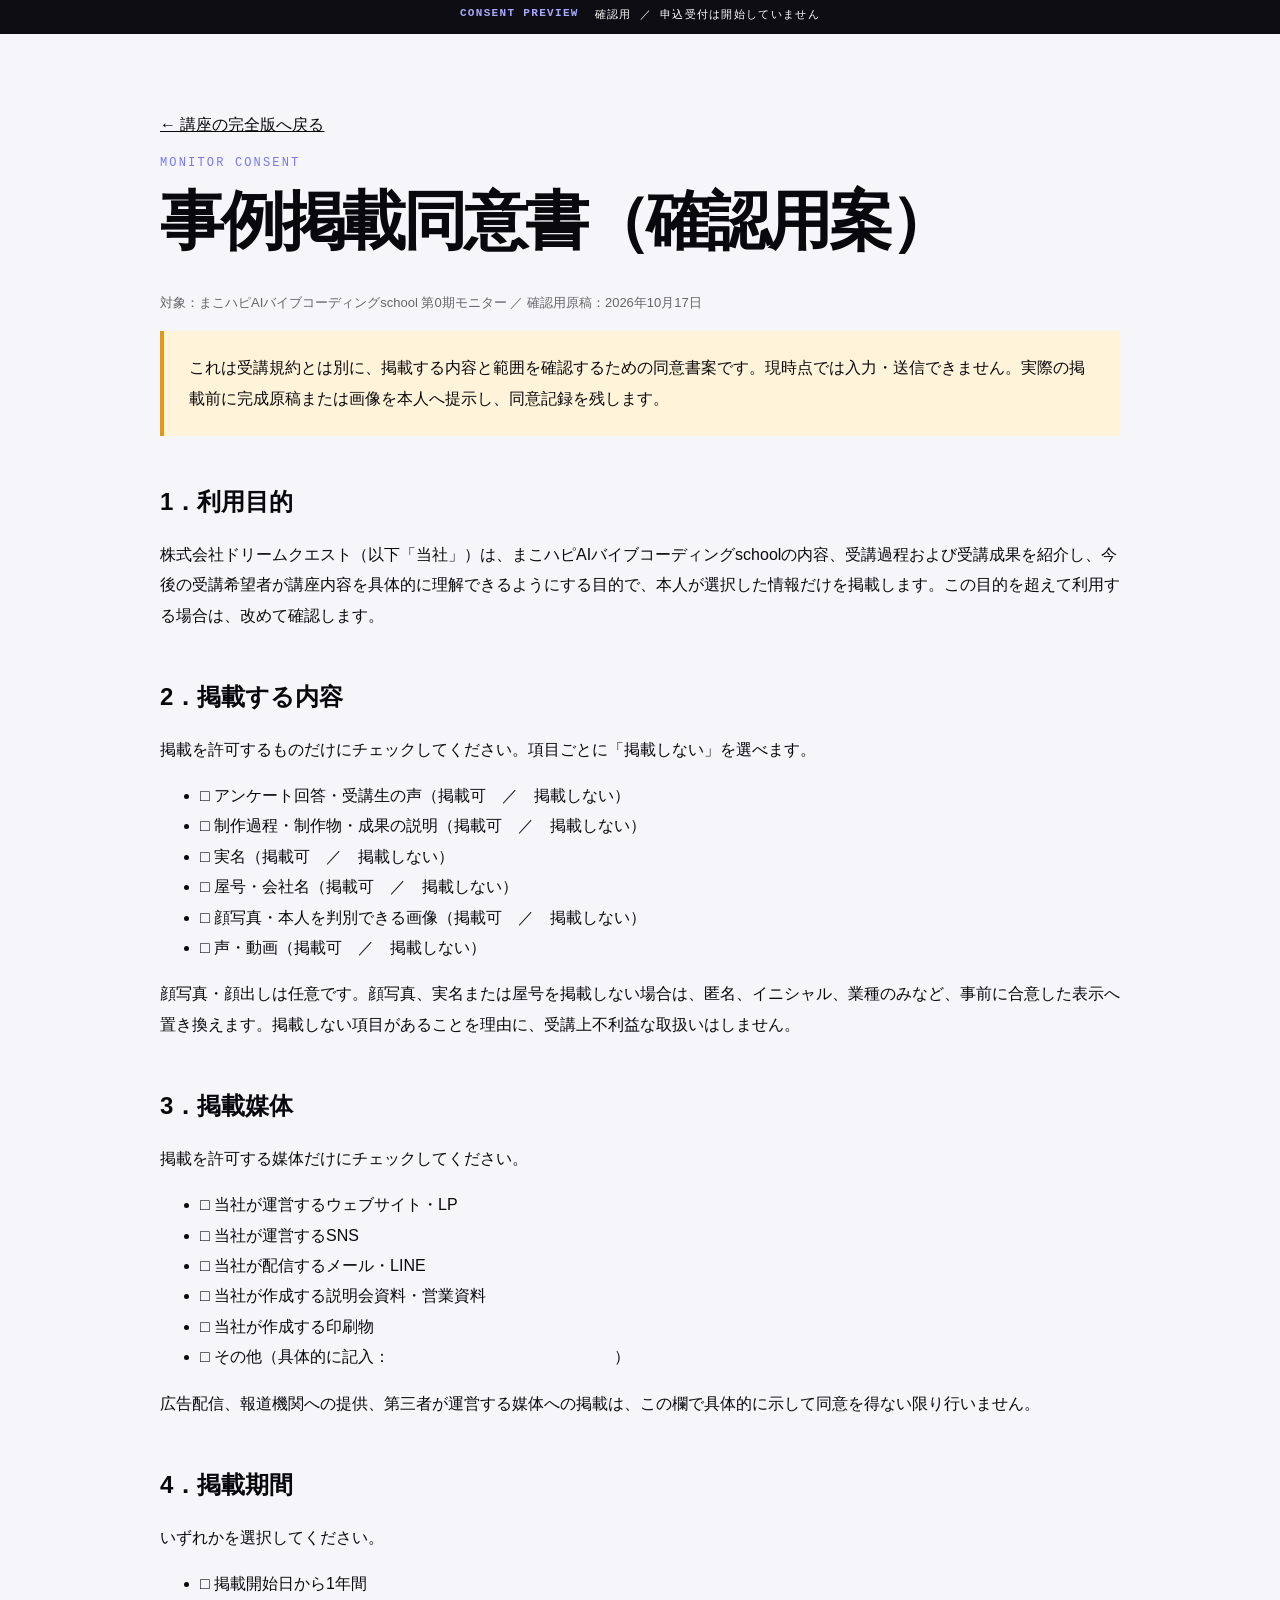
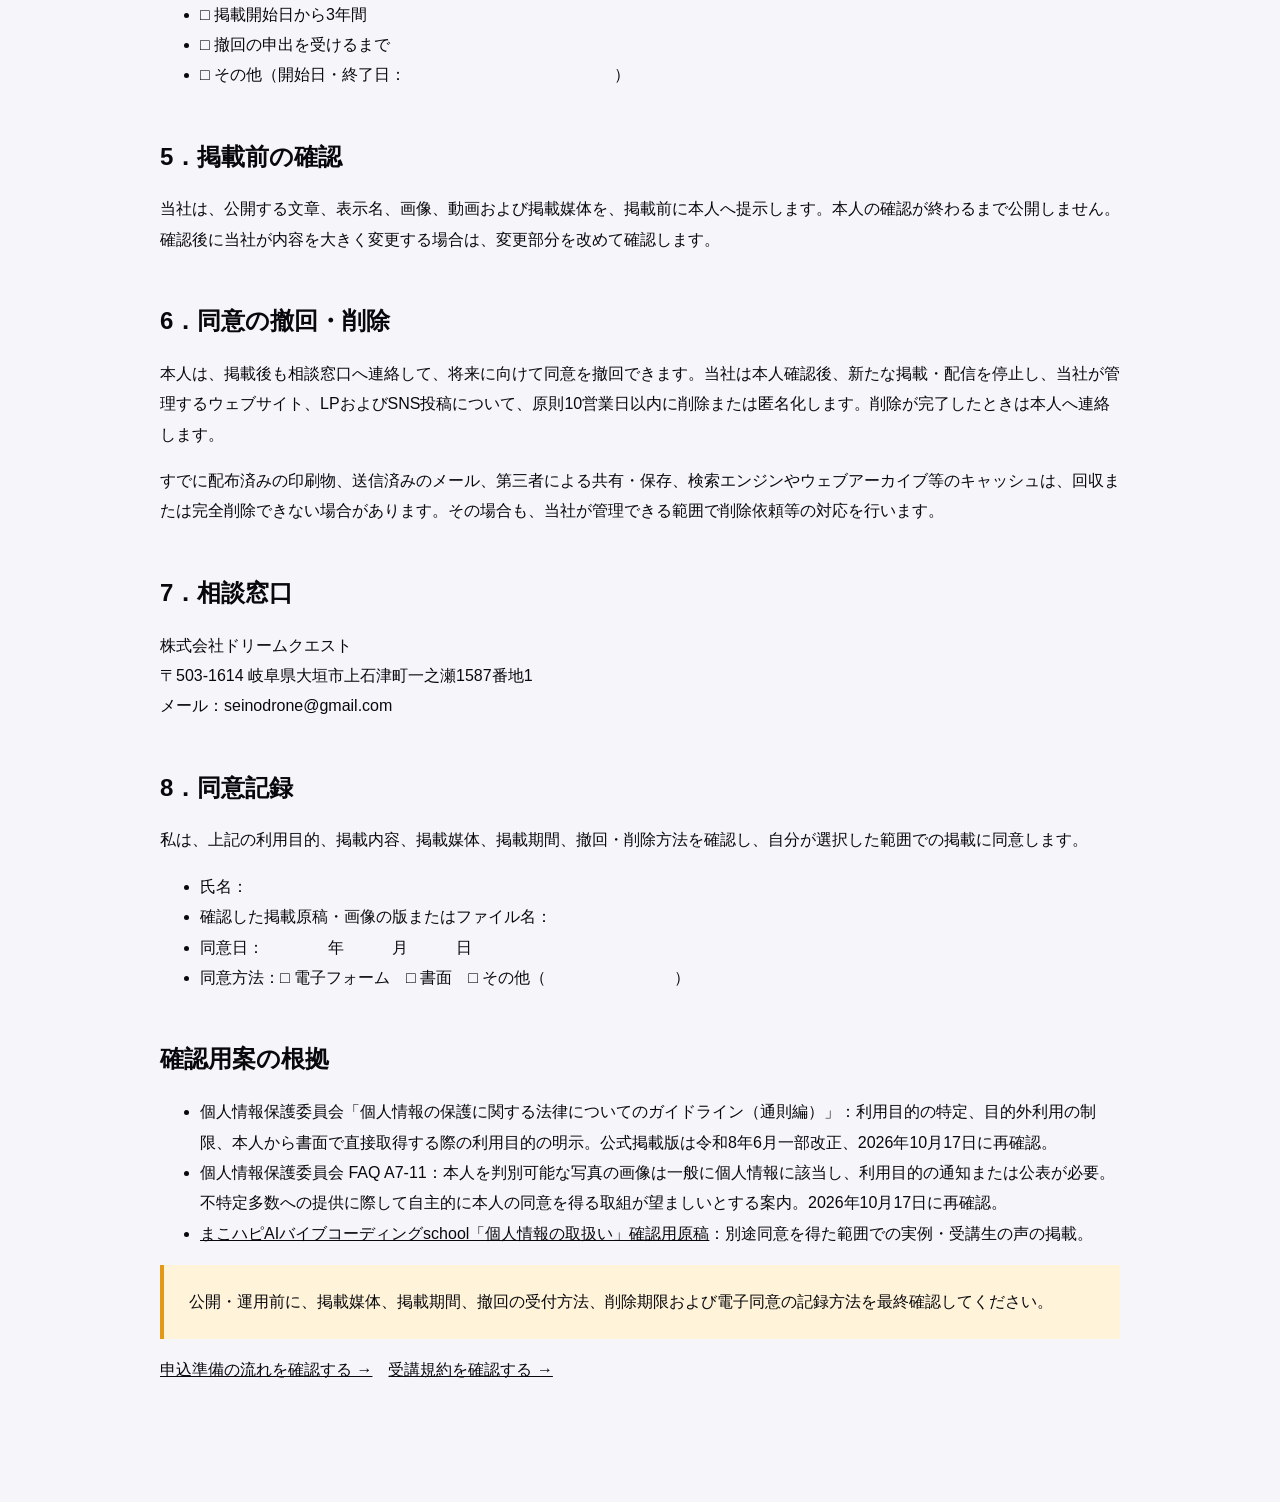
<file: monitor_consent.html>
<!doctype html>
<html lang="ja"><head><meta charset="utf-8"><meta name="viewport" content="width=device-width,initial-scale=1"><meta name="robots" content="noindex,nofollow"><title>事例掲載同意書｜まこハピAIバイブコーディングschool</title><link rel="stylesheet" href="design.css"></head>
<body class="legal-page"><div class="preview-bar"><b>CONSENT PREVIEW</b><span>確認用 ／ 申込受付は開始していません</span></div><main class="legal-wrap"><p><a href="complete.html">← 講座の完全版へ戻る</a></p><div class="eyebrow">MONITOR CONSENT</div><h1>事例掲載同意書（確認用案）</h1><p class="legal-meta">対象：まこハピAIバイブコーディングschool 第0期モニター ／ 確認用原稿：2026年10月17日</p>
<p class="legal-alert">これは受講規約とは別に、掲載する内容と範囲を確認するための同意書案です。現時点では入力・送信できません。実際の掲載前に完成原稿または画像を本人へ提示し、同意記録を残します。</p>

<h2>1．利用目的</h2><p>株式会社ドリームクエスト（以下「当社」）は、まこハピAIバイブコーディングschoolの内容、受講過程および受講成果を紹介し、今後の受講希望者が講座内容を具体的に理解できるようにする目的で、本人が選択した情報だけを掲載します。この目的を超えて利用する場合は、改めて確認します。</p>

<h2>2．掲載する内容</h2><p>掲載を許可するものだけにチェックしてください。項目ごとに「掲載しない」を選べます。</p>
<ul>
  <li>□ アンケート回答・受講生の声（掲載可　／　掲載しない）</li>
  <li>□ 制作過程・制作物・成果の説明（掲載可　／　掲載しない）</li>
  <li>□ 実名（掲載可　／　掲載しない）</li>
  <li>□ 屋号・会社名（掲載可　／　掲載しない）</li>
  <li>□ 顔写真・本人を判別できる画像（掲載可　／　掲載しない）</li>
  <li>□ 声・動画（掲載可　／　掲載しない）</li>
</ul>
<p>顔写真・顔出しは任意です。顔写真、実名または屋号を掲載しない場合は、匿名、イニシャル、業種のみなど、事前に合意した表示へ置き換えます。掲載しない項目があることを理由に、受講上不利益な取扱いはしません。</p>

<h2>3．掲載媒体</h2><p>掲載を許可する媒体だけにチェックしてください。</p>
<ul>
  <li>□ 当社が運営するウェブサイト・LP</li>
  <li>□ 当社が運営するSNS</li>
  <li>□ 当社が配信するメール・LINE</li>
  <li>□ 当社が作成する説明会資料・営業資料</li>
  <li>□ 当社が作成する印刷物</li>
  <li>□ その他（具体的に記入：　　　　　　　　　　　　　　）</li>
</ul>
<p>広告配信、報道機関への提供、第三者が運営する媒体への掲載は、この欄で具体的に示して同意を得ない限り行いません。</p>

<h2>4．掲載期間</h2><p>いずれかを選択してください。</p>
<ul>
  <li>□ 掲載開始日から1年間</li>
  <li>□ 掲載開始日から3年間</li>
  <li>□ 撤回の申出を受けるまで</li>
  <li>□ その他（開始日・終了日：　　　　　　　　　　　　　）</li>
</ul>

<h2>5．掲載前の確認</h2><p>当社は、公開する文章、表示名、画像、動画および掲載媒体を、掲載前に本人へ提示します。本人の確認が終わるまで公開しません。確認後に当社が内容を大きく変更する場合は、変更部分を改めて確認します。</p>

<h2>6．同意の撤回・削除</h2><p>本人は、掲載後も相談窓口へ連絡して、将来に向けて同意を撤回できます。当社は本人確認後、新たな掲載・配信を停止し、当社が管理するウェブサイト、LPおよびSNS投稿について、原則10営業日以内に削除または匿名化します。削除が完了したときは本人へ連絡します。</p>
<p>すでに配布済みの印刷物、送信済みのメール、第三者による共有・保存、検索エンジンやウェブアーカイブ等のキャッシュは、回収または完全削除できない場合があります。その場合も、当社が管理できる範囲で削除依頼等の対応を行います。</p>

<h2>7．相談窓口</h2><p>株式会社ドリームクエスト<br>〒503-1614 岐阜県大垣市上石津町一之瀬1587番地1<br>メール：seinodrone@gmail.com</p>

<h2>8．同意記録</h2><p>私は、上記の利用目的、掲載内容、掲載媒体、掲載期間、撤回・削除方法を確認し、自分が選択した範囲での掲載に同意します。</p>
<ul>
  <li>氏名：　　　　　　　　　　　　　　　　</li>
  <li>確認した掲載原稿・画像の版またはファイル名：　　　　　　　　　　　　　　　　</li>
  <li>同意日：　　　　年　　　月　　　日</li>
  <li>同意方法：□ 電子フォーム　□ 書面　□ その他（　　　　　　　　）</li>
</ul>

<h2>確認用案の根拠</h2><ul>
  <li>個人情報保護委員会「個人情報の保護に関する法律についてのガイドライン（通則編）」：利用目的の特定、目的外利用の制限、本人から書面で直接取得する際の利用目的の明示。公式掲載版は令和8年6月一部改正、2026年10月17日に再確認。</li>
  <li>個人情報保護委員会 FAQ A7-11：本人を判別可能な写真の画像は一般に個人情報に該当し、利用目的の通知または公表が必要。不特定多数への提供に際して自主的に本人の同意を得る取組が望ましいとする案内。2026年10月17日に再確認。</li>
  <li><a href="privacy.html">まこハピAIバイブコーディングschool「個人情報の取扱い」確認用原稿</a>：別途同意を得た範囲での実例・受講生の声の掲載。</li>
</ul>
<p class="legal-alert">公開・運用前に、掲載媒体、掲載期間、撤回の受付方法、削除期限および電子同意の記録方法を最終確認してください。</p>
<p><a href="application-flow.html">申込準備の流れを確認する →</a>　<a href="terms.html">受講規約を確認する →</a></p>
</main></body></html>
</file>
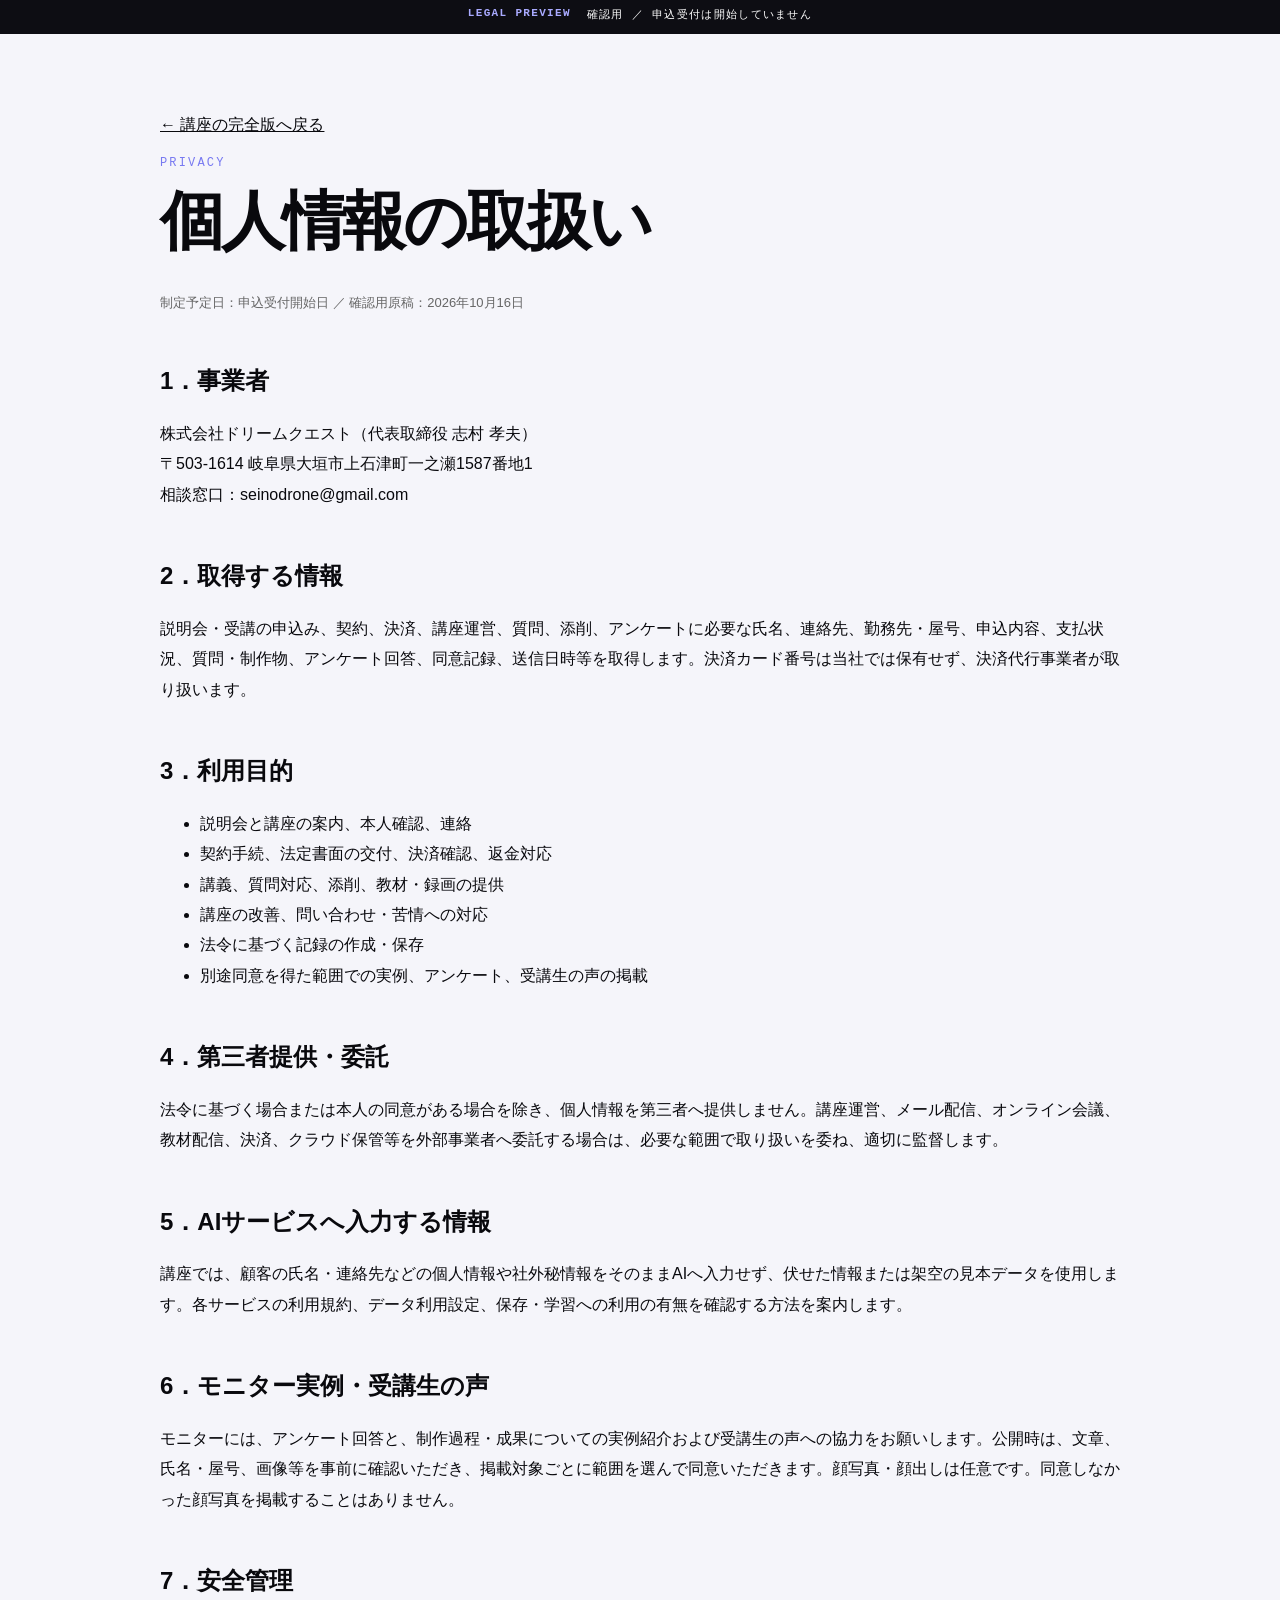
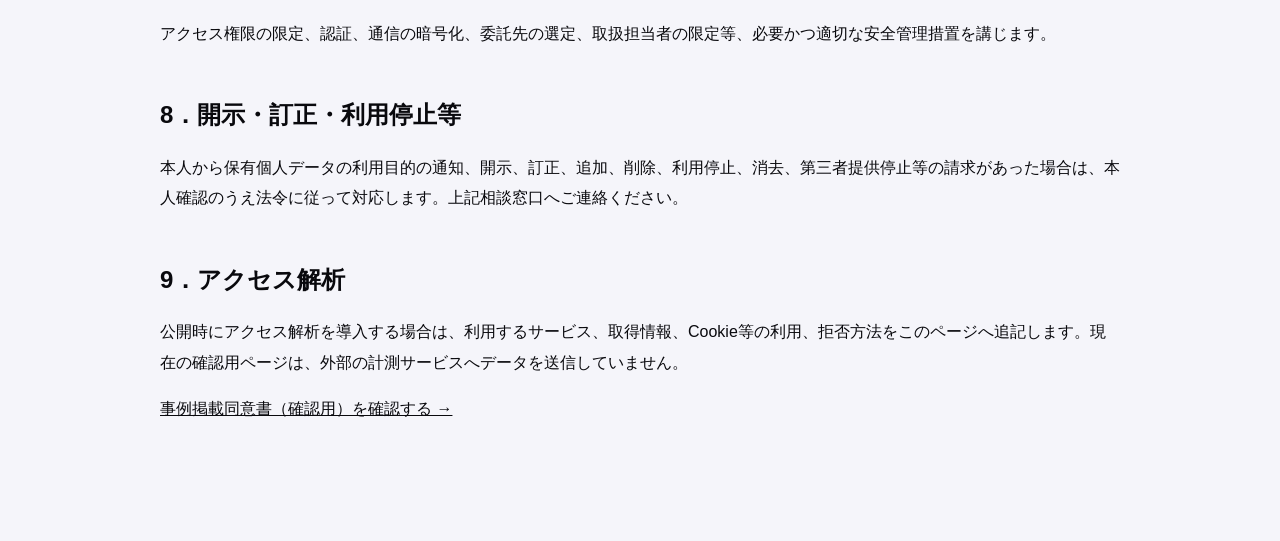
<file: privacy.html>
<!doctype html>
<html lang="ja"><head><meta charset="utf-8"><meta name="viewport" content="width=device-width,initial-scale=1"><meta name="robots" content="noindex,nofollow"><title>個人情報の取扱い｜まこハピAIバイブコーディングschool</title><link rel="stylesheet" href="design.css"></head>
<body class="legal-page"><div class="preview-bar"><b>LEGAL PREVIEW</b><span>確認用 ／ 申込受付は開始していません</span></div><main class="legal-wrap"><p><a href="complete.html">← 講座の完全版へ戻る</a></p><div class="eyebrow">PRIVACY</div><h1>個人情報の取扱い</h1><p class="legal-meta">制定予定日：申込受付開始日 ／ 確認用原稿：2026年10月16日</p>
<h2>1．事業者</h2><p>株式会社ドリームクエスト（代表取締役 志村 孝夫）<br>〒503-1614 岐阜県大垣市上石津町一之瀬1587番地1<br>相談窓口：seinodrone@gmail.com</p>
<h2>2．取得する情報</h2><p>説明会・受講の申込み、契約、決済、講座運営、質問、添削、アンケートに必要な氏名、連絡先、勤務先・屋号、申込内容、支払状況、質問・制作物、アンケート回答、同意記録、送信日時等を取得します。決済カード番号は当社では保有せず、決済代行事業者が取り扱います。</p>
<h2>3．利用目的</h2><ul><li>説明会と講座の案内、本人確認、連絡</li><li>契約手続、法定書面の交付、決済確認、返金対応</li><li>講義、質問対応、添削、教材・録画の提供</li><li>講座の改善、問い合わせ・苦情への対応</li><li>法令に基づく記録の作成・保存</li><li>別途同意を得た範囲での実例、アンケート、受講生の声の掲載</li></ul>
<h2>4．第三者提供・委託</h2><p>法令に基づく場合または本人の同意がある場合を除き、個人情報を第三者へ提供しません。講座運営、メール配信、オンライン会議、教材配信、決済、クラウド保管等を外部事業者へ委託する場合は、必要な範囲で取り扱いを委ね、適切に監督します。</p>
<h2>5．AIサービスへ入力する情報</h2><p>講座では、顧客の氏名・連絡先などの個人情報や社外秘情報をそのままAIへ入力せず、伏せた情報または架空の見本データを使用します。各サービスの利用規約、データ利用設定、保存・学習への利用の有無を確認する方法を案内します。</p>
<h2>6．モニター実例・受講生の声</h2><p>モニターには、アンケート回答と、制作過程・成果についての実例紹介および受講生の声への協力をお願いします。公開時は、文章、氏名・屋号、画像等を事前に確認いただき、掲載対象ごとに範囲を選んで同意いただきます。顔写真・顔出しは任意です。同意しなかった顔写真を掲載することはありません。</p>
<h2>7．安全管理</h2><p>アクセス権限の限定、認証、通信の暗号化、委託先の選定、取扱担当者の限定等、必要かつ適切な安全管理措置を講じます。</p>
<h2>8．開示・訂正・利用停止等</h2><p>本人から保有個人データの利用目的の通知、開示、訂正、追加、削除、利用停止、消去、第三者提供停止等の請求があった場合は、本人確認のうえ法令に従って対応します。上記相談窓口へご連絡ください。</p>
<h2>9．アクセス解析</h2><p>公開時にアクセス解析を導入する場合は、利用するサービス、取得情報、Cookie等の利用、拒否方法をこのページへ追記します。現在の確認用ページは、外部の計測サービスへデータを送信していません。</p>
<p><a href="monitor_consent.html">事例掲載同意書（確認用）を確認する →</a></p>
</main></body></html>
</file>
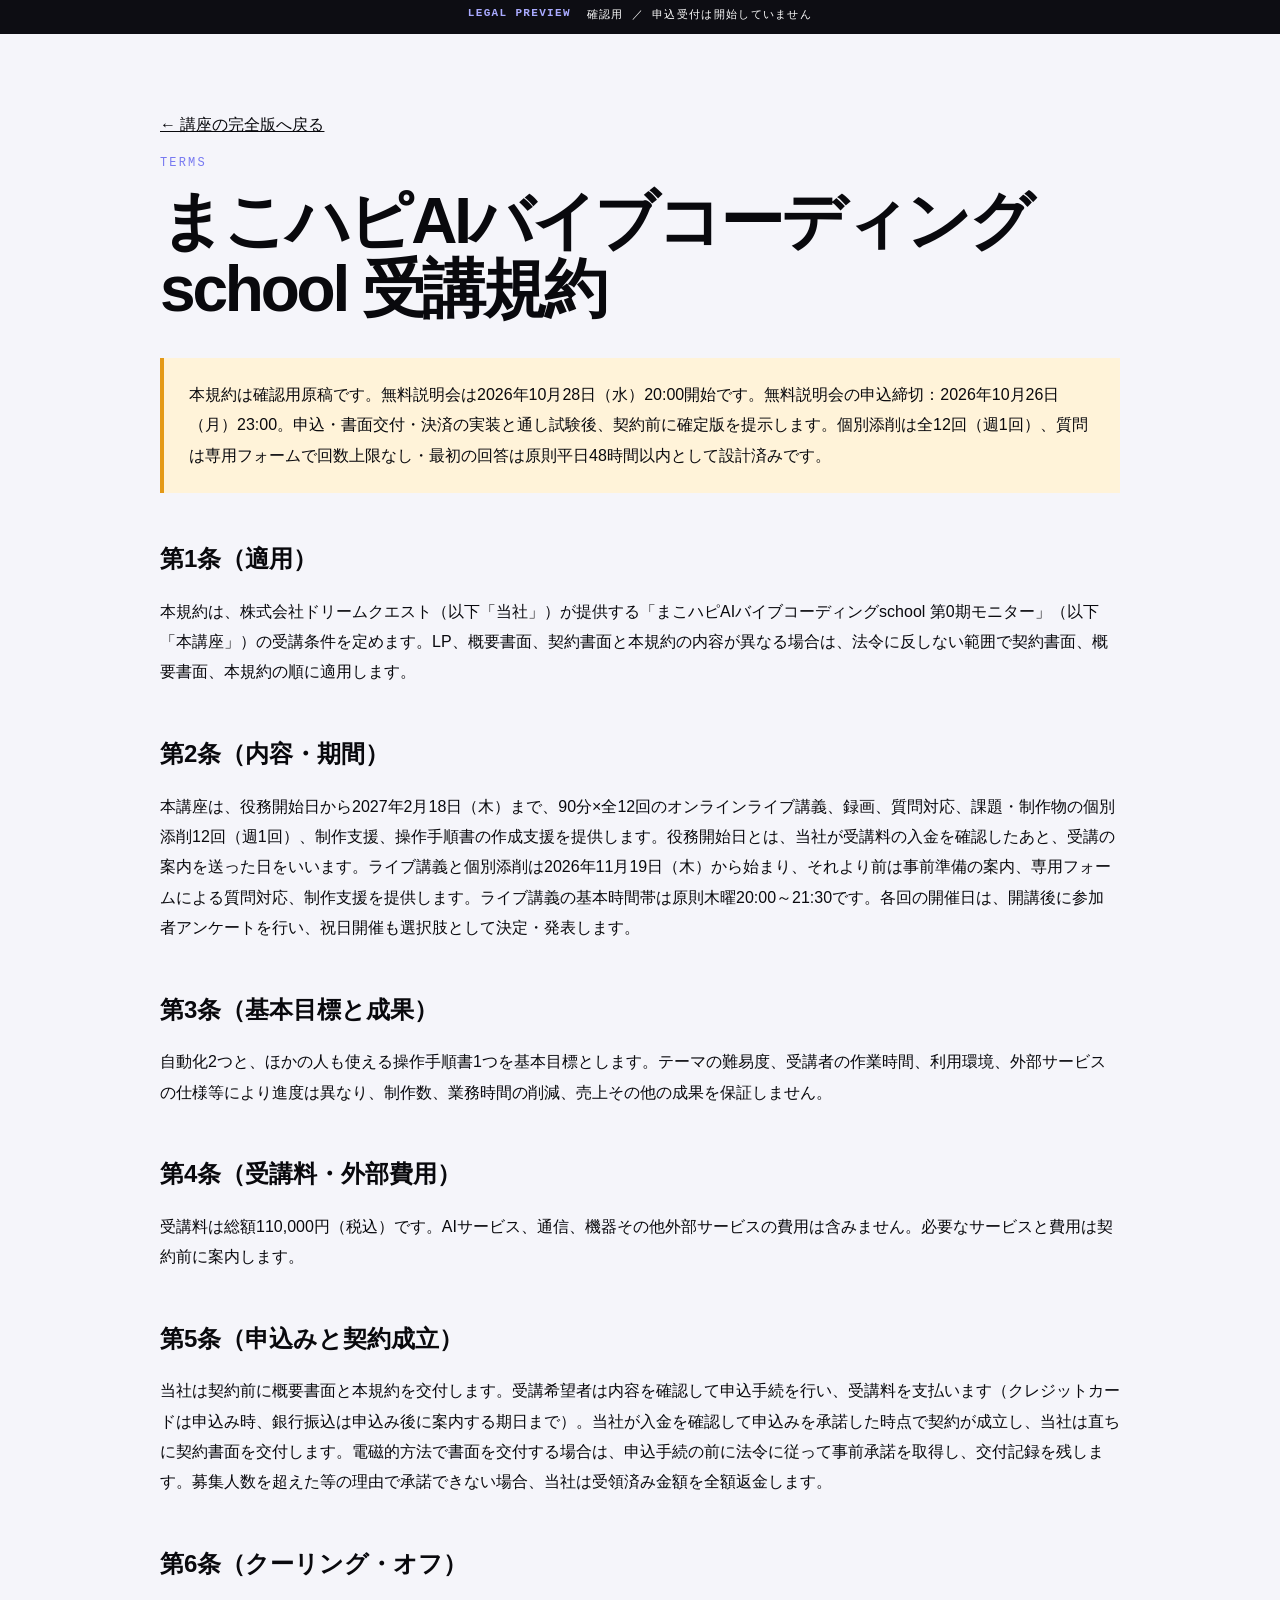
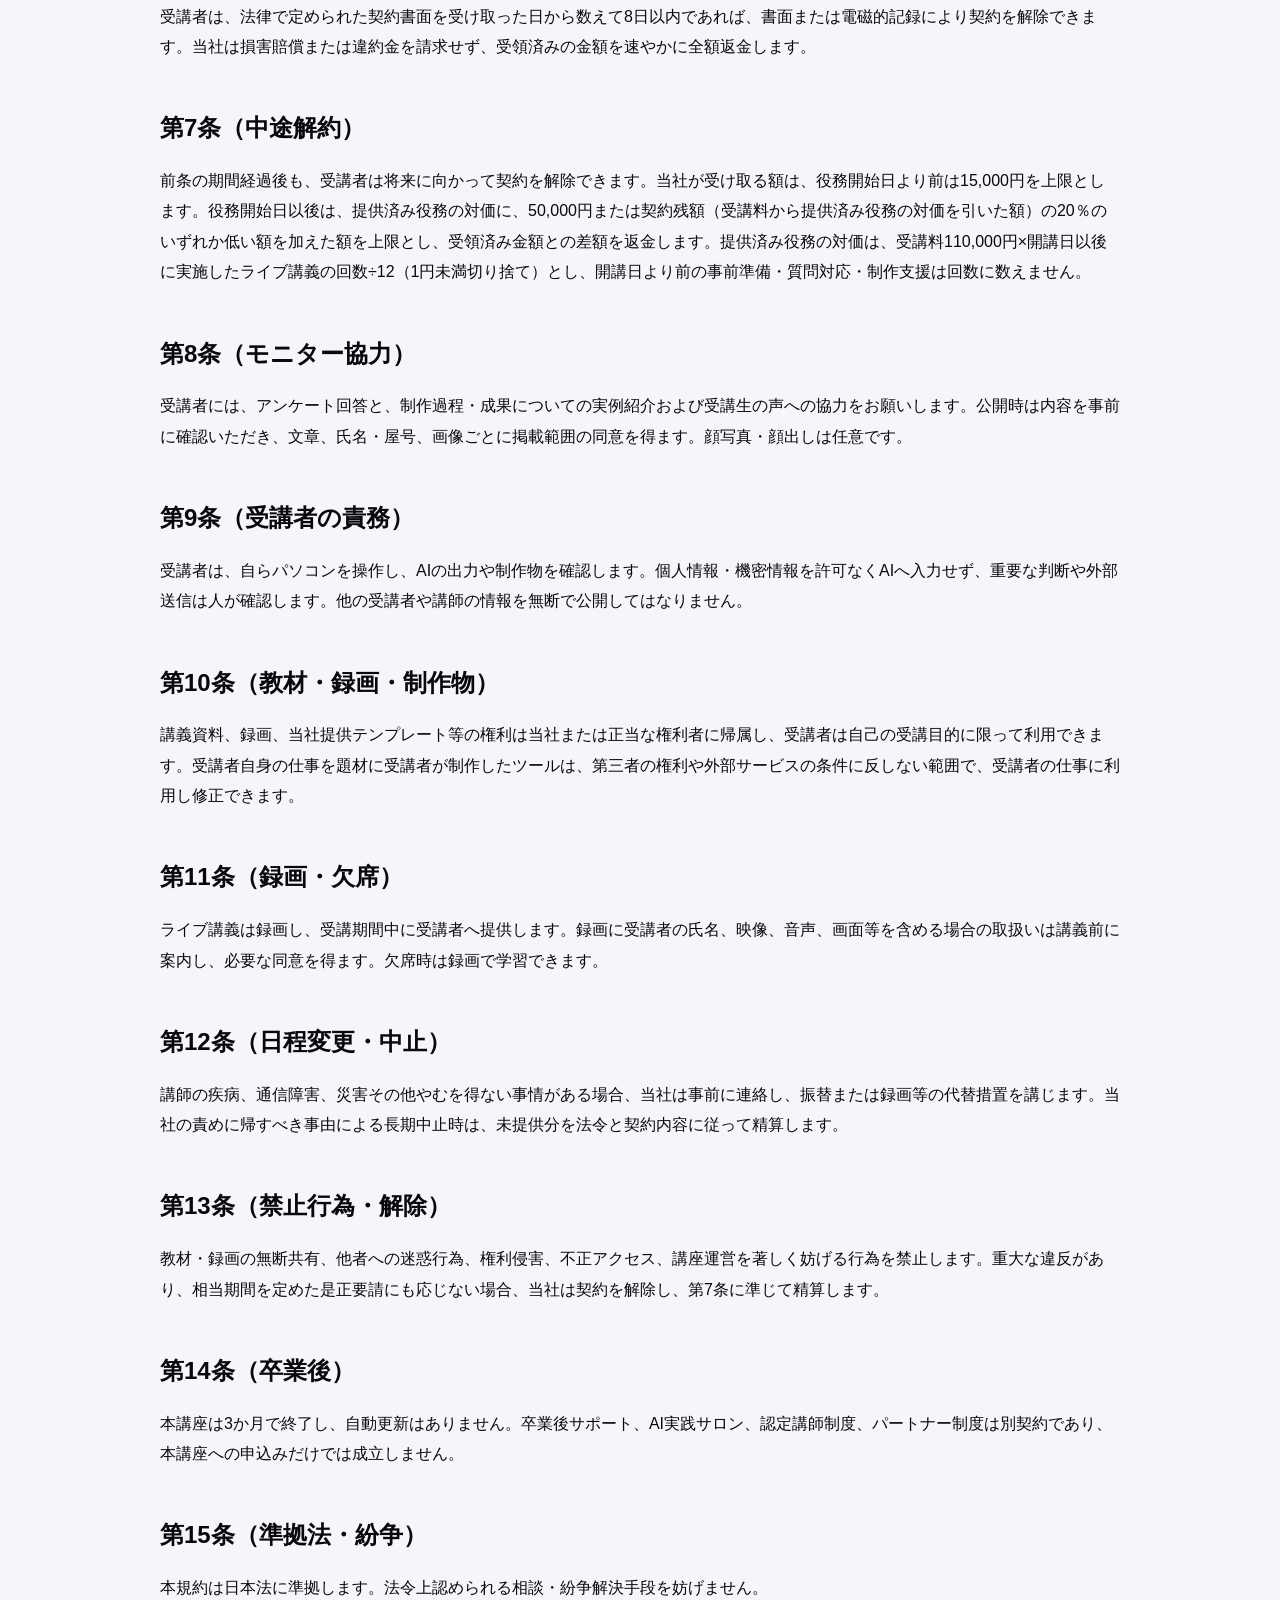
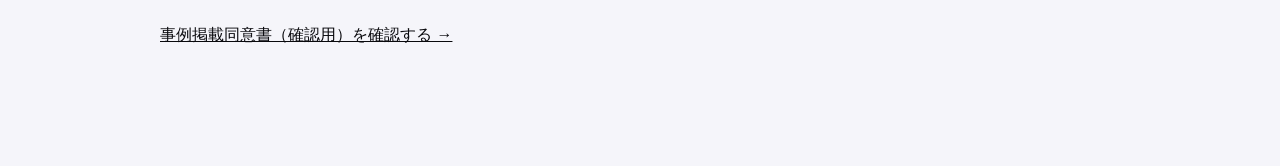
<file: terms.html>
<!doctype html>
<html lang="ja"><head><meta charset="utf-8"><meta name="viewport" content="width=device-width,initial-scale=1"><meta name="robots" content="noindex,nofollow"><title>受講規約｜まこハピAIバイブコーディングschool</title><link rel="stylesheet" href="design.css"></head>
<body class="legal-page"><div class="preview-bar"><b>LEGAL PREVIEW</b><span>確認用 ／ 申込受付は開始していません</span></div><main class="legal-wrap"><p><a href="complete.html">← 講座の完全版へ戻る</a></p><div class="eyebrow">TERMS</div><h1>まこハピAIバイブコーディングschool 受講規約</h1><p class="legal-alert">本規約は確認用原稿です。無料説明会は2026年10月28日（水）20:00開始です。無料説明会の申込締切：2026年10月26日（月）23:00。申込・書面交付・決済の実装と通し試験後、契約前に確定版を提示します。個別添削は全12回（週1回）、質問は専用フォームで回数上限なし・最初の回答は原則平日48時間以内として設計済みです。</p>
<h2>第1条（適用）</h2><p>本規約は、株式会社ドリームクエスト（以下「当社」）が提供する「まこハピAIバイブコーディングschool 第0期モニター」（以下「本講座」）の受講条件を定めます。LP、概要書面、契約書面と本規約の内容が異なる場合は、法令に反しない範囲で契約書面、概要書面、本規約の順に適用します。</p>
<h2>第2条（内容・期間）</h2><p>本講座は、役務開始日から2027年2月18日（木）まで、90分×全12回のオンラインライブ講義、録画、質問対応、課題・制作物の個別添削12回（週1回）、制作支援、操作手順書の作成支援を提供します。役務開始日とは、当社が受講料の入金を確認したあと、受講の案内を送った日をいいます。ライブ講義と個別添削は2026年11月19日（木）から始まり、それより前は事前準備の案内、専用フォームによる質問対応、制作支援を提供します。ライブ講義の基本時間帯は原則木曜20:00～21:30です。各回の開催日は、開講後に参加者アンケートを行い、祝日開催も選択肢として決定・発表します。</p>
<h2>第3条（基本目標と成果）</h2><p>自動化2つと、ほかの人も使える操作手順書1つを基本目標とします。テーマの難易度、受講者の作業時間、利用環境、外部サービスの仕様等により進度は異なり、制作数、業務時間の削減、売上その他の成果を保証しません。</p>
<h2>第4条（受講料・外部費用）</h2><p>受講料は総額110,000円（税込）です。AIサービス、通信、機器その他外部サービスの費用は含みません。必要なサービスと費用は契約前に案内します。</p>
<h2>第5条（申込みと契約成立）</h2><p>当社は契約前に概要書面と本規約を交付します。受講希望者は内容を確認して申込手続を行い、受講料を支払います（クレジットカードは申込み時、銀行振込は申込み後に案内する期日まで）。当社が入金を確認して申込みを承諾した時点で契約が成立し、当社は直ちに契約書面を交付します。電磁的方法で書面を交付する場合は、申込手続の前に法令に従って事前承諾を取得し、交付記録を残します。募集人数を超えた等の理由で承諾できない場合、当社は受領済み金額を全額返金します。</p>
<h2>第6条（クーリング・オフ）</h2><p>受講者は、法律で定められた契約書面を受け取った日から数えて8日以内であれば、書面または電磁的記録により契約を解除できます。当社は損害賠償または違約金を請求せず、受領済みの金額を速やかに全額返金します。</p>
<h2>第7条（中途解約）</h2><p>前条の期間経過後も、受講者は将来に向かって契約を解除できます。当社が受け取る額は、役務開始日より前は15,000円を上限とします。役務開始日以後は、提供済み役務の対価に、50,000円または契約残額（受講料から提供済み役務の対価を引いた額）の20％のいずれか低い額を加えた額を上限とし、受領済み金額との差額を返金します。提供済み役務の対価は、受講料110,000円×開講日以後に実施したライブ講義の回数÷12（1円未満切り捨て）とし、開講日より前の事前準備・質問対応・制作支援は回数に数えません。</p>
<h2>第8条（モニター協力）</h2><p>受講者には、アンケート回答と、制作過程・成果についての実例紹介および受講生の声への協力をお願いします。公開時は内容を事前に確認いただき、文章、氏名・屋号、画像ごとに掲載範囲の同意を得ます。顔写真・顔出しは任意です。</p>
<h2>第9条（受講者の責務）</h2><p>受講者は、自らパソコンを操作し、AIの出力や制作物を確認します。個人情報・機密情報を許可なくAIへ入力せず、重要な判断や外部送信は人が確認します。他の受講者や講師の情報を無断で公開してはなりません。</p>
<h2>第10条（教材・録画・制作物）</h2><p>講義資料、録画、当社提供テンプレート等の権利は当社または正当な権利者に帰属し、受講者は自己の受講目的に限って利用できます。受講者自身の仕事を題材に受講者が制作したツールは、第三者の権利や外部サービスの条件に反しない範囲で、受講者の仕事に利用し修正できます。</p>
<h2>第11条（録画・欠席）</h2><p>ライブ講義は録画し、受講期間中に受講者へ提供します。録画に受講者の氏名、映像、音声、画面等を含める場合の取扱いは講義前に案内し、必要な同意を得ます。欠席時は録画で学習できます。</p>
<h2>第12条（日程変更・中止）</h2><p>講師の疾病、通信障害、災害その他やむを得ない事情がある場合、当社は事前に連絡し、振替または録画等の代替措置を講じます。当社の責めに帰すべき事由による長期中止時は、未提供分を法令と契約内容に従って精算します。</p>
<h2>第13条（禁止行為・解除）</h2><p>教材・録画の無断共有、他者への迷惑行為、権利侵害、不正アクセス、講座運営を著しく妨げる行為を禁止します。重大な違反があり、相当期間を定めた是正要請にも応じない場合、当社は契約を解除し、第7条に準じて精算します。</p>
<h2>第14条（卒業後）</h2><p>本講座は3か月で終了し、自動更新はありません。卒業後サポート、AI実践サロン、認定講師制度、パートナー制度は別契約であり、本講座への申込みだけでは成立しません。</p>
<h2>第15条（準拠法・紛争）</h2><p>本規約は日本法に準拠します。法令上認められる相談・紛争解決手段を妨げません。</p>
<p><a href="monitor_consent.html">事例掲載同意書（確認用）を確認する →</a></p>
</main></body></html>
</file>
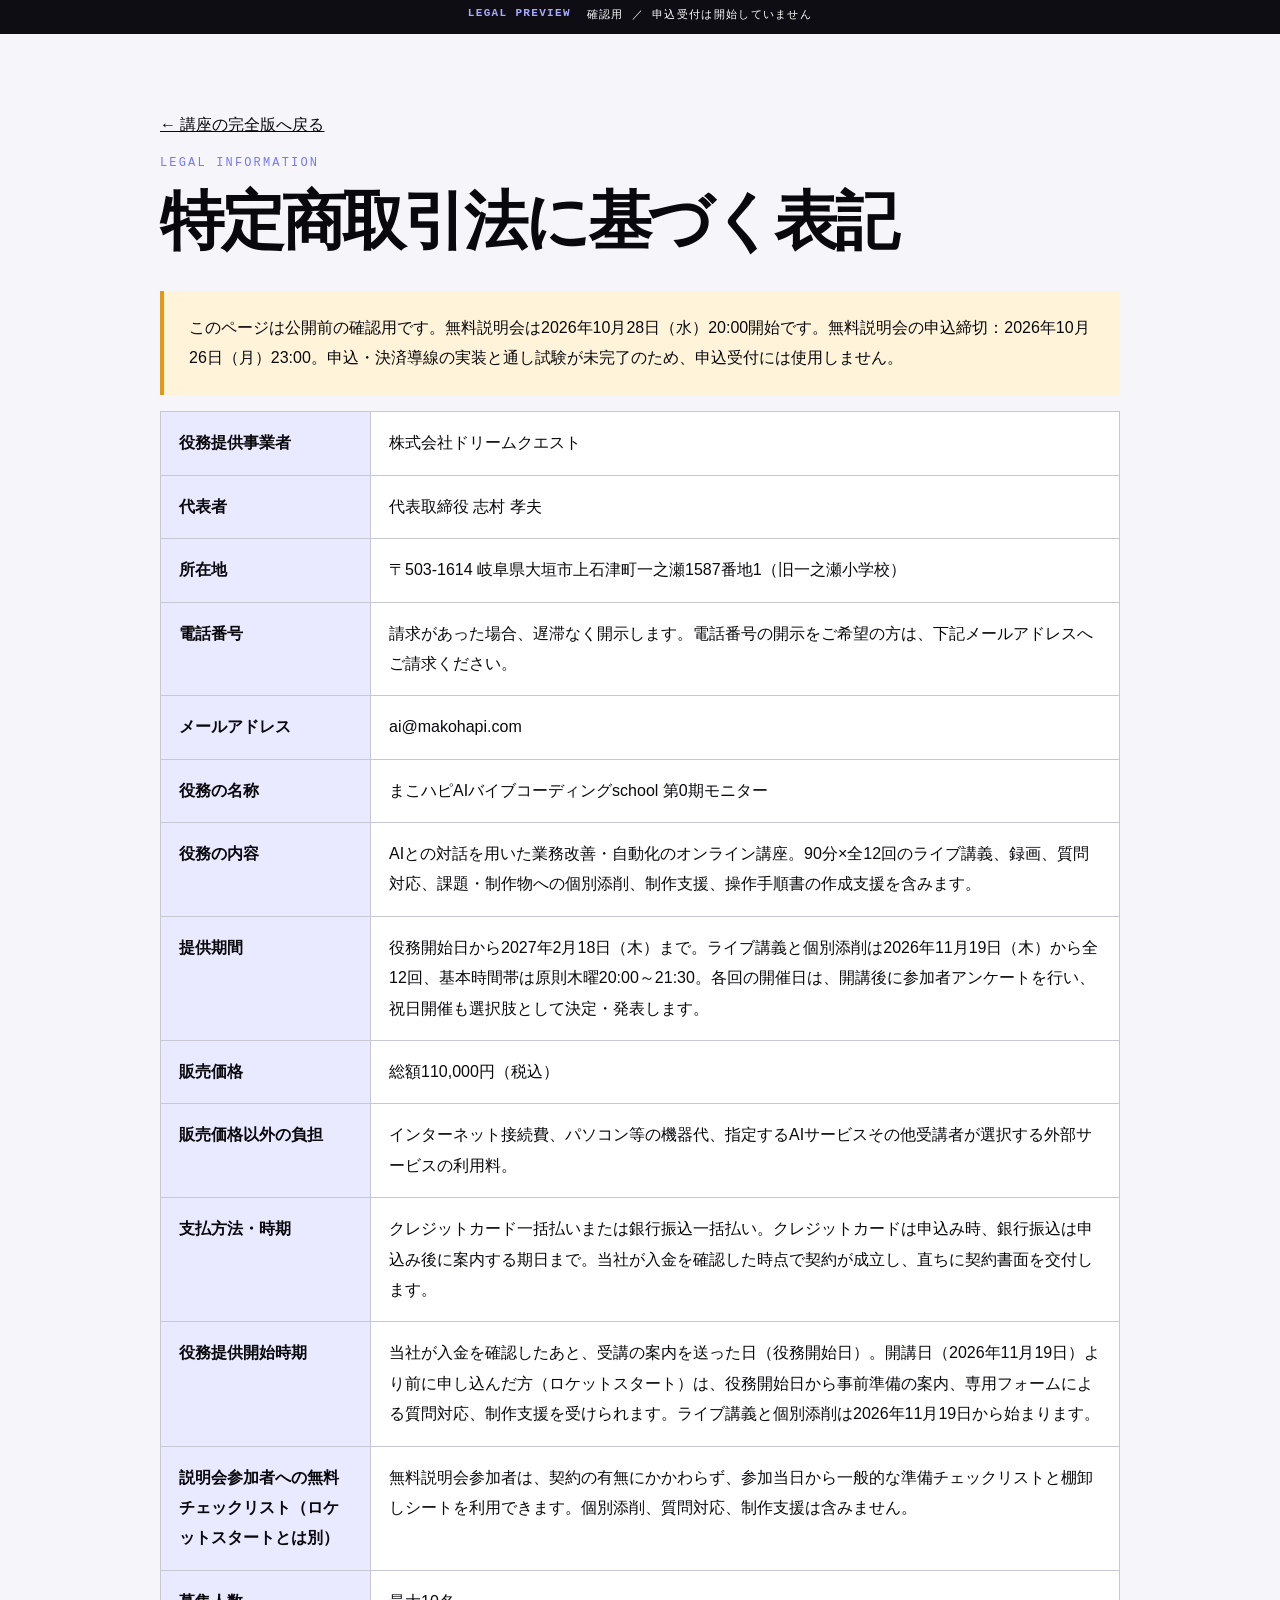
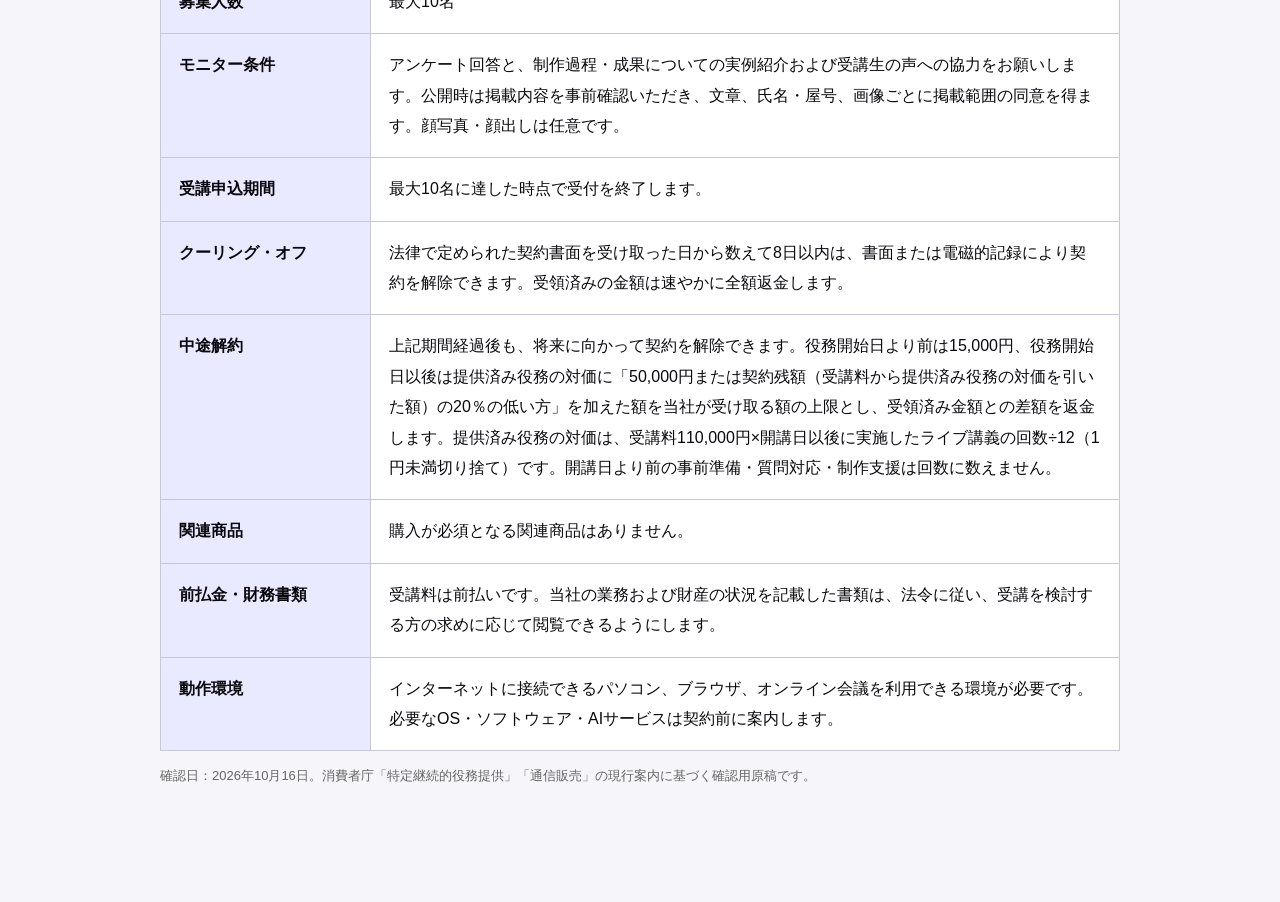
<file: tokushoho.html>
<!doctype html>
<html lang="ja">
<head>
  <meta charset="utf-8">
  <meta name="viewport" content="width=device-width,initial-scale=1">
  <meta name="robots" content="noindex,nofollow">
  <title>特定商取引法に基づく表記｜まこハピAIバイブコーディングschool</title>
  <link rel="stylesheet" href="design.css">
</head>
<body class="legal-page"><div class="preview-bar"><b>LEGAL PREVIEW</b><span>確認用 ／ 申込受付は開始していません</span></div>
<main class="legal-wrap"><p><a href="complete.html">← 講座の完全版へ戻る</a></p><div class="eyebrow">LEGAL INFORMATION</div><h1>特定商取引法に基づく表記</h1><p class="legal-alert">このページは公開前の確認用です。無料説明会は2026年10月28日（水）20:00開始です。無料説明会の申込締切：2026年10月26日（月）23:00。申込・決済導線の実装と通し試験が未完了のため、申込受付には使用しません。</p>
<table class="legal-table">
<tr><th>役務提供事業者</th><td>株式会社ドリームクエスト</td></tr>
<tr><th>代表者</th><td>代表取締役 志村 孝夫</td></tr>
<tr><th>所在地</th><td>〒503-1614 岐阜県大垣市上石津町一之瀬1587番地1（旧一之瀬小学校）</td></tr>
<tr><th>電話番号</th><td>請求があった場合、遅滞なく開示します。電話番号の開示をご希望の方は、下記メールアドレスへご請求ください。</td></tr>
<tr><th>メールアドレス</th><td>ai@makohapi.com</td></tr>
<tr><th>役務の名称</th><td>まこハピAIバイブコーディングschool 第0期モニター</td></tr>
<tr><th>役務の内容</th><td>AIとの対話を用いた業務改善・自動化のオンライン講座。90分×全12回のライブ講義、録画、質問対応、課題・制作物への個別添削、制作支援、操作手順書の作成支援を含みます。</td></tr>
<tr><th>提供期間</th><td>役務開始日から2027年2月18日（木）まで。ライブ講義と個別添削は2026年11月19日（木）から全12回、基本時間帯は原則木曜20:00～21:30。各回の開催日は、開講後に参加者アンケートを行い、祝日開催も選択肢として決定・発表します。</td></tr>
<tr><th>販売価格</th><td>総額110,000円（税込）</td></tr>
<tr><th>販売価格以外の負担</th><td>インターネット接続費、パソコン等の機器代、指定するAIサービスその他受講者が選択する外部サービスの利用料。</td></tr>
<tr><th>支払方法・時期</th><td>クレジットカード一括払いまたは銀行振込一括払い。クレジットカードは申込み時、銀行振込は申込み後に案内する期日まで。当社が入金を確認した時点で契約が成立し、直ちに契約書面を交付します。</td></tr>
<tr><th>役務提供開始時期</th><td>当社が入金を確認したあと、受講の案内を送った日（役務開始日）。開講日（2026年11月19日）より前に申し込んだ方（ロケットスタート）は、役務開始日から事前準備の案内、専用フォームによる質問対応、制作支援を受けられます。ライブ講義と個別添削は2026年11月19日から始まります。</td></tr>
<tr><th>説明会参加者への無料チェックリスト（ロケットスタートとは別）</th><td>無料説明会参加者は、契約の有無にかかわらず、参加当日から一般的な準備チェックリストと棚卸しシートを利用できます。個別添削、質問対応、制作支援は含みません。</td></tr>
<tr><th>募集人数</th><td>最大10名</td></tr>
<tr><th>モニター条件</th><td>アンケート回答と、制作過程・成果についての実例紹介および受講生の声への協力をお願いします。公開時は掲載内容を事前確認いただき、文章、氏名・屋号、画像ごとに掲載範囲の同意を得ます。顔写真・顔出しは任意です。</td></tr>
<tr><th>受講申込期間</th><td>最大10名に達した時点で受付を終了します。</td></tr>
<tr><th>クーリング・オフ</th><td>法律で定められた契約書面を受け取った日から数えて8日以内は、書面または電磁的記録により契約を解除できます。受領済みの金額は速やかに全額返金します。</td></tr>
<tr><th>中途解約</th><td>上記期間経過後も、将来に向かって契約を解除できます。役務開始日より前は15,000円、役務開始日以後は提供済み役務の対価に「50,000円または契約残額（受講料から提供済み役務の対価を引いた額）の20％の低い方」を加えた額を当社が受け取る額の上限とし、受領済み金額との差額を返金します。提供済み役務の対価は、受講料110,000円×開講日以後に実施したライブ講義の回数÷12（1円未満切り捨て）です。開講日より前の事前準備・質問対応・制作支援は回数に数えません。</td></tr>
<tr><th>関連商品</th><td>購入が必須となる関連商品はありません。</td></tr>
<tr><th>前払金・財務書類</th><td>受講料は前払いです。当社の業務および財産の状況を記載した書類は、法令に従い、受講を検討する方の求めに応じて閲覧できるようにします。</td></tr>
<tr><th>動作環境</th><td>インターネットに接続できるパソコン、ブラウザ、オンライン会議を利用できる環境が必要です。必要なOS・ソフトウェア・AIサービスは契約前に案内します。</td></tr>
</table>
<p class="legal-source">確認日：2026年10月16日。消費者庁「特定継続的役務提供」「通信販売」の現行案内に基づく確認用原稿です。</p>
</main></body></html>
</file>
<file: design.css>
:root{--ink:#09090d;--navy:#303391;--violet:#7779f1;--paper:#f7f6f2;--white:#fff;--line:#b8b9ff;--mono:"Courier New",ui-monospace,monospace;--sans:Arial,"Noto Sans JP",sans-serif}
*{box-sizing:border-box}html{scroll-behavior:smooth}body{margin:0;background:var(--paper);color:var(--ink);font-family:var(--sans);line-height:1.7}a{color:inherit}.skip{position:fixed;left:12px;top:-80px;z-index:99;background:#fff;padding:10px}.skip:focus{top:10px}.preview-bar{min-height:34px;padding:7px 4vw;background:#0d0d13;color:#fff;display:flex;justify-content:center;gap:16px;font:11px var(--mono);letter-spacing:.12em}.preview-bar b{color:#a9aaff}.site-header{height:84px;padding:0 4vw;display:flex;align-items:center;justify-content:space-between;background:var(--paper);border-bottom:1px solid #d8d7d2;position:relative;z-index:10}.logo{text-decoration:none;display:flex;align-items:center;gap:12px}.logo-mark{display:grid;place-items:center;width:42px;height:42px;background:var(--navy);color:white;font-size:25px;font-weight:900}.logo b{display:block;font-size:16px;letter-spacing:.04em}.logo small{display:block;font:9px var(--mono);letter-spacing:.16em;color:#666}.site-header nav{display:flex;align-items:center;gap:24px;font:12px var(--mono);letter-spacing:.08em}.site-header nav a{text-decoration:none}.menu-button{display:none;border:0;background:none;font:12px var(--mono)}
.hero{min-height:850px;padding:88px 6vw 0;display:grid;grid-template-columns:1.05fr .95fr;grid-template-rows:1fr auto;gap:30px;background:#fff}.kicker,.eyebrow{font:12px var(--mono);letter-spacing:.18em;color:var(--violet);text-transform:uppercase}.hero h1{margin:22px 0 30px;font-size:clamp(56px,6vw,102px);line-height:.88;letter-spacing:-.065em}.hero h1 span{display:block;margin-bottom:18px;font-size:clamp(18px,1.8vw,28px);line-height:1.2;letter-spacing:-.02em}.hero-copy>p{font-size:17px}.hero-links{display:flex;align-items:center;gap:24px;margin-top:34px}.button{display:inline-flex;align-items:center;justify-content:center;min-height:52px;padding:0 26px;border:1px solid var(--navy);background:var(--navy);color:#fff;text-decoration:none;font:700 13px var(--mono);letter-spacing:.08em;cursor:pointer}.cube-stage{position:relative;min-height:590px;align-self:center}.frame{position:absolute;inset:5% 2% 8% 12%;border:2px solid var(--line)}.frame:before,.frame:after{content:"";position:absolute;background:#fff}.frame:before{width:70%;height:8px;left:15%;top:-5px}.frame:after{width:8px;height:62%;right:-5px;top:19%}.ring{position:absolute;width:140px;height:140px;border:2px solid var(--violet);border-radius:50%;left:38%;top:10%}.ring:after{content:"";position:absolute;width:80px;height:80px;border-radius:50%;background:var(--navy);right:-34px;top:-5px}.cube{position:absolute;width:96px;height:96px;border:2px solid var(--violet);background:#fff}.cube:before{content:"";position:absolute;left:15px;top:-17px;width:66px;height:32px;border:2px solid var(--violet);transform:skewY(-28deg);background:#fff}.cube:after{content:"";position:absolute;right:-17px;top:-9px;width:32px;height:82px;border:2px solid var(--violet);transform:skewY(-28deg);background:var(--navy)}.c1{left:15%;top:20%;height:210px}.c1:after{height:196px}.c2{left:58%;top:38%}.c3{left:25%;top:67%}.c4{left:64%;top:68%}.c5{left:48%;top:53%;width:72px;height:72px}.c6{left:78%;top:16%;width:70px;height:70px}.stage-label{position:absolute;right:6%;bottom:2%;font:11px var(--mono);letter-spacing:.2em;color:var(--navy)}.hero-facts{grid-column:1/-1;display:grid;grid-template-columns:repeat(3,1fr);border-top:1px solid #bbb}.hero-facts>div{padding:24px;border-right:1px solid #bbb;display:flex;align-items:end;gap:8px}.hero-facts small{margin-right:auto;font:11px var(--mono);letter-spacing:.12em}.hero-facts b{font-size:56px;line-height:1}.hero-facts span{font-size:14px;margin-bottom:6px}
.dark-section,.violet-section,.white-section,.time-band{padding:110px 6vw}.dark-section{background:var(--navy);color:#fff}.violet-section{background:var(--violet);color:#fff}.outlined-label{border:1px solid currentColor;padding:10px 16px;display:inline-block;font:11px var(--mono);letter-spacing:.17em}.pain{display:grid;grid-template-columns:.8fr 1.2fr;gap:8vw;align-items:center}.pain h2,.vision h2,.purpose h2{font-size:clamp(48px,6vw,86px);line-height:.96;letter-spacing:-.055em;margin:32px 0}.pain .lead{font-size:20px;margin:0 0 34px}.arrow-list{list-style:none;padding:0;margin:0;border-top:1px solid rgba(255,255,255,.35)}.arrow-list li{padding:14px 0 14px 27px;border-bottom:1px solid rgba(255,255,255,.25);position:relative}.arrow-list li:before{content:"↗";position:absolute;left:0;color:#a9aaff}.closing-line{font-weight:700;margin-top:28px}.geo-figure{height:520px;position:relative}.geo-figure span{position:absolute;border:2px solid #b9baff}.geo-figure span:nth-child(1){width:170px;height:270px;left:15%;top:12%;transform:skewY(-25deg)}.geo-figure span:nth-child(2){width:150px;height:150px;left:42%;top:45%;background:#fff}.geo-figure span:nth-child(3){width:90px;height:90px;left:4%;bottom:5%;border-radius:50%}
.vision{display:grid;grid-template-columns:1fr 1fr;gap:10vw}.vision-statement{font-size:30px}.vision-copy{font-size:19px;padding-top:50px}.process{display:flex;align-items:center;flex-wrap:wrap;gap:10px;margin-top:40px}.process span{border:1px solid #fff;padding:12px 16px;font:700 13px var(--mono)}.process i{font-style:normal}.section-title-row{display:grid;grid-template-columns:1fr 1fr;gap:8vw;align-items:end;margin-bottom:62px}.section-title-row h2,.instructor h2,.requirements h2,.faq h2,.final-cta h2{font-size:clamp(42px,5vw,76px);line-height:1;letter-spacing:-.055em;margin:20px 0 0}.section-title-row>p{font-size:24px;font-weight:700}.goal-grid,.months{display:grid;grid-template-columns:repeat(3,1fr);border:1px solid #aaa}.goal-grid article,.months article{padding:34px;min-height:350px;border-right:1px solid #aaa}.goal-grid article:last-child,.months article:last-child{border:0}.goal-grid article>span,.months article>span{font:12px var(--mono);letter-spacing:.15em;color:var(--violet)}.goal-grid h3,.months h3{font-size:25px;line-height:1.25}.mini-cube{width:68px;height:68px;margin:54px 0 40px;border:2px solid var(--navy);box-shadow:14px -14px 0 -2px var(--paper),14px -14px 0 0 var(--violet)}.fast-track{margin-top:28px;padding:28px 34px;background:var(--navy);color:#fff;display:flex;gap:40px;align-items:center}.fast-track b{font-size:24px;white-space:nowrap}.fast-track p{margin:0}.annotation{font-size:12px;color:#666;margin-top:18px}.time-band{display:grid;grid-template-columns:1.2fr .8fr 1fr;gap:5vw;background:#e6e6ff;align-items:center}.time-band h2{font-size:48px;line-height:1.05}.time-number b{font-size:74px;color:var(--navy);line-height:1}.time-number span{display:block}.section-title-row.light .eyebrow{color:#bdbdff}.cases-grid{display:grid;grid-template-columns:repeat(5,1fr);border-top:1px solid rgba(255,255,255,.45);border-left:1px solid rgba(255,255,255,.45)}.cases-grid article{padding:25px;min-height:215px;border-right:1px solid rgba(255,255,255,.45);border-bottom:1px solid rgba(255,255,255,.45)}.cases-grid b{font:12px var(--mono);color:#bdbdff}.cases-grid span{display:block;margin-top:38px;font:10px var(--mono);letter-spacing:.1em}.cases-grid h3{font-size:18px;line-height:1.4}.light-note{color:#d4d4ff}.months article{min-height:320px}.months h3{margin-top:60px}.months b{display:block;margin-bottom:18px}.support{display:grid;grid-template-columns:1fr 1fr;gap:8vw}.support h2{font-size:clamp(42px,5vw,70px);line-height:1.05}.support-list article{display:flex;gap:24px;padding:26px 0;border-bottom:1px solid rgba(255,255,255,.55)}.support-list article>b{display:grid;place-items:center;width:54px;height:54px;border:1px solid #fff;font-size:24px}.support-list h3,.support-list p{margin:0}.instructor{display:grid;grid-template-columns:1fr 1fr;gap:8vw;align-items:center}.portrait-placeholder{min-height:570px;background:var(--navy);color:#fff;display:grid;place-items:center;position:relative;font:16px var(--mono);letter-spacing:.18em;text-align:center}.portrait-placeholder:before{content:"";position:absolute;inset:7%;border:1px solid #aeb0ff}.portrait-cubes i{position:absolute;width:70px;height:70px;border:1px solid #fff}.portrait-cubes i:nth-child(1){left:12%;bottom:14%}.portrait-cubes i:nth-child(2){right:14%;top:16%}.portrait-cubes i:nth-child(3){right:20%;bottom:20%;border-radius:50%}.instructor-copy h3{font-size:30px;margin:35px 0 0}.role{font:12px var(--mono);letter-spacing:.1em;color:var(--navy)}.purpose{display:grid;grid-template-columns:.8fr 1.2fr;gap:8vw;align-items:center}.purpose>div:last-child>p{font-size:19px;max-width:720px}.purpose-sign{font:700 22px var(--mono);letter-spacing:.13em;margin-top:40px}.purpose-mark{height:450px;position:relative}.purpose-mark span{position:absolute;border:2px solid #bbbdfd;width:110px;height:110px}.purpose-mark span:nth-child(1){left:12%;top:10%;height:260px}.purpose-mark span:nth-child(2){left:50%;top:18%;border-radius:50%}.purpose-mark span:nth-child(3){left:45%;bottom:8%}.purpose-mark span:nth-child(4){right:3%;bottom:30%}
.requirements{display:grid;grid-template-columns:1fr 1.1fr;gap:7vw}.price-side .price{font-size:72px;font-weight:900;letter-spacing:-.05em;color:var(--navy)}.price small{font-size:30px}.price em{font-size:13px;font-style:normal;margin-left:10px}.requirements dl{margin:0;border-top:1px solid #999}.requirements dl>div{display:grid;grid-template-columns:140px 1fr;gap:20px;padding:18px 0;border-bottom:1px solid #bbb}.requirements dt{font:11px var(--mono);letter-spacing:.1em;color:#666}.requirements dd{margin:0;font-weight:700}.requirements-note{grid-column:1/-1;padding:30px;background:#e7e7ff;display:flex;align-items:center;gap:28px}.requirements-note>b{font-size:22px}.requirements-note p{margin:0;flex:1}.faq{display:grid;grid-template-columns:.8fr 1.2fr;gap:8vw;padding-top:70px}.faq details{border-top:1px solid #999;padding:20px 0}.faq details:last-child{border-bottom:1px solid #999}.faq summary{font-weight:700;cursor:pointer}.faq details p{padding-left:24px}.final-cta{display:flex;align-items:end;justify-content:space-between;gap:40px}.light-button{background:#fff;color:var(--navy);border-color:#fff}footer{background:var(--navy);color:#fff;padding:50px 6vw;display:grid;grid-template-columns:1fr 1fr;gap:36px;font:11px var(--mono);letter-spacing:.1em}footer>div{display:flex;justify-content:space-between;gap:20px}footer a{color:#fff}footer small{grid-column:1/-1;border-top:1px solid rgba(255,255,255,.4);padding-top:20px}dialog{max-width:600px;border:0;padding:42px;box-shadow:0 20px 80px #0008}dialog::backdrop{background:#191a64cc}
@media(max-width:900px){.site-header nav{display:none;position:absolute;top:84px;left:0;right:0;background:#fff;padding:20px 4vw;flex-direction:column;align-items:flex-start;border-bottom:1px solid #aaa}.site-header nav.open{display:flex}.menu-button{display:block}.hero{grid-template-columns:1fr;padding-top:60px}.cube-stage{min-height:480px}.hero-facts{grid-template-columns:1fr}.hero-facts>div{border-right:0;border-bottom:1px solid #bbb}.pain,.vision,.support,.instructor,.purpose,.requirements,.faq{grid-template-columns:1fr}.geo-figure,.purpose-mark{height:330px}.goal-grid,.months{grid-template-columns:1fr}.goal-grid article,.months article{border-right:0;border-bottom:1px solid #aaa;min-height:260px}.cases-grid{grid-template-columns:repeat(2,1fr)}.time-band{grid-template-columns:1fr}.requirements-note{grid-column:auto;align-items:flex-start;flex-direction:column}.final-cta{align-items:flex-start;flex-direction:column}.section-title-row{grid-template-columns:1fr;gap:20px}}
@media(max-width:560px){.preview-bar{justify-content:flex-start;overflow:hidden;white-space:nowrap}.preview-bar span{display:none}.site-header{height:70px}.logo small{display:none}.hero{padding:48px 22px 0;min-height:auto}.hero h1{font-size:48px}.hero h1 span{font-size:16px}.hero-copy>p{font-size:15px}.hero-links{align-items:flex-start;flex-direction:column}.cube-stage{min-height:380px}.cube{transform:scale(.72)}.hero-facts>div{padding:18px}.dark-section,.violet-section,.white-section,.time-band{padding:72px 22px}.pain h2,.vision h2,.purpose h2,.section-title-row h2,.instructor h2,.requirements h2,.faq h2,.final-cta h2{font-size:42px}.pain .lead,.vision-copy,.section-title-row>p{font-size:17px}.geo-figure{height:250px}.goal-grid article,.months article{padding:26px}.fast-track{align-items:flex-start;flex-direction:column;gap:8px}.fast-track b{white-space:normal}.cases-grid{grid-template-columns:1fr}.cases-grid article{min-height:155px}.section-title-row{margin-bottom:38px}.portrait-placeholder{min-height:400px}.requirements dl>div{grid-template-columns:1fr;gap:4px}.price-side .price{font-size:54px}.final-cta{padding-bottom:90px}footer{grid-template-columns:1fr}footer>div{flex-direction:column}footer small{grid-column:auto}}
/* Typography refinement: keep the poster-like mood while improving long-form reading. */
body{font-size:16px;line-height:1.78;overflow-x:hidden}
.hero{padding-top:76px}
.hero h1{font-size:clamp(50px,5.25vw,84px);line-height:.94;letter-spacing:-.055em}
.hero h1 span{font-size:clamp(17px,1.55vw,24px);line-height:1.35}
.hero-copy>p{font-size:16px;line-height:1.9}
.pain h2{font-size:clamp(40px,4.15vw,64px);line-height:1.04}
.vision h2,.purpose h2{font-size:clamp(42px,4.7vw,72px);line-height:1.02}
.section-title-row h2,.instructor h2,.requirements h2,.faq h2,.final-cta h2{font-size:clamp(38px,4.25vw,66px);line-height:1.06}
.section-title-row>p{font-size:21px;line-height:1.65}
.cases-title span{display:block}
.pain .lead{font-size:18px;line-height:1.85}
.arrow-list li{font-size:15px;line-height:1.75}
.vision-statement{font-size:27px;line-height:1.65}
.vision-copy{font-size:17px;line-height:1.9}
.goal-grid h3,.months h3{font-size:22px}
.goal-grid p,.months p,.instructor-copy>p,.purpose>div:last-child>p{font-size:15px;line-height:1.9}
.fast-track b{font-size:21px}
.time-band h2{font-size:43px}.time-number b{font-size:66px}
.cases-grid h3{font-size:16px}.cases-grid article{min-height:195px}
.support h2{font-size:clamp(38px,4.25vw,64px);line-height:1.08}
.support h2 span{display:block}
.support-list h3{font-size:18px}.support-list p{font-size:14px}
.price-side .price{font-size:64px}
.faq summary{font-size:16px}.faq details p{font-size:14px;line-height:1.9}
.dark-section,.violet-section,.white-section,.time-band{padding-top:96px;padding-bottom:96px}
@media(max-width:560px){
  body{font-size:15px}
  .hero{padding-top:42px}
  .hero h1{font-size:41px;line-height:1;letter-spacing:-.045em}
  .hero h1 span{font-size:15px;line-height:1.45;margin-bottom:15px}
  .hero-copy>p{font-size:14px;line-height:1.85}
  .dark-section,.violet-section,.white-section,.time-band{padding-top:62px;padding-bottom:62px}
  .pain h2,.vision h2,.purpose h2,.section-title-row h2,.instructor h2,.requirements h2,.faq h2,.final-cta h2{font-size:35px;line-height:1.1;letter-spacing:-.04em}
  .section-title-row .cases-title{font-size:clamp(25px,7.5vw,35px);letter-spacing:-.05em}
  .cases-title span{white-space:nowrap}
  .pain .lead,.vision-copy,.section-title-row>p{font-size:16px}
  .arrow-list li{font-size:14px}
  .vision-statement{font-size:22px}
  .goal-grid h3,.months h3{font-size:21px}
  .time-band h2{font-size:35px}.time-number b{font-size:56px}
  .support h2{font-size:clamp(22px,7vw,35px);letter-spacing:-.05em}
  .support h2 span{white-space:nowrap}
  .price-side .price{font-size:49px}
  .faq summary{font-size:15px}
  .cube-stage{width:100%;overflow:hidden}
  .stage-label{right:12px;font-size:9px;letter-spacing:.12em;white-space:nowrap}
  .hero-facts>div{display:grid;grid-template-columns:1fr auto auto;width:100%;gap:7px;align-items:end}
  .hero-facts small{margin-right:0}.hero-facts b{font-size:46px}.hero-facts span{margin-bottom:4px}
}
.fact-value{display:flex;align-items:end;gap:8px;margin-bottom:0!important}.fact-value em{font-size:14px;font-style:normal;margin-bottom:6px;white-space:nowrap}
.hero-goal{margin:24px 0;padding:18px 20px;border-left:3px solid var(--violet);background:#ededff;font-weight:700}.hero-goal small,.complete-goal small{display:block;margin-top:8px;font-size:12px;font-weight:400;line-height:1.6}.consent-note{grid-column:1/-1;margin:0;padding:18px 22px;background:#f4f4fa;border-left:3px solid var(--violet);font-size:13px}
@media(max-width:560px){
  .site-header{width:100%;max-width:100vw;overflow:hidden}.menu-button{position:absolute;right:22px;display:block}
  .hero{width:100%;max-width:100vw;overflow:hidden}.hero>*{min-width:0}.hero-copy,.hero-copy>*{max-width:100%;box-sizing:border-box}.hero .kicker{font-size:9px;letter-spacing:.1em;white-space:normal;overflow-wrap:anywhere}.hero-goal{font-size:13px;line-height:1.7;overflow-wrap:anywhere}
  .cube-stage .c4,.cube-stage .c6,.stage-label{display:none}
  .hero-facts{width:100%;max-width:100%}.hero-facts>div{display:flex;width:100%;gap:12px;align-items:end;justify-content:flex-start}
  .hero-facts small{width:105px;flex:0 0 105px;margin-right:0}.hero-facts b{font-size:46px}.fact-value{margin-left:0}.fact-value em{margin-bottom:4px;font-size:13px}
}

/* Legal and application-flow preview pages. */
.legal-page{background:#f5f5fa;color:var(--ink)}.legal-wrap{width:min(960px,calc(100% - 44px));margin:0 auto;padding:60px 0 100px}.legal-wrap>h1{margin:18px 0 35px;font-size:clamp(38px,5vw,68px);line-height:1.05;letter-spacing:-.05em}.legal-wrap>h2,.cooling-box h2{margin:45px 0 12px;font-size:24px}.legal-wrap p,.legal-wrap li,.legal-table{line-height:1.9}.legal-alert{padding:22px 25px;background:#fff3d9;border-left:4px solid #e49916}.legal-meta,.legal-source{color:#666;font-size:13px}.legal-table{width:100%;border-collapse:collapse;background:#fff}.legal-table th,.legal-table td{padding:16px 18px;border:1px solid #c8c8d5;text-align:left;vertical-align:top}.legal-table th{width:210px;background:#e9e9ff}.cooling-box{margin:42px 0;padding:6px 25px 22px;border:3px solid #b31b34;color:#8e1027;background:#fff}.cooling-box h2{color:#8e1027}.flow-steps{list-style:none;padding:0;counter-reset:step}.flow-steps li{counter-increment:step;display:grid;grid-template-columns:46px 180px 1fr;gap:18px;align-items:start;padding:22px 0;border-bottom:1px solid #c8c8d5}.flow-steps li:before{content:counter(step,decimal-leading-zero);display:grid;place-items:center;width:42px;height:42px;background:var(--navy);color:#fff;font:12px var(--mono)}.flow-steps span{display:block}.status-list{list-style:none;padding:0}.status-list li{position:relative;padding:12px 14px 12px 42px;margin:7px 0;background:#fff}.status-list li:before{position:absolute;left:15px;font-weight:900}.status-list .done:before{content:"✓";color:#16754a}.status-list .pending:before{content:"!";color:#b15b00}
@media(max-width:650px){.legal-wrap{padding-top:42px}.legal-table,.legal-table tbody,.legal-table tr,.legal-table th,.legal-table td{display:block}.legal-table th{width:auto}.flow-steps li{grid-template-columns:46px 1fr}.flow-steps span{grid-column:2}}
@media(prefers-reduced-motion:reduce){html{scroll-behavior:auto}}

/* Complete guide: the long-form page shares the LP's visual language. */
.page-switch{padding:8px 12px;border:1px solid var(--navy);font-weight:700}
.complete-hero{min-height:720px;display:grid;grid-template-columns:minmax(0,1.35fr) minmax(280px,.65fr);gap:8vw;align-items:end}
.complete-hero-copy{max-width:900px}
.complete-hero h1{margin:24px 0 18px;font-size:clamp(52px,6vw,94px);line-height:.95;letter-spacing:-.06em}
.complete-hero h1 span{display:block;margin-bottom:22px;font-size:clamp(17px,1.6vw,25px);line-height:1.45;letter-spacing:0}
.complete-hero h2{margin:0 0 26px;font-size:clamp(25px,3vw,43px);line-height:1.2}
.complete-hero-copy>p{max-width:760px;font-size:17px}
.complete-goal{margin-top:25px;padding-top:24px;border-top:1px solid rgba(255,255,255,.4)}
.complete-summary{border-top:1px solid rgba(255,255,255,.45)}
.complete-summary>div{display:grid;grid-template-columns:1fr auto;gap:20px;padding:17px 0;border-bottom:1px solid rgba(255,255,255,.35)}
.complete-summary small{font:11px var(--mono);letter-spacing:.12em}.complete-summary b{font-size:19px;text-align:right}
.text-link-light{color:#fff;font:700 13px var(--mono);letter-spacing:.06em}
.long-section{display:block}.content-wrap{width:min(1180px,100%);margin:0 auto}.content-wrap.narrow{width:min(860px,100%)}
.content-wrap>h2{max-width:960px;margin:20px 0 35px;font-size:clamp(40px,5vw,72px);line-height:1.05;letter-spacing:-.055em}
.content-wrap>p{max-width:900px;font-size:17px}.two-column-text{display:grid;grid-template-columns:1fr 1fr;gap:7vw;margin-top:45px}.two-column-text h3{font-size:24px}
.check-list,.plain-list{list-style:none;padding:0;margin:0}.check-list li,.plain-list li{position:relative;padding:13px 0 13px 28px;border-bottom:1px solid rgba(255,255,255,.28)}
.check-list li:before{content:"✓";position:absolute;left:0;color:#bdbdff}.plain-list li:before{content:"→";position:absolute;left:0;color:var(--violet)}
.quote-stack{display:grid;gap:9px;margin:26px 0}.quote-stack span{padding:11px 15px;border-left:2px solid #fff;background:rgba(255,255,255,.08)}
.flow-line{display:flex;align-items:center;gap:12px;flex-wrap:wrap;margin:35px 0;padding:28px;background:#e8e8ff}.flow-line span{font-weight:700}.flow-line i{font-style:normal;color:var(--violet)}
.dark-text{color:var(--ink)}
.before-after{display:grid;gap:2px;margin-top:38px}.before-after article{display:grid;grid-template-columns:70px 1fr 40px 90px 1fr;align-items:center;gap:18px;padding:20px 24px;background:#fff;border:1px solid #c9c9d4}.before-after span{font:11px var(--mono);letter-spacing:.1em;color:var(--navy)}.before-after p{margin:0}.before-after b{text-align:center;color:var(--violet)}
.light-eyebrow{color:#e4e4ff}.idea-grid{display:grid;grid-template-columns:repeat(3,1fr);gap:1px;margin:38px 0;background:rgba(255,255,255,.35);border:1px solid rgba(255,255,255,.35)}.idea-grid span{padding:25px;background:var(--violet);font-weight:700}
.small-heading{margin-top:34px!important;font-size:20px!important}.instructor .plain-list li{border-color:#ccc}
.audience-grid{display:grid;grid-template-columns:1fr 1fr;gap:8vw}.audience-grid h2{font-size:clamp(34px,4vw,58px);line-height:1.05;letter-spacing:-.05em}.dark-check li,.audience-grid .plain-list li{border-color:#ccc}.dark-check li:before{color:var(--navy)}
.included-grid{grid-column:1/-1;display:grid;grid-template-columns:1fr 1fr;gap:1px;background:#bbb}.included-grid article{padding:30px;background:#fff}.included-grid h3{margin-top:0}.included-grid .plain-list li{border-color:#ccc}
.price-cards{display:grid;grid-template-columns:1fr 1fr;gap:18px;max-width:800px;margin:34px 0}.price-cards article{padding:28px;border:1px solid #aaa;display:flex;justify-content:space-between;align-items:end}.price-cards span{font-weight:700}.price-cards b{font-size:28px;color:var(--navy)}.price-cards em{display:block;font:11px var(--mono);font-style:normal;text-align:right;color:#666}
.future-grid,.entry-paths{display:grid;grid-template-columns:repeat(3,1fr);gap:1px;margin:40px 0;background:rgba(255,255,255,.35);border:1px solid rgba(255,255,255,.35)}.future-grid article{padding:30px;background:var(--navy)}.future-grid article>span,.entry-paths article>span{font:12px var(--mono);color:#bdbdff}.future-grid h3{font-size:23px}
.entry-paths{grid-template-columns:1fr 1fr;background:#bbb;border-color:#bbb}.entry-paths article{padding:32px;background:#fff}.entry-paths article>span{color:var(--violet)}.entry-paths h3{font-size:23px}.entry-paths .button{margin-top:16px}

@media(max-width:900px){
  .complete-hero{grid-template-columns:1fr;min-height:auto}.complete-summary{margin-top:30px}
  .two-column-text,.audience-grid,.included-grid{grid-template-columns:1fr}.idea-grid{grid-template-columns:1fr 1fr}.future-grid{grid-template-columns:1fr}.before-after article{grid-template-columns:70px 1fr}.before-after b{display:none}
}
@media(max-width:560px){
  .complete-hero{padding:62px 22px}.complete-hero h1{font-size:43px}.complete-hero h2{font-size:25px}.complete-hero-copy>p{font-size:15px}.complete-summary b{font-size:16px}
  .content-wrap>h2{font-size:35px}.content-wrap>p{font-size:15px}.two-column-text{gap:28px}.flow-line{align-items:flex-start;flex-direction:column}.flow-line i{transform:rotate(90deg)}
  .idea-grid,.entry-paths,.price-cards{grid-template-columns:1fr}.before-after article{grid-template-columns:1fr;gap:5px}.before-after article p{margin-bottom:12px}
  .audience-grid{gap:55px}.included-grid{grid-column:auto}.price-cards article{padding:22px}.price-cards b{font-size:24px}
}

.fast-track>div{min-width:0;flex:1}.fast-track>div p+p{margin-top:12px}

/* Physical AI outlook: an invitation before the final course entry. */
.physical-vision{padding:100px 28px;background:#f3f0e7;color:#263d2e}.physical-vision .vision-reading{max-width:790px;margin:0 auto}.physical-vision .vision-label{font-size:13px;letter-spacing:.12em;color:#627253;margin:0 0 18px}.physical-vision h2{font-size:clamp(29px,3.5vw,44px);line-height:1.65;letter-spacing:.01em;margin:0 0 34px}.physical-vision p{font-size:16px;font-weight:400;line-height:2.15;margin:0 0 24px}.physical-vision .vision-threshold{font-weight:600;border-left:3px solid #8b9c6d;padding-left:22px;margin:34px 0}.physical-vision .vision-invitation{font-size:clamp(23px,2.6vw,32px);font-weight:600;line-height:1.8;margin:42px 0 0;letter-spacing:.01em}
@media(max-width:600px){.physical-vision{padding:64px 22px}.physical-vision h2{margin-bottom:27px}.physical-vision p{font-size:15px;line-height:2.1}.physical-vision .vision-threshold{padding-left:16px}.physical-vision .vision-invitation{font-size:23px;margin-top:32px}}

.physical-vision h2 span,.physical-vision .vision-invitation span{display:inline-block}

/* Case verification labels: distinguish tested scope from work still in progress. */
.cases-grid article em{display:inline-block;margin-top:10px;padding:4px 8px;border:1px solid rgba(255,255,255,.34);border-radius:999px;color:rgba(255,255,255,.78);font:normal 10px var(--mono);letter-spacing:.06em}
.cases-grid article .case-status-progress{border-color:#f0bf66;color:#ffd990}
.industry-examples{margin-top:70px;padding-top:56px;border-top:1px solid rgba(255,255,255,.45)}.industry-heading{display:grid;grid-template-columns:1.2fr 1fr;gap:8vw;align-items:end;margin-bottom:30px}.industry-heading h3{font-size:clamp(28px,3vw,46px);line-height:1.1;margin:16px 0 0}.industry-heading p{font-size:17px}.industry-grid{display:grid;grid-template-columns:repeat(4,1fr);border-top:1px solid rgba(255,255,255,.35);border-left:1px solid rgba(255,255,255,.35)}.industry-grid article{padding:24px;min-height:190px;border-right:1px solid rgba(255,255,255,.35);border-bottom:1px solid rgba(255,255,255,.35)}.industry-grid span{font:11px var(--mono);letter-spacing:.08em;color:#bdbdff}.industry-grid h4{font-size:18px;line-height:1.4;margin:28px 0 0}.industry-grid em{display:inline-block;margin-top:12px;padding:4px 8px;border:1px solid rgba(255,255,255,.34);border-radius:999px;color:rgba(255,255,255,.78);font:normal 10px var(--mono)}.industry-grid .case-status-progress{border-color:#f0bf66;color:#ffd990}
@media(max-width:900px){.industry-heading{grid-template-columns:1fr}.industry-grid{grid-template-columns:repeat(2,1fr)}}
@media(max-width:560px){.industry-examples{margin-top:48px;padding-top:42px}.industry-grid{grid-template-columns:1fr}.industry-grid article{min-height:150px}}
</file>
